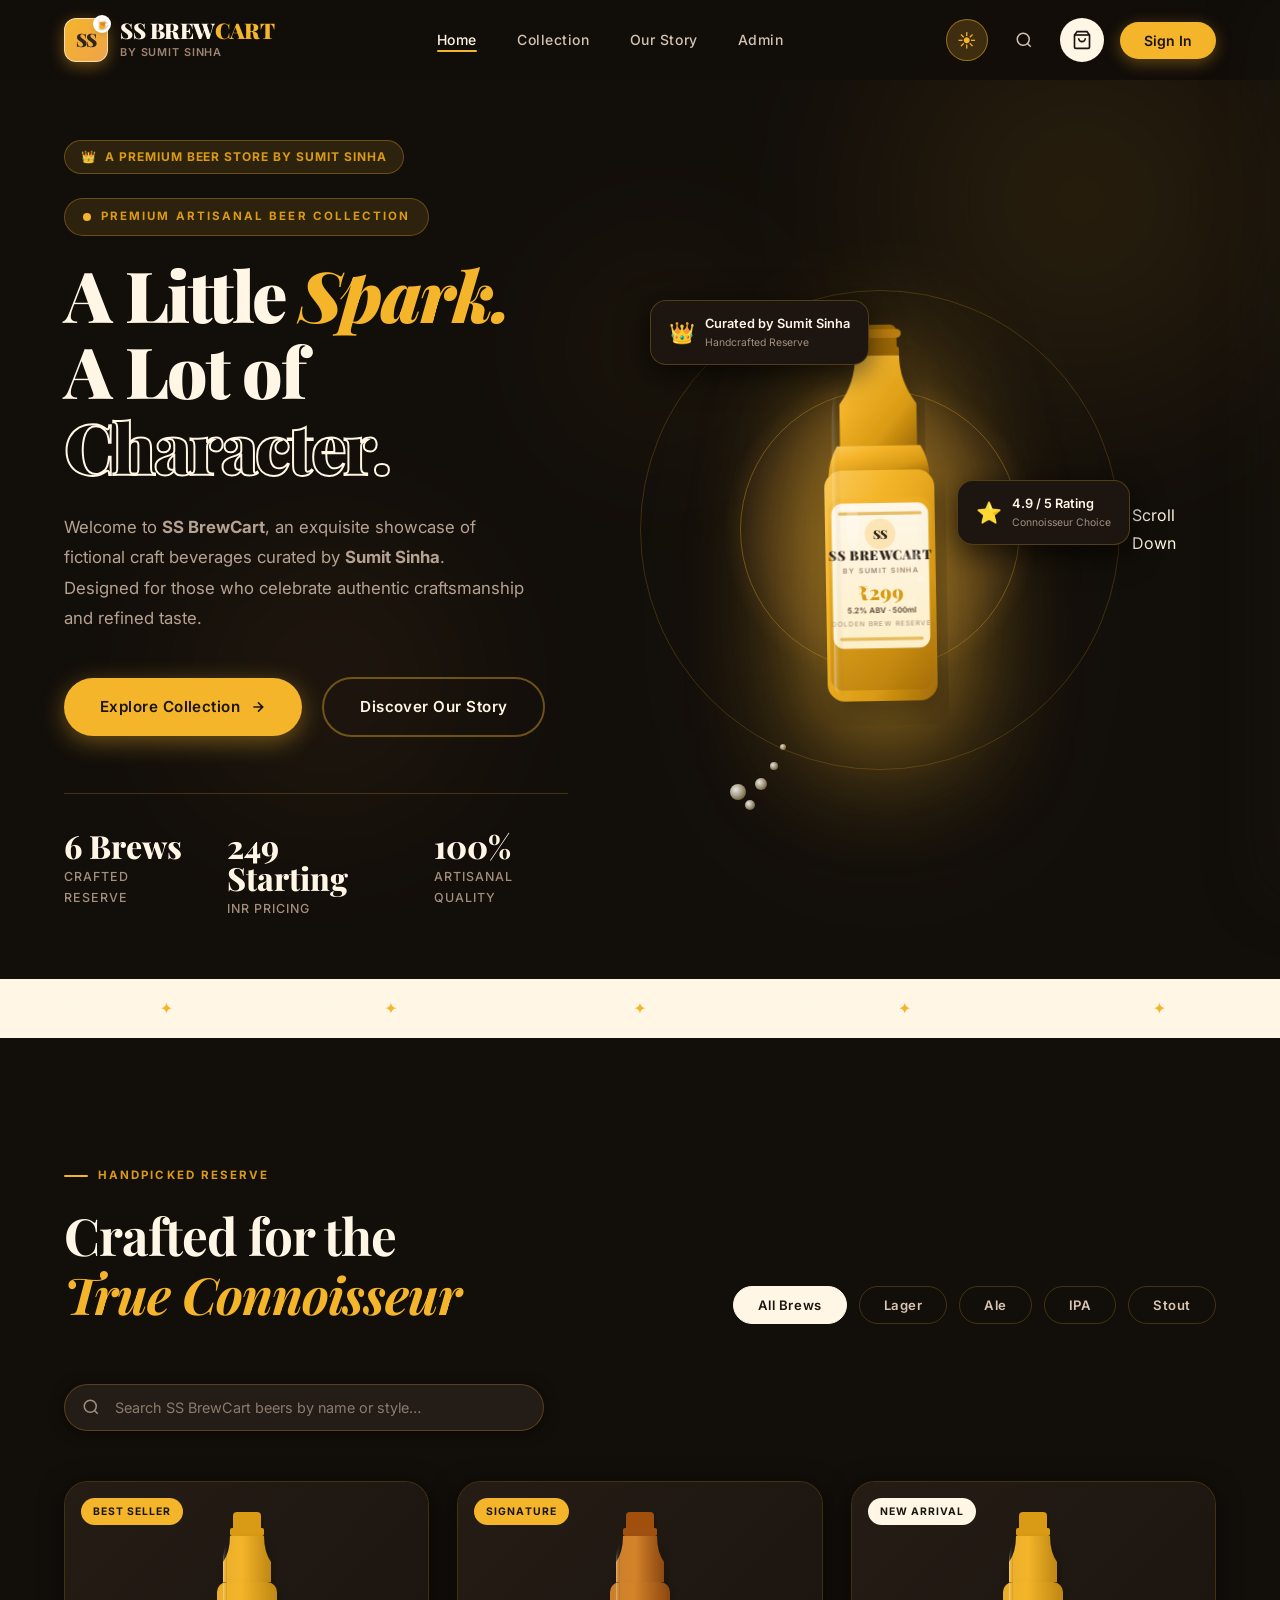
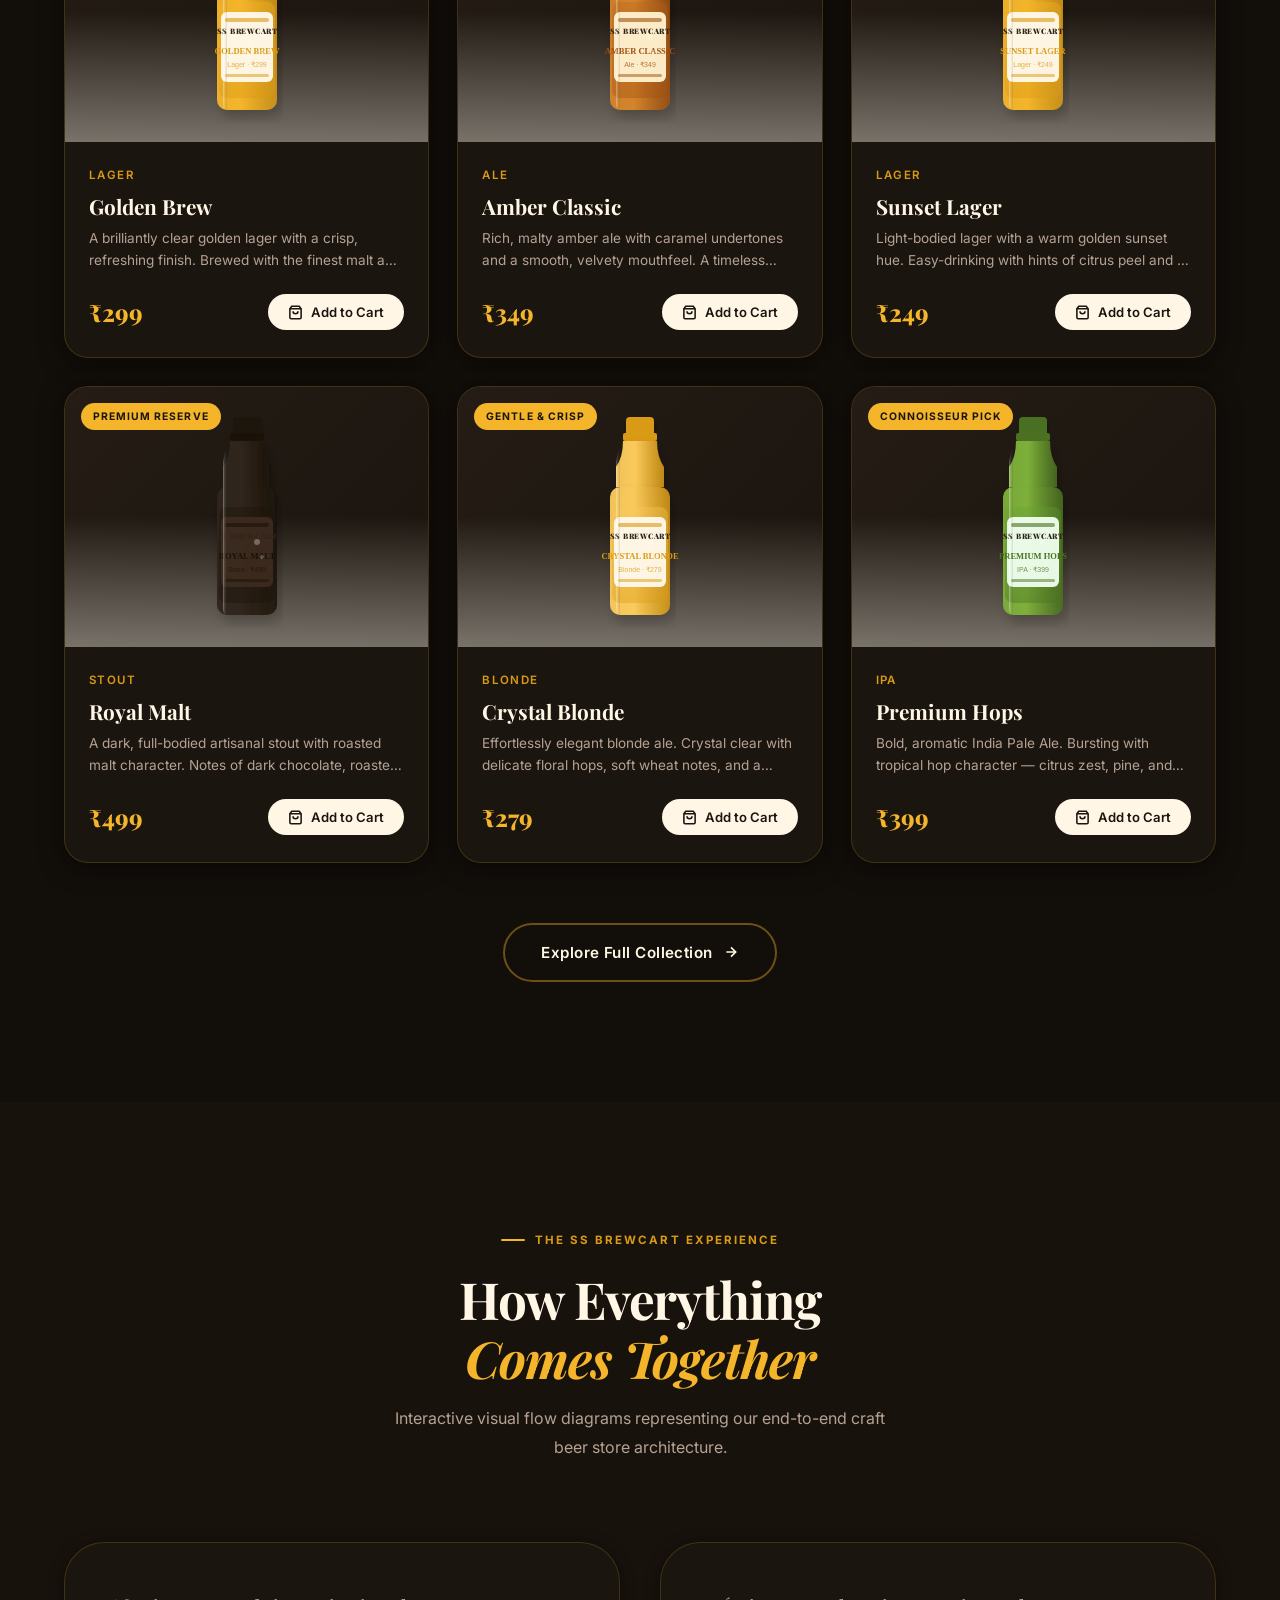
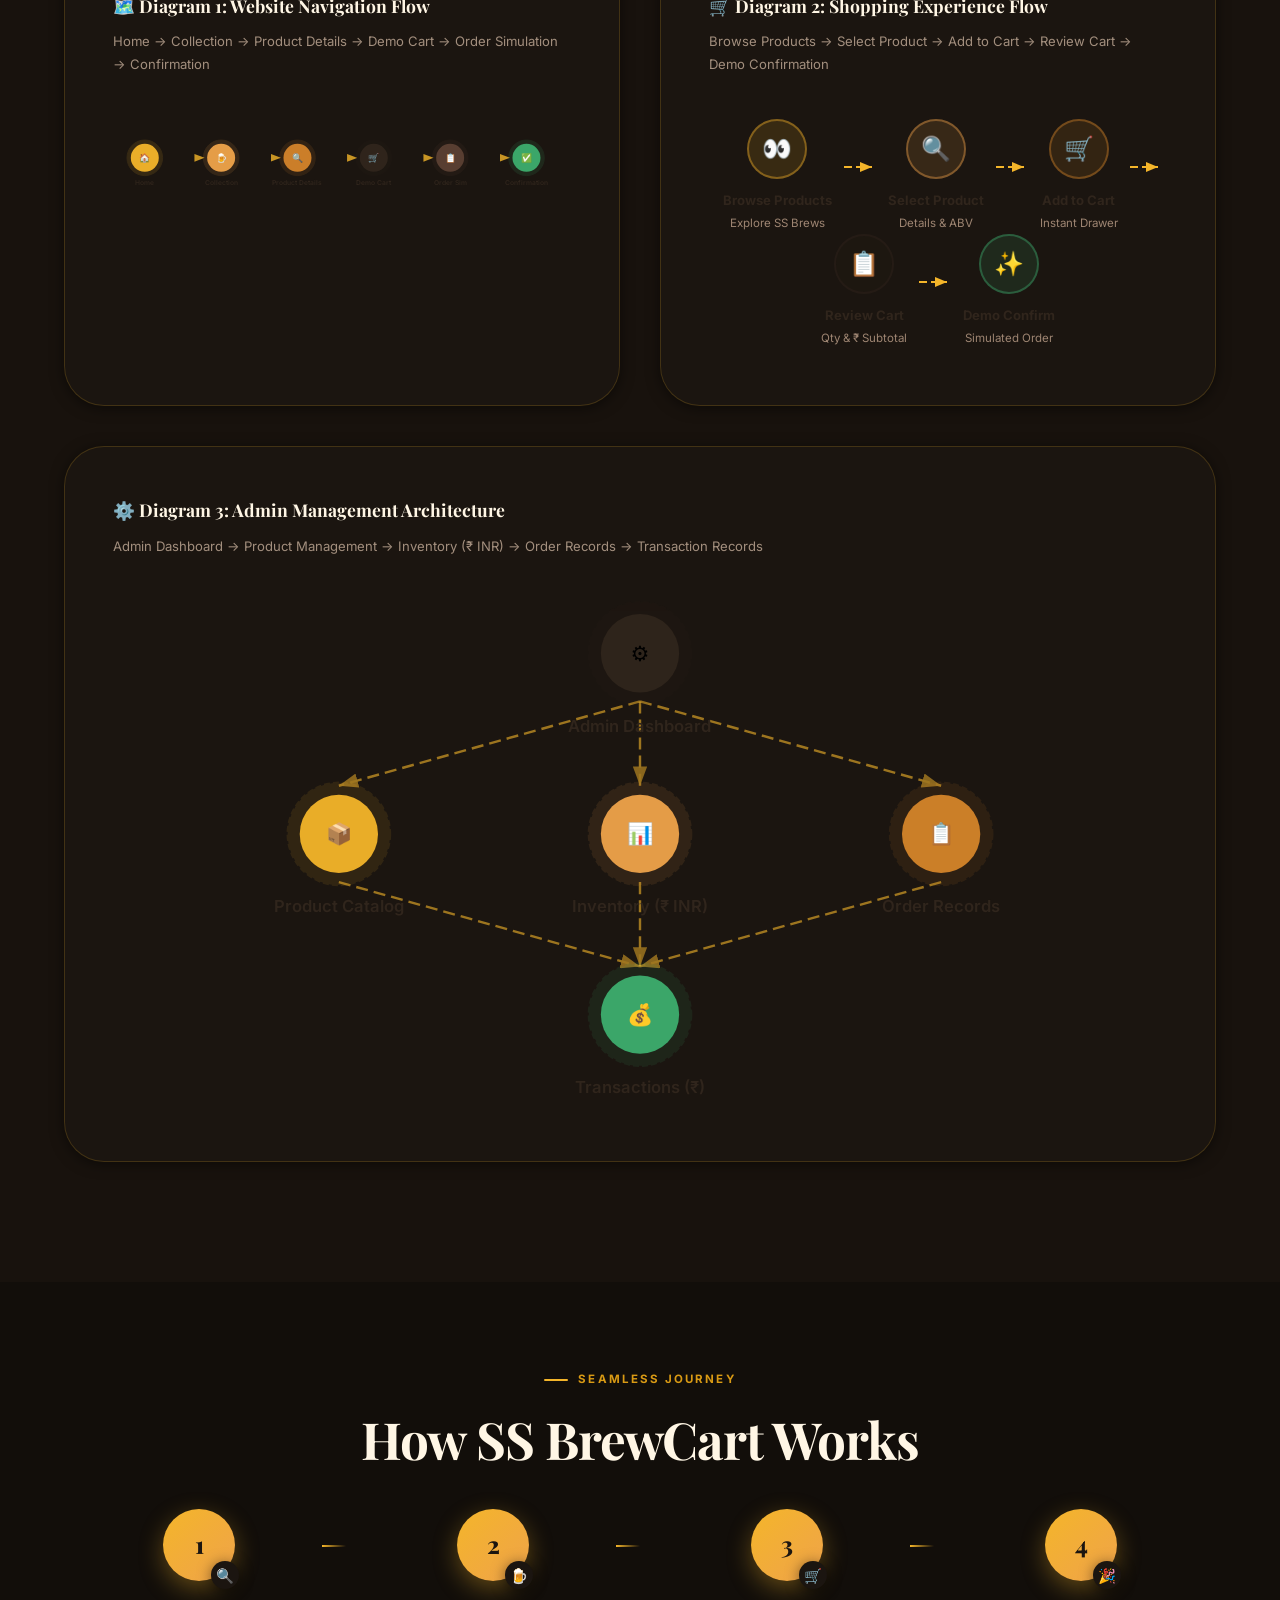
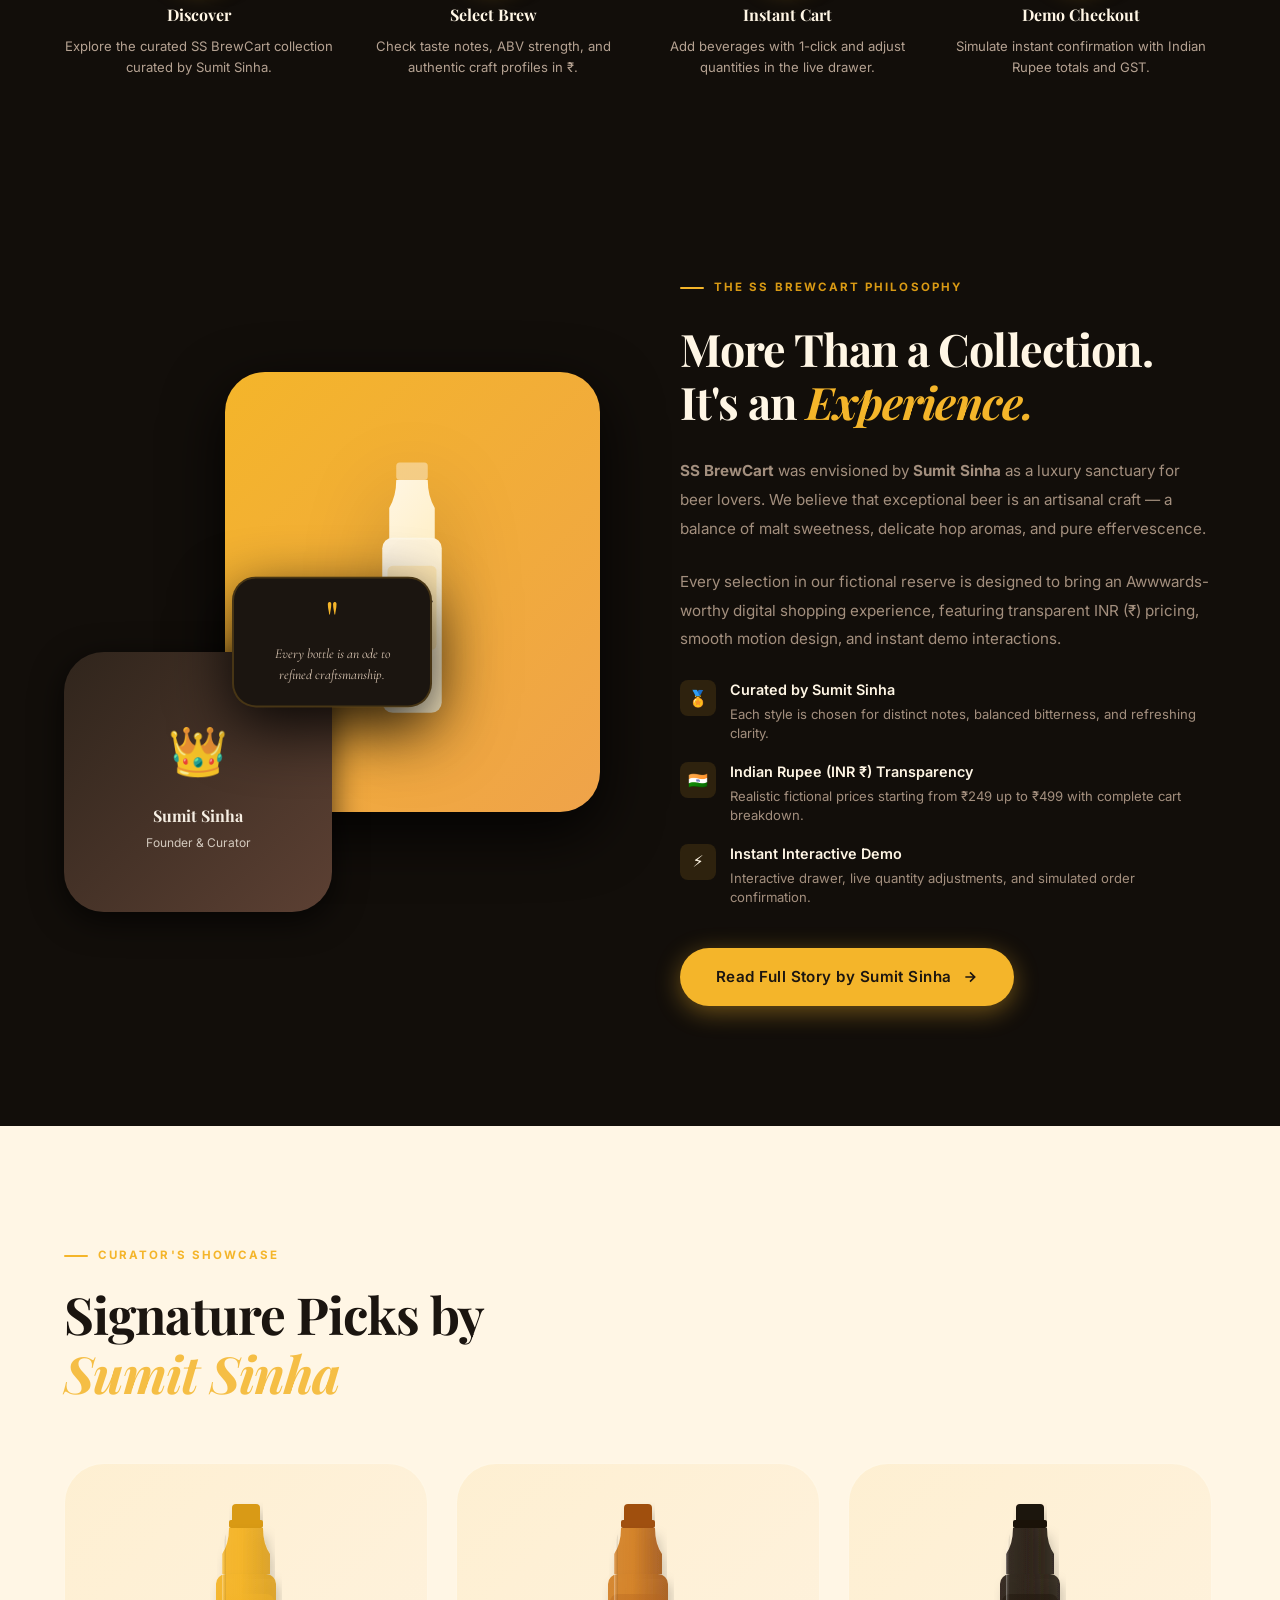
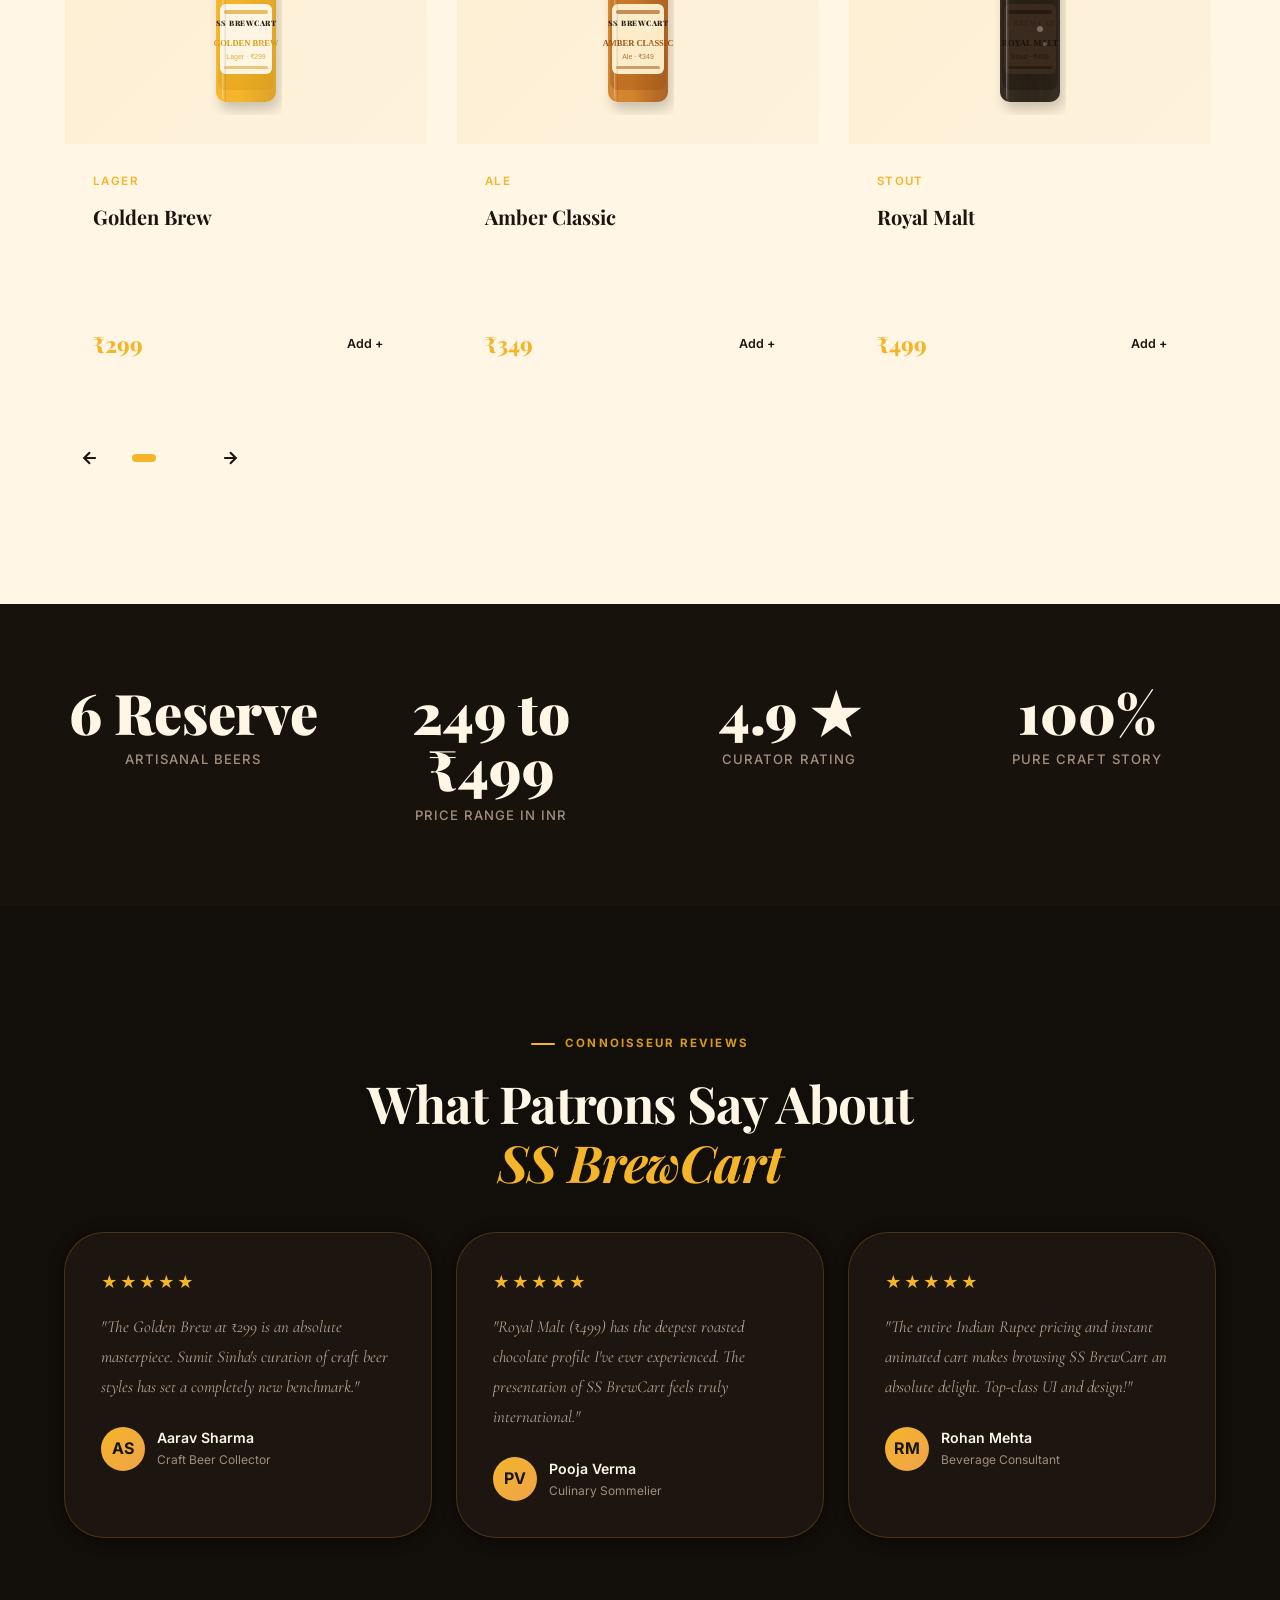
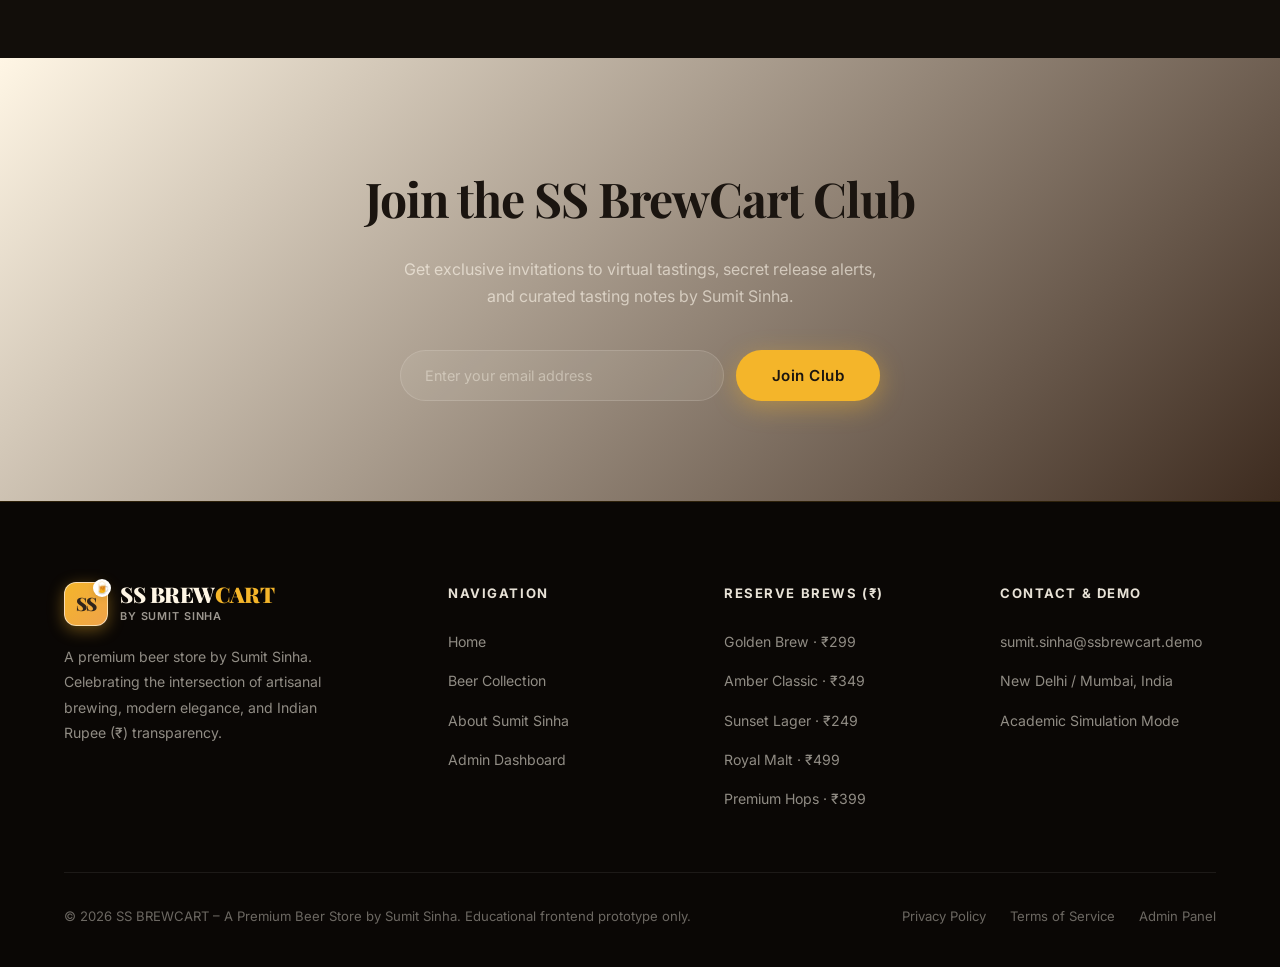
<file: index.html>
<!DOCTYPE html>
<html lang="en" data-theme="dark">
<head>
  <meta charset="UTF-8">
  <meta name="viewport" content="width=device-width, initial-scale=1.0">
  <meta name="description" content="SS BREWCART – A Premium Beer Store by Sumit Sinha. Discover our exceptional collection of artisanal craft brews priced in Indian Rupees (₹).">
  <title>SS BREWCART – A Premium Beer Store by Sumit Sinha</title>
  <script>
    (function() {
      const saved = localStorage.getItem('ss-brewcart-theme') || 'dark';
      document.documentElement.setAttribute('data-theme', saved);
    })();
  </script>
  <link rel="preconnect" href="https://fonts.googleapis.com">
  <link rel="preconnect" href="https://fonts.gstatic.com" crossorigin>
  <link href="https://fonts.googleapis.com/css2?family=Playfair+Display:ital,wght@0,400;0,600;0,700;0,900;1,400;1,700&family=Inter:wght@300;400;500;600;700&family=DM+Serif+Display:ital@0;1&family=Cormorant+Garamond:ital,wght@0,300;0,400;0,600;1,300;1,400&display=swap" rel="stylesheet">
  <link rel="stylesheet" href="css/style.css">
  <link rel="stylesheet" href="css/animations.css">
  <link rel="stylesheet" href="css/responsive.css">
  <style>
    /* Premium SS Monogram Logo Styles */
    .brand-logo-wrap {
      display: flex;
      align-items: center;
      gap: 12px;
      text-decoration: none;
    }
    .ss-monogram {
      width: 44px;
      height: 44px;
      border-radius: 12px;
      background: linear-gradient(135deg, #F4B52A, #EFA34A);
      display: flex;
      align-items: center;
      justify-content: center;
      box-shadow: 0 4px 16px rgba(244, 181, 42, 0.4);
      border: 1px solid rgba(255, 255, 255, 0.6);
      position: relative;
      flex-shrink: 0;
      transition: transform 0.3s cubic-bezier(0.34, 1.56, 0.64, 1);
    }
    .brand-logo-wrap:hover .ss-monogram {
      transform: scale(1.08) rotate(-4deg);
    }
    .ss-monogram-text {
      font-family: 'Playfair Display', Georgia, serif;
      font-weight: 900;
      font-size: 1.15rem;
      color: #30251C;
      letter-spacing: -0.05em;
      line-height: 1;
    }
    .ss-monogram-hop {
      position: absolute;
      top: -4px;
      right: -4px;
      font-size: 0.75rem;
      background: #FFFFFF;
      border-radius: 50%;
      width: 18px;
      height: 18px;
      display: flex;
      align-items: center;
      justify-content: center;
      box-shadow: 0 2px 6px rgba(0,0,0,0.1);
    }
    .brand-titles {
      display: flex;
      flex-direction: column;
    }
    .brand-main-title {
      font-family: 'Playfair Display', Georgia, serif;
      font-size: 1.35rem;
      font-weight: 900;
      color: #30251C;
      letter-spacing: -0.02em;
      line-height: 1.1;
    }
    .brand-main-title span { color: #F4B52A; }
    .brand-curator-tag {
      font-family: 'Inter', sans-serif;
      font-size: 0.68rem;
      font-weight: 600;
      letter-spacing: 0.08em;
      text-transform: uppercase;
      color: #9E8572;
    }
    .hero-curator-badge {
      display: inline-flex;
      align-items: center;
      gap: 8px;
      background: rgba(244,181,42,0.12);
      border: 1px solid rgba(244,181,42,0.3);
      padding: 6px 16px;
      border-radius: 999px;
      margin-bottom: 24px;
      font-size: 0.75rem;
      font-weight: 700;
      color: #D99A14;
      letter-spacing: 0.08em;
      text-transform: uppercase;
    }
    .hero-bottle-svg { width: 260px; height: 440px; }
  </style>
</head>
<body>

<!-- PAGE TRANSITION -->
<div class="page-transition"></div>

<!-- LOADING SCREEN -->
<div id="loading-screen">
  <div class="ss-monogram" style="width:64px; height:64px; border-radius:18px;">
    <span class="ss-monogram-text" style="font-size:1.8rem;">SS</span>
    <span class="ss-monogram-hop" style="width:24px; height:24px; font-size:1rem; top:-6px; right:-6px;">🍺</span>
  </div>
  <div class="loader-logo">SS BREW<span>CART</span></div>
  <div style="font-size:0.82rem; font-weight:600; color:#9E8572; letter-spacing:0.12em; text-transform:uppercase;">
    A Premium Beer Store by Sumit Sinha
  </div>
  <div class="loader-bar-wrap" style="margin-top:8px;">
    <div class="loader-bar"></div>
  </div>
  <div class="loader-text">Pouring India's finest craft experience…</div>
</div>

<!-- TOAST NOTIFICATION -->
<div class="toast" id="toast"></div>

<!-- ==============================
     NAVBAR
     ============================== -->
<nav id="navbar">
  <div class="nav-inner">
    <a href="index.html" class="brand-logo-wrap">
      <div class="ss-monogram">
        <span class="ss-monogram-text">SS</span>
        <span class="ss-monogram-hop">🍺</span>
      </div>
      <div class="brand-titles">
        <div class="brand-main-title">SS BREW<span>CART</span></div>
        <div class="brand-curator-tag">By Sumit Sinha</div>
      </div>
    </a>

    <ul class="nav-links">
      <li><a href="index.html" class="active">Home</a></li>
      <li><a href="collection.html">Collection</a></li>
      <li><a href="about.html">Our Story</a></li>
      <li><a href="admin.html">Admin</a></li>
    </ul>

    <div class="nav-actions">
      <button class="btn-theme-toggle" title="Switch theme" aria-label="Toggle theme">🌙</button>
      <button class="btn-nav-search" title="Search" aria-label="Search">
        <svg width="18" height="18" viewBox="0 0 24 24" fill="none" stroke="currentColor" stroke-width="2"><circle cx="11" cy="11" r="8"/><line x1="21" y1="21" x2="16.65" y2="16.65"/></svg>
      </button>
      <button class="btn-cart" title="Cart" aria-label="Open cart">
        <svg width="20" height="20" viewBox="0 0 24 24" fill="none" stroke="currentColor" stroke-width="2"><path d="M6 2L3 6v14a2 2 0 002 2h14a2 2 0 002-2V6l-3-4z"/><line x1="3" y1="6" x2="21" y2="6"/><path d="M16 10a4 4 0 01-8 0"/></svg>
        <span class="cart-count">0</span>
      </button>
      <button class="btn-login">Sign In</button>
      <button class="hamburger" aria-label="Menu">
        <span></span><span></span><span></span>
      </button>
    </div>
  </div>
</nav>

<!-- MOBILE NAV -->
<div class="mobile-nav">
  <div style="text-align:center; margin-bottom:12px;">
    <div class="brand-main-title" style="font-size:1.8rem;">SS BREW<span>CART</span></div>
    <div class="brand-curator-tag" style="font-size:0.8rem; margin-top:4px;">A Premium Beer Store by Sumit Sinha</div>
  </div>
  <a href="index.html">Home</a>
  <a href="collection.html">Collection</a>
  <a href="about.html">Our Story</a>
  <a href="admin.html">Admin</a>
  <a href="#" class="login-link">Sign In</a>
</div>

<!-- ==============================
     HERO SECTION
     ============================== -->
<section id="hero">
  <!-- Ambient blobs -->
  <div class="hero-blob hero-blob-1"></div>
  <div class="hero-blob hero-blob-2"></div>
  <div class="hero-blob hero-blob-3"></div>

  <div class="hero-inner container">
    <!-- LEFT CONTENT -->
    <div class="hero-left">
      <div class="hero-curator-badge hero-label-enter">
        <span>👑</span>
        <span>A Premium Beer Store by Sumit Sinha</span>
      </div>

      <div class="hero-animated-label hero-label-enter" style="margin-bottom:20px;">
        <span class="label-dot"></span>
        <span>PREMIUM ARTISANAL BEER COLLECTION</span>
      </div>

      <h1 class="hero-title hero-title-enter">
        <span class="line">A Little <em class="title-em">Spark.</em></span>
        <span class="line">A Lot of</span>
        <span class="line"><span class="title-outline">Character.</span></span>
      </h1>

      <p class="hero-desc hero-desc-enter">
        Welcome to <strong>SS BrewCart</strong>, an exquisite showcase of fictional craft beverages curated by <strong>Sumit Sinha</strong>. Designed for those who celebrate authentic craftsmanship and refined taste.
      </p>

      <div class="hero-cta hero-cta-enter">
        <a href="collection.html" class="btn-primary">
          Explore Collection
          <svg width="16" height="16" viewBox="0 0 24 24" fill="none" stroke="currentColor" stroke-width="2.5"><path d="M5 12h14M12 5l7 7-7 7"/></svg>
        </a>
        <a href="about.html" class="btn-outline">
          Discover Our Story
        </a>
      </div>

      <div class="hero-stats hero-stats-enter">
        <div class="hero-stat">
          <div class="hero-stat-num" data-count="6" data-suffix=" Brews">0</div>
          <div class="hero-stat-label">Crafted Reserve</div>
        </div>
        <div class="hero-stat">
          <div class="hero-stat-num" data-count="249" data-suffix=" Starting">₹0</div>
          <div class="hero-stat-label">INR Pricing</div>
        </div>
        <div class="hero-stat">
          <div class="hero-stat-num" data-count="100" data-suffix="%">0</div>
          <div class="hero-stat-label">Artisanal Quality</div>
        </div>
      </div>
    </div>

    <!-- RIGHT – BOTTLE STAGE -->
    <div class="hero-right">
      <div class="bottle-stage">
        <!-- Decorative rings -->
        <div class="bottle-ring bottle-ring-1 rings-enter"></div>
        <div class="bottle-ring bottle-ring-2 rings-enter"></div>
        <div class="bottle-ring bottle-ring-3 rings-enter"></div>

        <!-- Glow -->
        <div class="bottle-glow"></div>

        <!-- HERO BOTTLE SVG -->
        <div class="bottle-svg-wrap bottle-enter">
          <svg class="hero-bottle-svg" viewBox="0 0 200 400" style="overflow:visible; filter:drop-shadow(0 30px 60px rgba(244,181,42,0.5)) drop-shadow(0 10px 30px rgba(48,37,28,0.2))">
            <defs>
              <linearGradient id="heroBodyGrad" x1="0" y1="0" x2="1" y2="1">
                <stop offset="0%" stop-color="#FACA5C"/>
                <stop offset="30%" stop-color="#F4B52A"/>
                <stop offset="70%" stop-color="#D99A14"/>
                <stop offset="100%" stop-color="#A06A05"/>
              </linearGradient>
              <linearGradient id="heroShineGrad" x1="0" y1="0" x2="1" y2="0">
                <stop offset="0%" stop-color="rgba(255,255,255,0.5)"/>
                <stop offset="30%" stop-color="rgba(255,255,255,0.15)"/>
                <stop offset="100%" stop-color="rgba(0,0,0,0.0)"/>
              </linearGradient>
              <linearGradient id="heroLiqGrad" x1="0" y1="0" x2="0" y2="1">
                <stop offset="0%" stop-color="rgba(244,181,42,0.85)"/>
                <stop offset="100%" stop-color="rgba(160,106,5,0.95)"/>
              </linearGradient>
              <linearGradient id="heroLabelGrad" x1="0" y1="0" x2="0" y2="1">
                <stop offset="0%" stop-color="#FFFAF0"/>
                <stop offset="100%" stop-color="#FFF3D0"/>
              </linearGradient>
              <filter id="heroShadow">
                <feDropShadow dx="8" dy="12" stdDeviation="10" flood-color="rgba(0,0,0,0.25)"/>
              </filter>
            </defs>

            <!-- BOTTLE CAP -->
            <rect x="82" y="18" width="36" height="28" rx="6" fill="#A06A05"/>
            <rect x="78" y="22" width="44" height="8" rx="4" fill="#C08010"/>
            <rect x="80" y="38" width="40" height="8" rx="2" fill="#A06A05"/>

            <!-- NECK -->
            <path d="M80 46 Q80 70 65 90 L65 130 L135 130 L135 90 Q120 70 120 46 Z"
              fill="url(#heroBodyGrad)" filter="url(#heroShadow)"/>

            <!-- SHOULDERS & BODY -->
            <path d="M62 128 Q55 140 54 155 L146 155 Q145 140 138 128 Z" fill="url(#heroBodyGrad)"/>
            <rect x="50" y="150" width="100" height="210" rx="16" fill="url(#heroBodyGrad)" filter="url(#heroShadow)"/>

            <!-- LIQUID EFFECT -->
            <rect x="53" y="175" width="94" height="175" rx="12" fill="url(#heroLiqGrad)" opacity="0.45"/>

            <!-- LABEL BACKGROUND -->
            <rect x="56" y="180" width="88" height="132" rx="10" fill="url(#heroLabelGrad)" opacity="0.96"/>

            <!-- LABEL TOP ACCENTS -->
            <rect x="62" y="188" width="76" height="3" rx="1.5" fill="#D99A14" opacity="0.6"/>

            <!-- SS MONOGRAM ON BOTTLE -->
            <circle cx="100" cy="208" r="14" fill="#F4B52A" opacity="0.25"/>
            <text x="100" y="213" text-anchor="middle" font-family="'Playfair Display',serif" font-size="11" font-weight="900" fill="#30251C">SS</text>

            <!-- LABEL TEXT -->
            <text x="100" y="232" text-anchor="middle" font-family="'Playfair Display',serif" font-size="12" font-weight="900" fill="#30251C" letter-spacing="0.5">SS BREWCART</text>
            <text x="100" y="244" text-anchor="middle" font-family="'Inter',sans-serif" font-size="6.5" font-weight="600" fill="#9E8572" letter-spacing="1">BY SUMIT SINHA</text>

            <!-- ABV & VOLUME -->
            <text x="100" y="268" text-anchor="middle" font-family="'Playfair Display',serif" font-size="18" font-weight="900" fill="#D99A14">₹299</text>
            <text x="100" y="280" text-anchor="middle" font-family="'Inter',sans-serif" font-size="7" fill="#5C4033" font-weight="600">5.2% ABV · 500ml</text>
            <text x="100" y="292" text-anchor="middle" font-family="'Inter',sans-serif" font-size="6" fill="#9E8572" letter-spacing="1">GOLDEN BREW RESERVE</text>

            <rect x="62" y="302" width="76" height="3" rx="1.5" fill="#D99A14" opacity="0.6"/>

            <!-- SHINE HIGHLIGHT -->
            <path d="M58 100 Q58 85 65 70 L65 355 Q58 355 56 345 Z" fill="url(#heroShineGrad)" rx="6" opacity="0.8"/>
            <ellipse cx="75" cy="200" rx="6" ry="20" fill="rgba(255,255,255,0.25)"/>

            <!-- BUBBLE HIGHLIGHTS -->
            <circle cx="130" cy="230" r="5" fill="rgba(255,255,255,0.3)"/>
            <circle cx="136" cy="250" r="3" fill="rgba(255,255,255,0.25)"/>
            <circle cx="128" cy="270" r="4" fill="rgba(255,255,255,0.2)"/>
          </svg>
        </div>

        <!-- FLOATING CARDS -->
        <div class="float-card float-card-1 float-card-1-enter">
          <div class="float-card-icon">👑</div>
          <div>
            <span>Curated by Sumit Sinha</span>
            <span class="float-card-label">Handcrafted Reserve</span>
          </div>
        </div>

        <div class="float-card float-card-2 float-card-2-enter">
          <div class="float-card-icon">🇮🇳</div>
          <div>
            <span>Starting at ₹249</span>
            <span class="float-card-label">All Prices in INR (₹)</span>
          </div>
        </div>

        <div class="float-card float-card-3 float-card-3-enter">
          <div class="float-card-icon">⭐</div>
          <div>
            <span>4.9 / 5 Rating</span>
            <span class="float-card-label">Connoisseur Choice</span>
          </div>
        </div>
      </div>
    </div>
  </div>

  <div class="scroll-indicator">
    <span>Scroll Down</span>
    <div class="scroll-line"></div>
  </div>
</section>

<!-- ==============================
     MARQUEE STRIP
     ============================== -->
<div class="marquee-strip">
  <div class="marquee-track">
    <span class="marquee-item">SS BREWCART <span class="sep">✦</span></span>
    <span class="marquee-item">By Sumit Sinha <span class="sep">✦</span></span>
    <span class="marquee-item">Golden Brew ₹299 <span class="sep">✦</span></span>
    <span class="marquee-item">Amber Classic ₹349 <span class="sep">✦</span></span>
    <span class="marquee-item">Sunset Lager ₹249 <span class="sep">✦</span></span>
    <span class="marquee-item">Royal Malt ₹499 <span class="sep">✦</span></span>
    <span class="marquee-item">Crystal Blonde ₹279 <span class="sep">✦</span></span>
    <span class="marquee-item">Premium Hops ₹399 <span class="sep">✦</span></span>
  </div>
</div>

<!-- ==============================
     PRODUCTS SECTION
     ============================== -->
<section id="products" class="section">
  <div class="container">
    <div class="products-header">
      <div>
        <span class="section-label reveal">Handpicked Reserve</span>
        <h2 class="section-title reveal delay-1">Crafted for the<br><em style="font-style:italic; color:var(--primary)">True Connoisseur</em></h2>
      </div>
      <div class="products-header-right">
        <button class="filter-btn active" data-filter="All">All Brews</button>
        <button class="filter-btn" data-filter="Lager">Lager</button>
        <button class="filter-btn" data-filter="Ale">Ale</button>
        <button class="filter-btn" data-filter="IPA">IPA</button>
        <button class="filter-btn" data-filter="Stout">Stout</button>
      </div>
    </div>

    <div class="search-wrap reveal">
      <svg class="search-icon" width="18" height="18" viewBox="0 0 24 24" fill="none" stroke="currentColor" stroke-width="2"><circle cx="11" cy="11" r="8"/><line x1="21" y1="21" x2="16.65" y2="16.65"/></svg>
      <input type="text" placeholder="Search SS BrewCart beers by name or style…" aria-label="Search products">
    </div>

    <div class="products-grid stagger-wrap" id="products-grid">
      <!-- Rendered by main.js with ₹ prices and Add to Cart -->
    </div>

    <div class="text-center mt-lg reveal">
      <a href="collection.html" class="btn-outline" style="display:inline-flex;">
        Explore Full Collection
        <svg width="16" height="16" viewBox="0 0 24 24" fill="none" stroke="currentColor" stroke-width="2.5"><path d="M5 12h14M12 5l7 7-7 7"/></svg>
      </a>
    </div>
  </div>
</section>

<!-- ==============================
     EXPERIENCE / DIAGRAMS SECTION
     ============================== -->
<section id="experience" class="section">
  <div class="container">
    <div class="experience-header reveal">
      <span class="section-label">The SS BrewCart Experience</span>
      <h2 class="section-title" style="text-align:center; margin-bottom:16px;">How Everything<br><em style="font-style:italic; color:var(--primary)">Comes Together</em></h2>
      <p class="section-subtitle" style="text-align:center; margin:0 auto;">Interactive visual flow diagrams representing our end-to-end craft beer store architecture.</p>
    </div>

    <div class="diagrams-grid">
      <!-- Diagram 1: Navigation Flow -->
      <div class="diagram-card reveal">
        <div class="diagram-title">🗺️ Diagram 1: Website Navigation Flow</div>
        <div class="diagram-sub">Home → Collection → Product Details → Demo Cart → Order Simulation → Confirmation</div>
        <div id="diagram-nav-flow"></div>
      </div>

      <!-- Diagram 2: Shopping Flow -->
      <div class="diagram-card reveal delay-1">
        <div class="diagram-title">🛒 Diagram 2: Shopping Experience Flow</div>
        <div class="diagram-sub">Browse Products → Select Product → Add to Cart → Review Cart → Demo Confirmation</div>
        <div id="diagram-shopping-flow"></div>
      </div>

      <!-- Diagram 3: Admin Management Flow -->
      <div class="diagram-card full reveal">
        <div class="diagram-title">⚙️ Diagram 3: Admin Management Architecture</div>
        <div class="diagram-sub">Admin Dashboard → Product Management → Inventory (₹ INR) → Order Records → Transaction Records</div>
        <div id="diagram-admin-flow" style="text-align:center;"></div>
      </div>
    </div>
  </div>
</section>

<!-- ==============================
     HOW IT WORKS PROCESS
     ============================== -->
<section id="how-it-works" class="section-sm" style="background:var(--bg-cream); padding:80px 5%;">
  <div class="container">
    <div class="text-center mb-md">
      <span class="section-label reveal" style="justify-content:center;">Seamless Journey</span>
      <h2 class="section-title reveal delay-1" style="text-align:center;">How SS BrewCart Works</h2>
    </div>
    <div id="process-diagram"></div>
  </div>
</section>

<!-- ==============================
     BRAND STORY SECTION
     ============================== -->
<section id="brand-story" class="section">
  <div class="container">
    <div class="story-inner">
      <div class="story-visual reveal-left">
        <div class="story-img-main">
          <svg viewBox="0 0 160 320" width="140" height="280" style="filter:drop-shadow(0 20px 40px rgba(0,0,0,0.2))">
            <defs>
              <linearGradient id="storyBotGrad" x1="0" y1="0" x2="1" y2="1">
                <stop offset="0%" stop-color="#FFF9ED"/>
                <stop offset="100%" stop-color="#FFF3D0"/>
              </linearGradient>
            </defs>
            <rect x="62" y="12" width="36" height="20" rx="4" fill="rgba(255,255,255,0.4)"/>
            <path d="M62 32 Q62 50 54 64 L54 100 L106 100 L106 64 Q98 50 98 32Z" fill="url(#storyBotGrad)" opacity="0.95"/>
            <rect x="46" y="98" width="68" height="200" rx="12" fill="url(#storyBotGrad)" opacity="0.95"/>
            <rect x="52" y="130" width="56" height="96" rx="6" fill="rgba(244,181,42,0.2)"/>
            <text x="80" y="160" text-anchor="middle" font-family="'Playfair Display',serif" font-size="12" font-weight="900" fill="#30251C">SS</text>
            <text x="80" y="176" text-anchor="middle" font-family="'Playfair Display',serif" font-size="8.5" font-weight="800" fill="#30251C">BREWCART</text>
            <text x="80" y="190" text-anchor="middle" font-family="'Inter',sans-serif" font-size="6.5" font-weight="700" fill="#9E8572">SUMIT SINHA</text>
          </svg>
        </div>
        <div class="story-img-accent">
          <div style="text-align:center; color:rgba(255,249,237,0.95);">
            <div style="font-size:3rem; margin-bottom:10px;">👑</div>
            <div style="font-family:'Playfair Display',serif; font-size:1rem; font-weight:700;">Sumit Sinha</div>
            <div style="font-size:0.75rem; opacity:0.8; margin-top:4px;">Founder & Curator</div>
          </div>
        </div>
        <div class="story-quote-block">
          <div class="quote-mark">"</div>
          <p>Every bottle is an ode to refined craftsmanship.</p>
        </div>
      </div>

      <div class="story-text reveal-right">
        <div class="story-eyebrow">The SS BrewCart Philosophy</div>
        <h2 class="story-title">More Than a Collection.<br>It's an <em>Experience.</em></h2>
        <p class="story-body">
          <strong>SS BrewCart</strong> was envisioned by <strong>Sumit Sinha</strong> as a luxury sanctuary for beer lovers. We believe that exceptional beer is an artisanal craft — a balance of malt sweetness, delicate hop aromas, and pure effervescence.
        </p>
        <p class="story-body">
          Every selection in our fictional reserve is designed to bring an Awwwards-worthy digital shopping experience, featuring transparent INR (₹) pricing, smooth motion design, and instant demo interactions.
        </p>

        <div class="story-features">
          <div class="story-feature-item">
            <div class="story-feature-icon">🏅</div>
            <div>
              <div class="story-feature-title">Curated by Sumit Sinha</div>
              <div class="story-feature-desc">Each style is chosen for distinct notes, balanced bitterness, and refreshing clarity.</div>
            </div>
          </div>
          <div class="story-feature-item">
            <div class="story-feature-icon">🇮🇳</div>
            <div>
              <div class="story-feature-title">Indian Rupee (INR ₹) Transparency</div>
              <div class="story-feature-desc">Realistic fictional prices starting from ₹249 up to ₹499 with complete cart breakdown.</div>
            </div>
          </div>
          <div class="story-feature-item">
            <div class="story-feature-icon">⚡</div>
            <div>
              <div class="story-feature-title">Instant Interactive Demo</div>
              <div class="story-feature-desc">Interactive drawer, live quantity adjustments, and simulated order confirmation.</div>
            </div>
          </div>
        </div>

        <a href="about.html" class="btn-primary">
          Read Full Story by Sumit Sinha
          <svg width="16" height="16" viewBox="0 0 24 24" fill="none" stroke="currentColor" stroke-width="2.5"><path d="M5 12h14M12 5l7 7-7 7"/></svg>
        </a>
      </div>
    </div>
  </div>
</section>

<!-- ==============================
     FEATURED CAROUSEL
     ============================== -->
<section id="featured" class="section">
  <div class="container">
    <div class="reveal">
      <div class="featured-label">Curator's Showcase</div>
      <h2 class="featured-title">Signature Picks by<br><span style="font-style:italic; opacity:0.85; color:var(--primary)">Sumit Sinha</span></h2>
    </div>

    <div class="carousel-wrap reveal">
      <div class="carousel-track">
        <!-- Rendered by main.js with ₹ prices -->
      </div>
    </div>

    <div class="carousel-nav">
      <button class="carousel-btn carousel-prev" aria-label="Previous">
        <svg width="20" height="20" viewBox="0 0 24 24" fill="none" stroke="currentColor" stroke-width="2.5"><path d="M19 12H5M12 19l-7-7 7-7"/></svg>
      </button>
      <div class="carousel-dots">
        <div class="carousel-dot active"></div>
        <div class="carousel-dot"></div>
        <div class="carousel-dot"></div>
      </div>
      <button class="carousel-btn carousel-next" aria-label="Next">
        <svg width="20" height="20" viewBox="0 0 24 24" fill="none" stroke="currentColor" stroke-width="2.5"><path d="M5 12h14M12 5l7 7-7 7"/></svg>
      </button>
    </div>
  </div>
</section>

<!-- ==============================
     STATS BAR
     ============================== -->
<section id="stats" class="section-sm" style="padding:80px 5%; background:var(--bg-beige);">
  <div class="container">
    <div class="stats-grid stagger-wrap">
      <div class="stat-block stagger-item text-center">
        <div class="stat-num"><span data-count="6" data-suffix=" Reserve">0</span></div>
        <div class="stat-label">Artisanal Beers</div>
      </div>
      <div class="stat-block stagger-item text-center">
        <div class="stat-num"><span data-count="249" data-suffix=" to ₹499">₹</span></div>
        <div class="stat-label">Price Range in INR</div>
      </div>
      <div class="stat-block stagger-item text-center">
        <div class="stat-num"><span data-count="4.9" data-suffix=" ★">0</span></div>
        <div class="stat-label">Curator Rating</div>
      </div>
      <div class="stat-block stagger-item text-center">
        <div class="stat-num"><span data-count="100" data-suffix="%">0</span></div>
        <div class="stat-label">Pure Craft Story</div>
      </div>
    </div>
  </div>
</section>

<!-- ==============================
     TESTIMONIALS
     ============================== -->
<section id="testimonials" class="section">
  <div class="container">
    <div class="text-center mb-md reveal">
      <span class="section-label" style="justify-content:center;">Connoisseur Reviews</span>
      <h2 class="section-title" style="text-align:center;">What Patrons Say About<br><em style="font-style:italic; color:var(--primary)">SS BrewCart</em></h2>
    </div>

    <div class="testimonials-grid stagger-wrap">
      <div class="testimonial-card stagger-item">
        <div class="testimonial-stars">★★★★★</div>
        <p class="testimonial-text">"The Golden Brew at ₹299 is an absolute masterpiece. Sumit Sinha's curation of craft beer styles has set a completely new benchmark."</p>
        <div class="testimonial-author">
          <div class="testimonial-avatar">AS</div>
          <div>
            <div class="testimonial-name">Aarav Sharma</div>
            <div class="testimonial-role">Craft Beer Collector</div>
          </div>
        </div>
      </div>

      <div class="testimonial-card stagger-item">
        <div class="testimonial-stars">★★★★★</div>
        <p class="testimonial-text">"Royal Malt (₹499) has the deepest roasted chocolate profile I've ever experienced. The presentation of SS BrewCart feels truly international."</p>
        <div class="testimonial-author">
          <div class="testimonial-avatar">PV</div>
          <div>
            <div class="testimonial-name">Pooja Verma</div>
            <div class="testimonial-role">Culinary Sommelier</div>
          </div>
        </div>
      </div>

      <div class="testimonial-card stagger-item">
        <div class="testimonial-stars">★★★★★</div>
        <p class="testimonial-text">"The entire Indian Rupee pricing and instant animated cart makes browsing SS BrewCart an absolute delight. Top-class UI and design!"</p>
        <div class="testimonial-author">
          <div class="testimonial-avatar">RM</div>
          <div>
            <div class="testimonial-name">Rohan Mehta</div>
            <div class="testimonial-role">Beverage Consultant</div>
          </div>
        </div>
      </div>
    </div>
  </div>
</section>

<!-- ==============================
     NEWSLETTER
     ============================== -->
<section id="newsletter">
  <div class="container">
    <h2 class="nl-title reveal">Join the SS BrewCart Club</h2>
    <p class="nl-desc reveal delay-1">Get exclusive invitations to virtual tastings, secret release alerts, and curated tasting notes by Sumit Sinha.</p>
    <form class="nl-form reveal delay-2">
      <input type="email" placeholder="Enter your email address" aria-label="Email for newsletter">
      <button type="submit" class="btn-primary">Join Club</button>
    </form>
  </div>
</section>

<!-- ==============================
     FOOTER
     ============================== -->
<footer id="footer">
  <div class="container">
    <div class="footer-top">
      <div>
        <div class="brand-logo-wrap" style="margin-bottom:18px;">
          <div class="ss-monogram">
            <span class="ss-monogram-text">SS</span>
            <span class="ss-monogram-hop">🍺</span>
          </div>
          <div class="brand-titles">
            <div class="brand-main-title" style="color:#FFFFFF;">SS BREW<span>CART</span></div>
            <div class="brand-curator-tag" style="color:rgba(255,249,237,0.6);">By Sumit Sinha</div>
          </div>
        </div>
        <p class="footer-desc">A premium beer store by Sumit Sinha. Celebrating the intersection of artisanal brewing, modern elegance, and Indian Rupee (₹) transparency.</p>
      </div>

      <div>
        <div class="footer-col-title">Navigation</div>
        <ul class="footer-links">
          <li><a href="index.html">Home</a></li>
          <li><a href="collection.html">Beer Collection</a></li>
          <li><a href="about.html">About Sumit Sinha</a></li>
          <li><a href="admin.html">Admin Dashboard</a></li>
        </ul>
      </div>

      <div>
        <div class="footer-col-title">Reserve Brews (₹)</div>
        <ul class="footer-links">
          <li><a href="collection.html">Golden Brew · ₹299</a></li>
          <li><a href="collection.html">Amber Classic · ₹349</a></li>
          <li><a href="collection.html">Sunset Lager · ₹249</a></li>
          <li><a href="collection.html">Royal Malt · ₹499</a></li>
          <li><a href="collection.html">Premium Hops · ₹399</a></li>
        </ul>
      </div>

      <div>
        <div class="footer-col-title">Contact & Demo</div>
        <ul class="footer-links">
          <li><a href="mailto:sumit.sinha@ssbrewcart.demo">sumit.sinha@ssbrewcart.demo</a></li>
          <li><a href="#">New Delhi / Mumbai, India</a></li>
          <li><a href="#">Academic Simulation Mode</a></li>
        </ul>
      </div>
    </div>

    <div class="footer-bottom">
      <p class="footer-copy">© 2026 SS BREWCART – A Premium Beer Store by Sumit Sinha. Educational frontend prototype only.</p>
      <div class="footer-legal">
        <a href="#">Privacy Policy</a>
        <a href="#">Terms of Service</a>
        <a href="admin.html">Admin Panel</a>
      </div>
    </div>
  </div>
</footer>

<button id="scroll-top" aria-label="Scroll to top">
  <svg width="20" height="20" viewBox="0 0 24 24" fill="none" stroke="currentColor" stroke-width="2.5"><path d="M18 15l-6-6-6 6"/></svg>
</button>

<!-- ==============================
     CART DRAWER (Live in INR ₹)
     ============================== -->
<div class="cart-overlay"></div>
<div id="cart-drawer">
  <div class="cart-header">
    <div style="display:flex; align-items:center; gap:8px;">
      <div class="ss-monogram" style="width:32px; height:32px; border-radius:8px;">
        <span class="ss-monogram-text" style="font-size:0.85rem;">SS</span>
      </div>
      <div class="cart-header-title">Your Cart</div>
    </div>
    <button class="cart-close" aria-label="Close cart">✕</button>
  </div>
  <div class="cart-items">
    <!-- Populated dynamically by main.js -->
  </div>
  <div class="cart-footer">
    <div class="cart-total-row">
      <span>Subtotal (INR)</span>
      <span class="cart-subtotal">₹0</span>
    </div>
    <div class="cart-total-row">
      <span>Estimated GST (5%)</span>
      <span>Simulated</span>
    </div>
    <div class="cart-total-row grand">
      <span>Total Amount</span>
      <span class="cart-grand-total">₹0</span>
    </div>
    <button class="btn-checkout" onclick="simulateCheckout()">Complete Demo Order (₹) ✓</button>
    <p style="text-align:center; font-size:0.72rem; color:var(--text-muted); margin-top:12px;">
      ⚠️ Educational prototype for SS BrewCart by Sumit Sinha. No real payment is processed.
    </p>
  </div>
</div>

<!-- ==============================
     PRODUCT MODAL
     ============================== -->
<div id="product-modal">
  <div class="modal-overlay"></div>
  <div class="modal-content">
    <div class="modal-img">🍺</div>
    <div class="modal-info">
      <div class="modal-category">Category</div>
      <div class="modal-name">Product Name</div>
      <div class="modal-price">₹0</div>
      <div class="modal-desc">Description goes here.</div>
      <div class="modal-specs"></div>
      <div style="display:flex; gap:12px; flex-wrap:wrap;">
        <button class="btn-primary btn-modal-cart" style="flex:1;">
          Add to Cart
        </button>
        <button onclick="document.getElementById('product-modal').classList.remove('open')" class="btn-outline" style="flex:0 0 auto;">Close</button>
      </div>
      <p style="font-size:0.72rem; color:var(--text-muted); margin-top:16px; text-align:center;">
        🎓 SS BrewCart by Sumit Sinha – Educational Simulation
      </p>
    </div>
    <button class="modal-close" aria-label="Close modal">✕</button>
  </div>
</div>

<!-- ==============================
     LOGIN MODAL
     ============================== -->
<div id="login-modal">
  <div class="modal-overlay"></div>
  <div class="login-modal-content">
    <div class="brand-logo-wrap" style="justify-content:center; margin-bottom:12px;">
      <div class="ss-monogram">
        <span class="ss-monogram-text">SS</span>
        <span class="ss-monogram-hop">🍺</span>
      </div>
      <div class="brand-titles" style="text-align:left;">
        <div class="brand-main-title">SS BREW<span>CART</span></div>
        <div class="brand-curator-tag">By Sumit Sinha</div>
      </div>
    </div>
    <div class="login-subtitle">Sign in to your SS BrewCart account</div>
    <form class="login-form">
      <div class="form-group">
        <label class="form-label">Email Address</label>
        <input type="email" class="form-input" placeholder="sumit@example.com" required>
      </div>
      <div class="form-group">
        <label class="form-label">Password</label>
        <input type="password" class="form-input" placeholder="••••••••" required>
      </div>
      <button type="submit" class="btn-primary" style="width:100%; justify-content:center; margin-top:8px;">
        Sign In (Demo)
      </button>
    </form>
    <button class="login-modal-close" aria-label="Close">✕</button>
  </div>
</div>

<!-- Scripts -->
<script src="js/main.js"></script>
<script src="js/cart.js"></script>
<script src="js/diagrams.js"></script>
<script src="js/animations.js"></script>
</body>
</html>
</file>
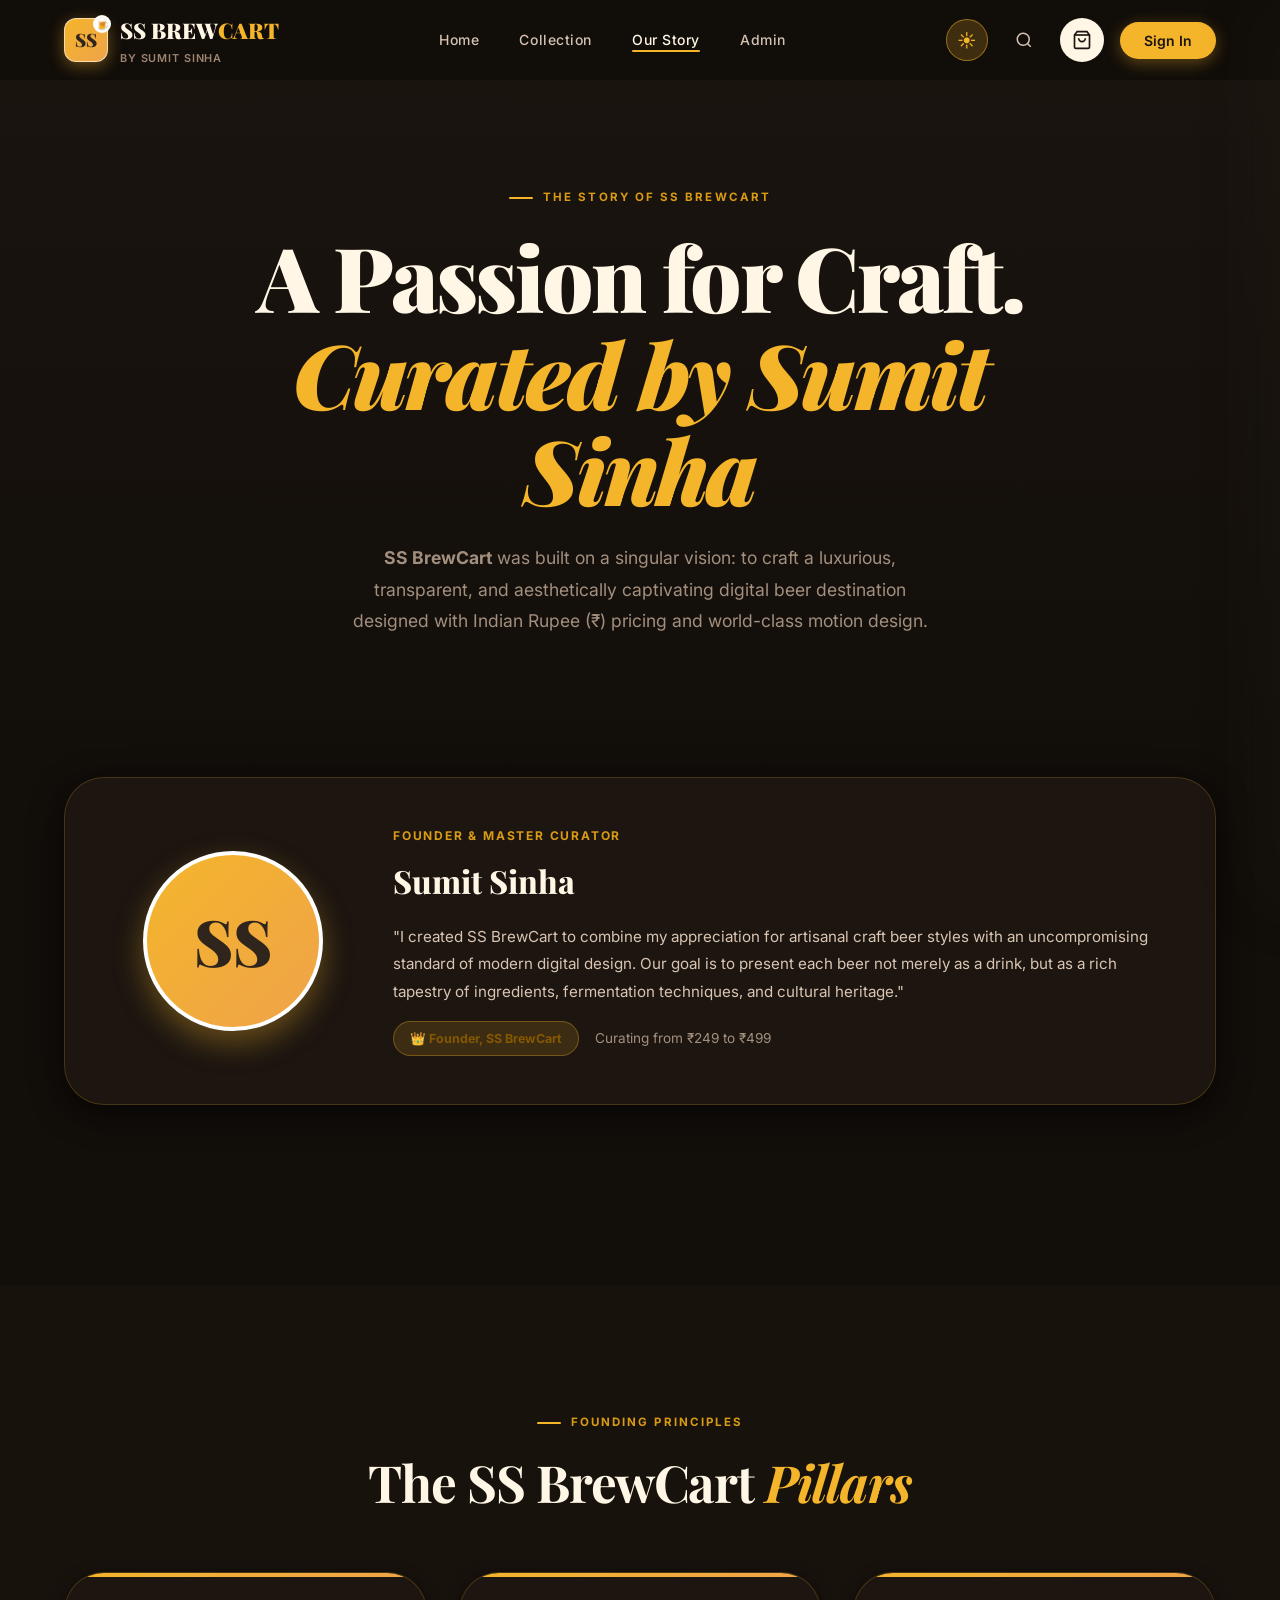
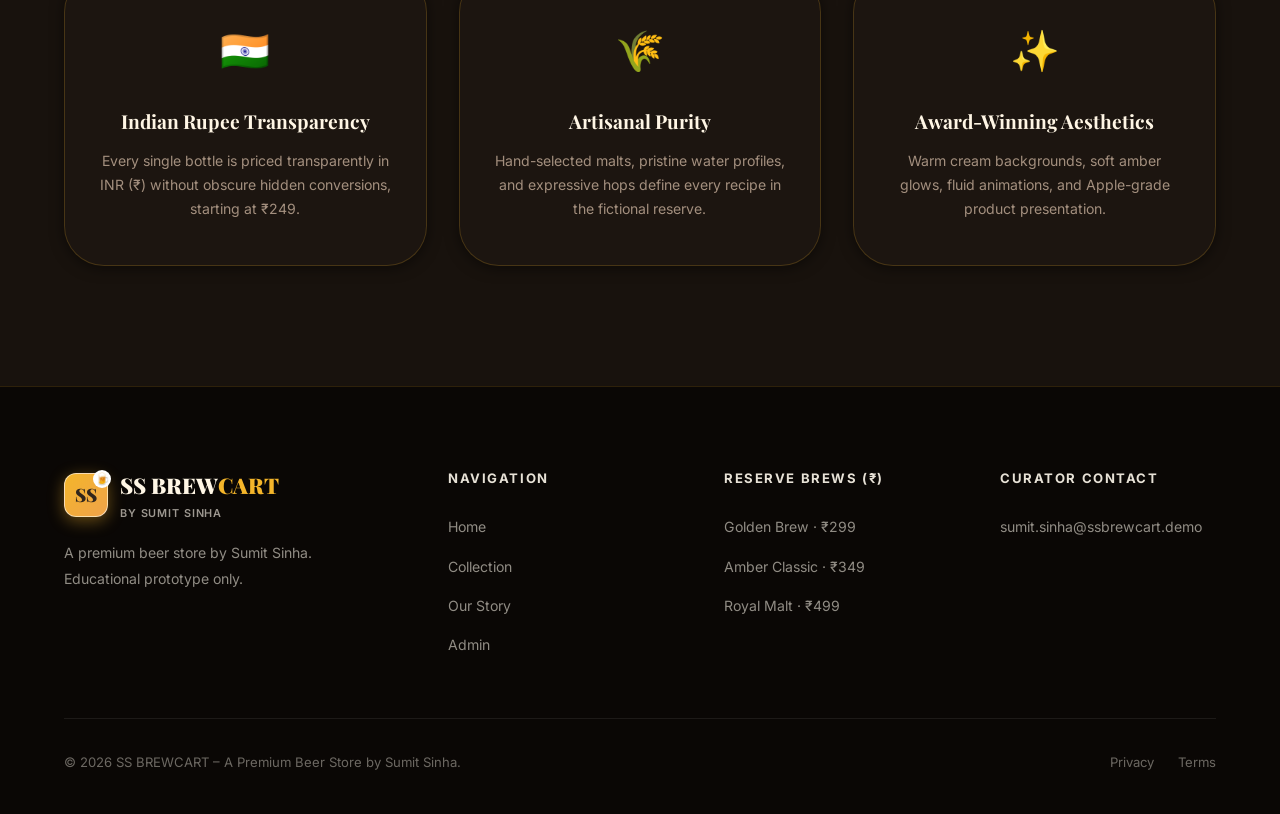
<file: about.html>
<!DOCTYPE html>
<html lang="en" data-theme="dark">
<head>
  <meta charset="UTF-8">
  <meta name="viewport" content="width=device-width, initial-scale=1.0">
  <title>Our Story – SS BREWCART by Sumit Sinha</title>
  <script>
    (function() {
      const saved = localStorage.getItem('ss-brewcart-theme') || 'dark';
      document.documentElement.setAttribute('data-theme', saved);
    })();
  </script>
  <link rel="preconnect" href="https://fonts.googleapis.com">
  <link href="https://fonts.googleapis.com/css2?family=Playfair+Display:ital,wght@0,400;0,700;0,900;1,400&family=Inter:wght@300;400;500;600;700&family=DM+Serif+Display:ital@0;1&family=Cormorant+Garamond:ital,wght@0,300;0,400;0,600;1,300;1,400&display=swap" rel="stylesheet">
  <link rel="stylesheet" href="css/style.css">
  <link rel="stylesheet" href="css/animations.css">
  <link rel="stylesheet" href="css/responsive.css">
  <style>
    .brand-logo-wrap { display: flex; align-items: center; gap: 12px; text-decoration: none; }
    .ss-monogram {
      width: 44px; height: 44px; border-radius: 12px;
      background: linear-gradient(135deg, #F4B52A, #EFA34A);
      display: flex; align-items: center; justify-content: center;
      box-shadow: 0 4px 16px rgba(244, 181, 42, 0.4);
      border: 1px solid rgba(255, 255, 255, 0.6);
      position: relative; flex-shrink: 0;
    }
    .ss-monogram-text { font-family: 'Playfair Display', serif; font-weight: 900; font-size: 1.15rem; color: #30251C; }
    .ss-monogram-hop {
      position: absolute; top: -4px; right: -4px; font-size: 0.75rem;
      background: #FFFFFF; border-radius: 50%; width: 18px; height: 18px;
      display: flex; align-items: center; justify-content: center;
    }
    .brand-titles { display: flex; flex-direction: column; }
    .brand-main-title { font-family: 'Playfair Display', serif; font-size: 1.35rem; font-weight: 900; color: #30251C; }
    .brand-main-title span { color: #F4B52A; }
    .brand-curator-tag { font-family: 'Inter', sans-serif; font-size: 0.68rem; font-weight: 600; letter-spacing: 0.08em; text-transform: uppercase; color: #9E8572; }

    .about-values-grid { display: grid; grid-template-columns: repeat(3, 1fr); gap: 32px; margin-top: 60px; }
    .value-card {
      background: var(--white); border-radius: var(--radius-xl); padding: 44px 32px;
      box-shadow: var(--shadow-sm); border: 1px solid rgba(244,181,42,0.1);
      text-align: center; transition: var(--transition-slow); position: relative; overflow: hidden;
    }
    .value-card::before { content: ''; position: absolute; top: 0; left: 0; right: 0; height: 4px; background: linear-gradient(90deg, var(--primary), var(--secondary)); }
    .value-card:hover { transform: translateY(-8px); box-shadow: var(--shadow-md); }
    .value-icon { font-size: 2.5rem; margin-bottom: 20px; }
    .value-title { font-family: var(--font-serif); font-size: 1.2rem; font-weight: 700; color: var(--text-dark); margin-bottom: 12px; }
    .value-desc { font-size: 0.88rem; color: var(--text-muted); line-height: 1.7; }

    .founder-card {
      background: linear-gradient(135deg, #FFF9ED, #FFF2D6);
      border-radius: var(--radius-xl);
      padding: 48px;
      border: 1.5px solid rgba(244,181,42,0.3);
      display: grid;
      grid-template-columns: 240px 1fr;
      gap: 40px;
      align-items: center;
      margin-bottom: 60px;
      box-shadow: var(--shadow-md);
    }
    .founder-avatar-wrap {
      width: 180px; height: 180px;
      border-radius: 50%;
      background: linear-gradient(135deg, #F4B52A, #EFA34A);
      display: flex; align-items: center; justify-content: center;
      box-shadow: 0 12px 30px rgba(244,181,42,0.35);
      margin: 0 auto;
      border: 4px solid #FFFFFF;
      font-family: 'Playfair Display', serif;
      font-size: 4rem;
      font-weight: 900;
      color: #30251C;
    }
    @media (max-width: 860px) {
      .founder-card { grid-template-columns: 1fr; text-align: center; padding: 32px 24px; }
      .about-values-grid { grid-template-columns: 1fr; }
    }
  </style>
</head>
<body>

<div class="page-transition"></div>

<!-- NAVBAR -->
<nav id="navbar">
  <div class="nav-inner">
    <a href="index.html" class="brand-logo-wrap">
      <div class="ss-monogram">
        <span class="ss-monogram-text">SS</span>
        <span class="ss-monogram-hop">🍺</span>
      </div>
      <div class="brand-titles">
        <div class="brand-main-title">SS BREW<span>CART</span></div>
        <div class="brand-curator-tag">By Sumit Sinha</div>
      </div>
    </a>
    <ul class="nav-links">
      <li><a href="index.html">Home</a></li>
      <li><a href="collection.html">Collection</a></li>
      <li><a href="about.html" class="active">Our Story</a></li>
      <li><a href="admin.html">Admin</a></li>
    </ul>
    <div class="nav-actions">
      <button class="btn-theme-toggle" title="Switch theme" aria-label="Toggle theme">🌙</button>
      <button class="btn-nav-search" title="Search">
        <svg width="18" height="18" viewBox="0 0 24 24" fill="none" stroke="currentColor" stroke-width="2"><circle cx="11" cy="11" r="8"/><line x1="21" y1="21" x2="16.65" y2="16.65"/></svg>
      </button>
      <button class="btn-cart">
        <svg width="20" height="20" viewBox="0 0 24 24" fill="none" stroke="currentColor" stroke-width="2"><path d="M6 2L3 6v14a2 2 0 002 2h14a2 2 0 002-2V6l-3-4z"/><line x1="3" y1="6" x2="21" y2="6"/><path d="M16 10a4 4 0 01-8 0"/></svg>
        <span class="cart-count">0</span>
      </button>
      <button class="btn-login">Sign In</button>
      <button class="hamburger"><span></span><span></span><span></span></button>
    </div>
  </div>
</nav>

<div class="mobile-nav">
  <a href="index.html">Home</a>
  <a href="collection.html">Collection</a>
  <a href="about.html">Our Story</a>
  <a href="admin.html">Admin</a>
  <a href="#" class="login-link">Sign In</a>
</div>

<!-- ABOUT HERO -->
<section class="about-hero">
  <div style="position:relative; z-index:1; max-width:900px; margin:0 auto; text-align:center;">
    <div class="section-label reveal" style="justify-content:center;">The Story of SS BrewCart</div>
    <h1 class="about-hero-title reveal delay-1">
      A Passion for Craft.<br><span class="italic">Curated by Sumit Sinha</span>
    </h1>
    <p class="about-hero-desc reveal delay-2">
      <strong>SS BrewCart</strong> was built on a singular vision: to craft a luxurious, transparent, and aesthetically captivating digital beer destination designed with Indian Rupee (₹) pricing and world-class motion design.
    </p>
  </div>
</section>

<!-- FOUNDER SPOTLIGHT -->
<section class="section" style="background:var(--bg-cream); padding-top:0;">
  <div class="container">
    <div class="founder-card reveal">
      <div class="founder-avatar-wrap">
        SS
      </div>
      <div>
        <div style="font-size:0.75rem; font-weight:700; letter-spacing:0.15em; text-transform:uppercase; color:var(--primary-dark); margin-bottom:8px;">
          Founder & Master Curator
        </div>
        <h2 style="font-family:var(--font-serif); font-size:2rem; font-weight:800; color:var(--text-dark); margin-bottom:14px;">
          Sumit Sinha
        </h2>
        <p style="color:var(--text-mid); font-size:0.95rem; line-height:1.8; margin-bottom:16px;">
          "I created SS BrewCart to combine my appreciation for artisanal craft beer styles with an uncompromising standard of modern digital design. Our goal is to present each beer not merely as a drink, but as a rich tapestry of ingredients, fermentation techniques, and cultural heritage."
        </p>
        <div style="display:flex; gap:16px; align-items:center; flex-wrap:wrap;">
          <span style="background:rgba(244,181,42,0.15); border:1px solid rgba(244,181,42,0.3); padding:6px 16px; border-radius:999px; font-size:0.78rem; font-weight:700; color:#855800;">
            👑 Founder, SS BrewCart
          </span>
          <span style="font-size:0.85rem; color:var(--text-muted);">
            Curating from ₹249 to ₹499
          </span>
        </div>
      </div>
    </div>
  </div>
</section>

<!-- VALUES -->
<section id="our-values" class="section" style="background:var(--bg-beige);">
  <div class="container">
    <div class="text-center reveal">
      <span class="section-label" style="justify-content:center;">Founding Principles</span>
      <h2 class="section-title" style="text-align:center;">The SS BrewCart <em style="font-style:italic; color:var(--primary)">Pillars</em></h2>
    </div>

    <div class="about-values-grid stagger-wrap">
      <div class="value-card stagger-item">
        <div class="value-icon">🇮🇳</div>
        <div class="value-title">Indian Rupee Transparency</div>
        <div class="value-desc">Every single bottle is priced transparently in INR (₹) without obscure hidden conversions, starting at ₹249.</div>
      </div>
      <div class="value-card stagger-item">
        <div class="value-icon">🌾</div>
        <div class="value-title">Artisanal Purity</div>
        <div class="value-desc">Hand-selected malts, pristine water profiles, and expressive hops define every recipe in the fictional reserve.</div>
      </div>
      <div class="value-card stagger-item">
        <div class="value-icon">✨</div>
        <div class="value-title">Award-Winning Aesthetics</div>
        <div class="value-desc">Warm cream backgrounds, soft amber glows, fluid animations, and Apple-grade product presentation.</div>
      </div>
    </div>
  </div>
</section>

<!-- FOOTER -->
<footer id="footer">
  <div class="container">
    <div class="footer-top">
      <div>
        <div class="brand-logo-wrap" style="margin-bottom:18px;">
          <div class="ss-monogram">
            <span class="ss-monogram-text">SS</span>
            <span class="ss-monogram-hop">🍺</span>
          </div>
          <div class="brand-titles">
            <div class="brand-main-title" style="color:#FFFFFF;">SS BREW<span>CART</span></div>
            <div class="brand-curator-tag" style="color:rgba(255,249,237,0.6);">By Sumit Sinha</div>
          </div>
        </div>
        <p class="footer-desc">A premium beer store by Sumit Sinha. Educational prototype only.</p>
      </div>
      <div>
        <div class="footer-col-title">Navigation</div>
        <ul class="footer-links">
          <li><a href="index.html">Home</a></li>
          <li><a href="collection.html">Collection</a></li>
          <li><a href="about.html">Our Story</a></li>
          <li><a href="admin.html">Admin</a></li>
        </ul>
      </div>
      <div>
        <div class="footer-col-title">Reserve Brews (₹)</div>
        <ul class="footer-links">
          <li><a href="collection.html">Golden Brew · ₹299</a></li>
          <li><a href="collection.html">Amber Classic · ₹349</a></li>
          <li><a href="collection.html">Royal Malt · ₹499</a></li>
        </ul>
      </div>
      <div>
        <div class="footer-col-title">Curator Contact</div>
        <ul class="footer-links">
          <li><a href="mailto:sumit.sinha@ssbrewcart.demo">sumit.sinha@ssbrewcart.demo</a></li>
        </ul>
      </div>
    </div>
    <div class="footer-bottom">
      <p class="footer-copy">© 2026 SS BREWCART – A Premium Beer Store by Sumit Sinha.</p>
      <div class="footer-legal"><a href="#">Privacy</a><a href="#">Terms</a></div>
    </div>
  </div>
</footer>

<button id="scroll-top" aria-label="Scroll to top">
  <svg width="20" height="20" viewBox="0 0 24 24" fill="none" stroke="currentColor" stroke-width="2.5"><path d="M18 15l-6-6-6 6"/></svg>
</button>

<!-- CART DRAWER -->
<div class="cart-overlay"></div>
<div id="cart-drawer">
  <div class="cart-header">
    <div style="display:flex; align-items:center; gap:8px;">
      <div class="ss-monogram" style="width:32px; height:32px; border-radius:8px;">
        <span class="ss-monogram-text" style="font-size:0.85rem;">SS</span>
      </div>
      <div class="cart-header-title">Your Cart</div>
    </div>
    <button class="cart-close">✕</button>
  </div>
  <div class="cart-items"></div>
  <div class="cart-footer">
    <div class="cart-total-row"><span>Subtotal (INR)</span><span class="cart-subtotal">₹0</span></div>
    <div class="cart-total-row"><span>Estimated GST (5%)</span><span>Simulated</span></div>
    <div class="cart-total-row grand"><span>Total Amount</span><span class="cart-grand-total">₹0</span></div>
    <button class="btn-checkout" onclick="simulateCheckout()">Complete Demo Order (₹) ✓</button>
  </div>
</div>

<script src="js/main.js"></script>
<script src="js/cart.js"></script>
<script src="js/animations.js"></script>
</body>
</html>
</file>
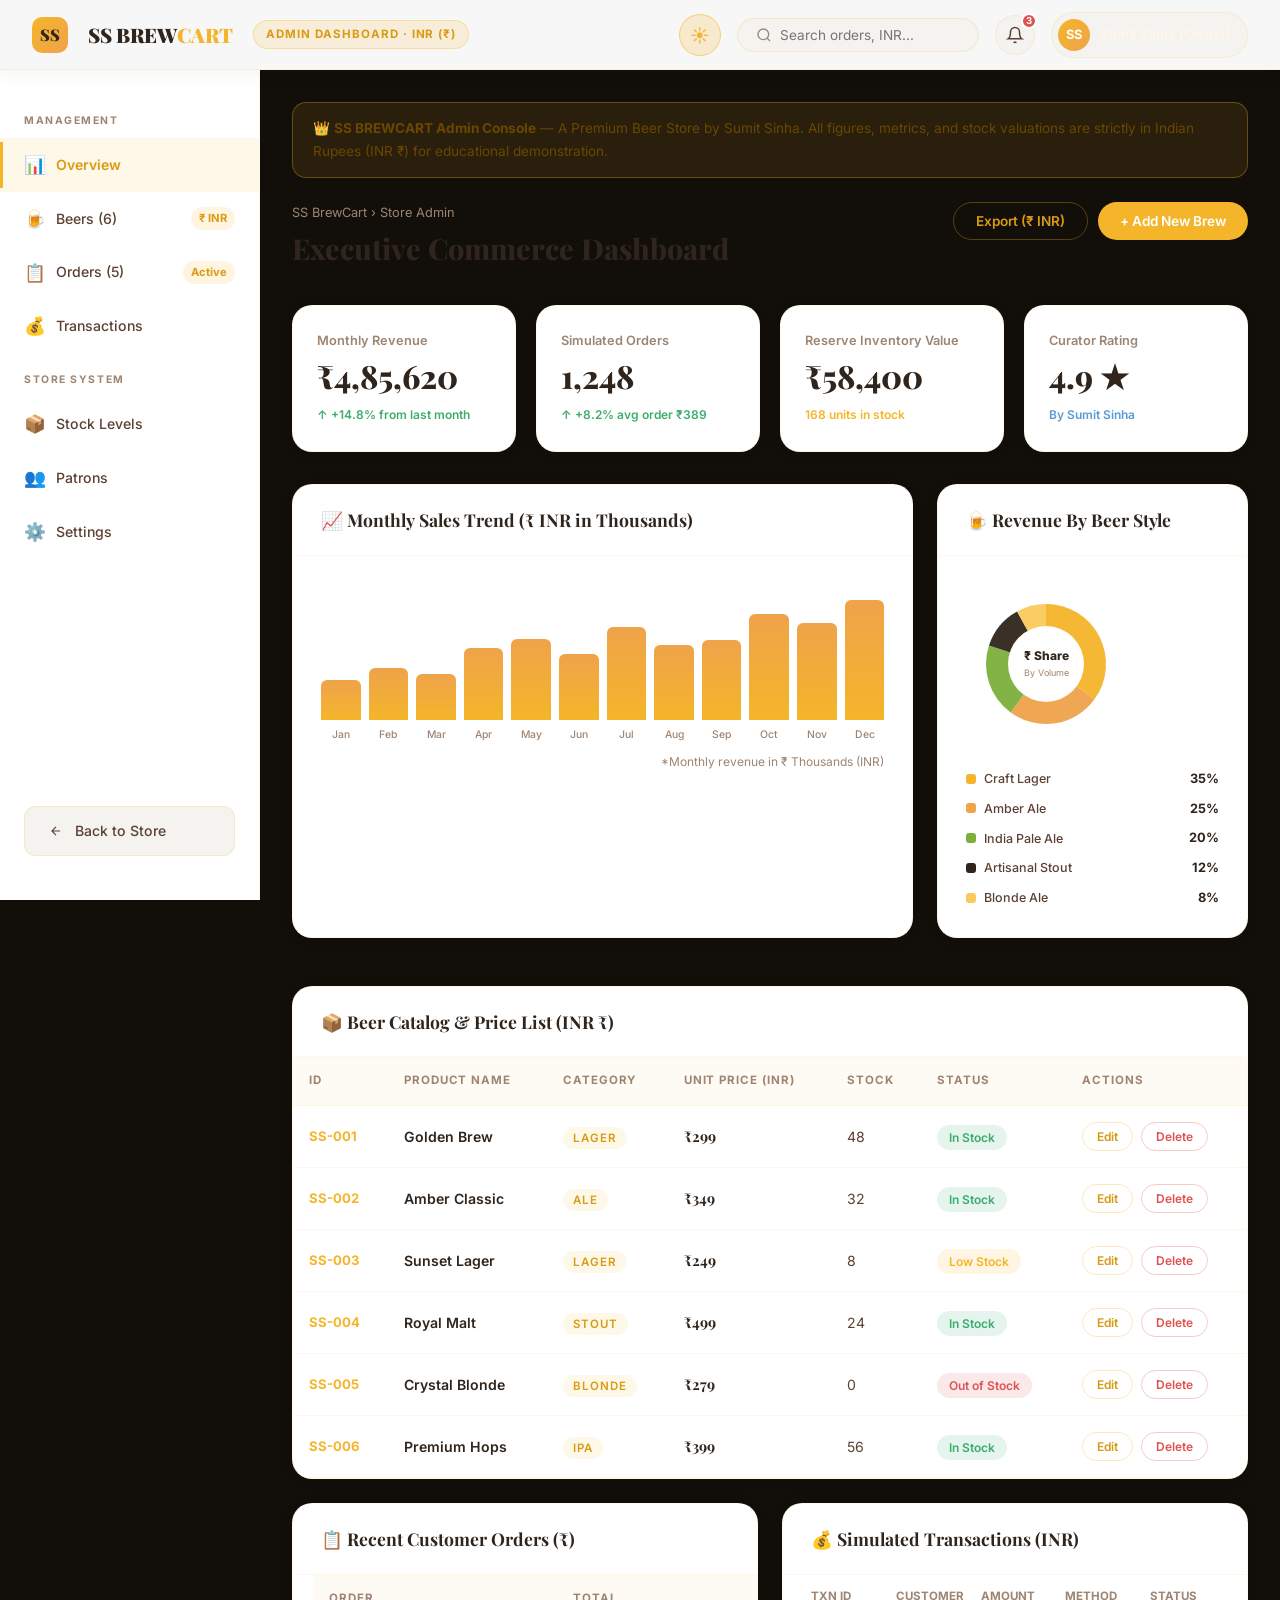
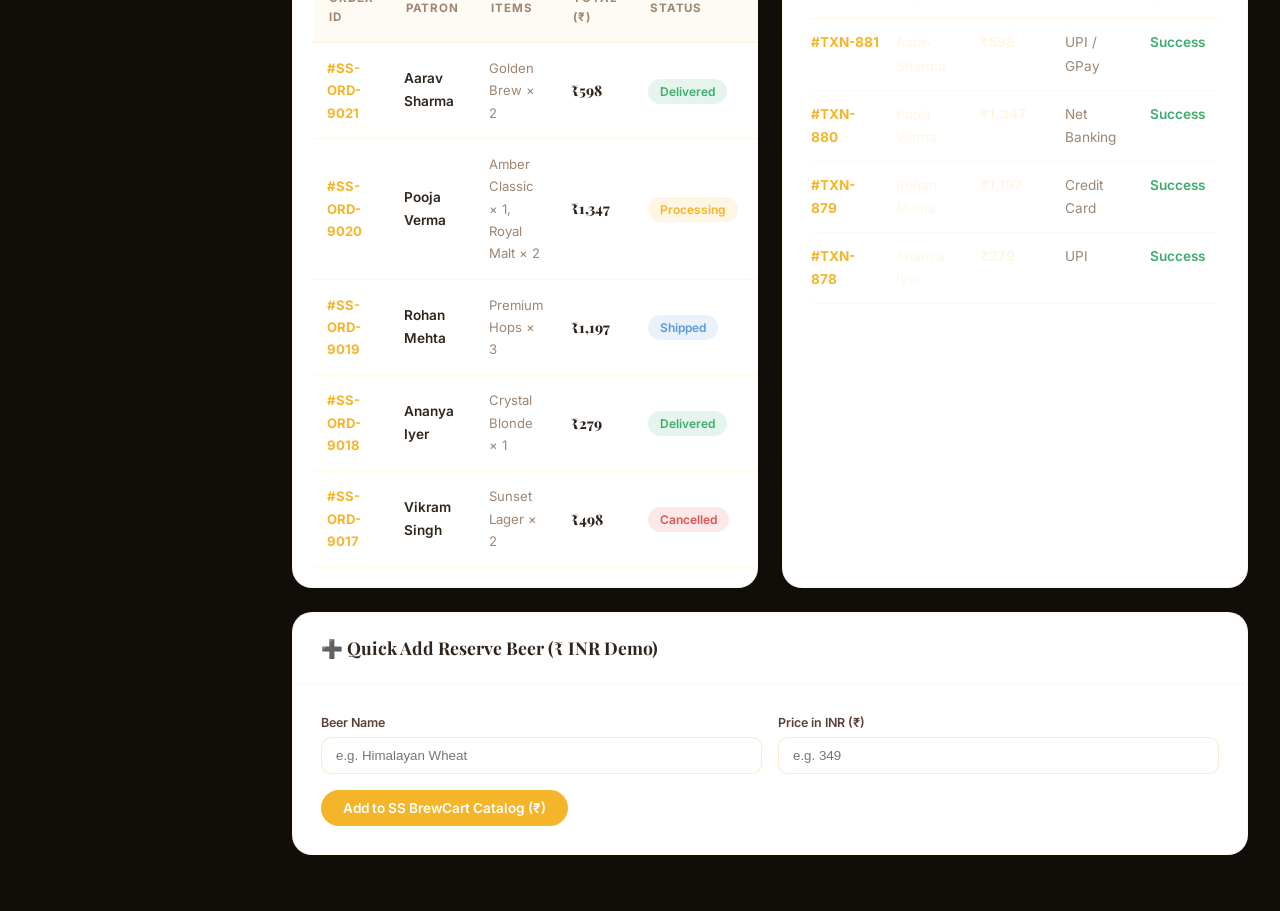
<file: admin.html>
<!DOCTYPE html>
<html lang="en" data-theme="dark">
<head>
  <meta charset="UTF-8">
  <meta name="viewport" content="width=device-width, initial-scale=1.0">
  <title>Admin Dashboard – SS BREWCART by Sumit Sinha</title>
  <script>
    (function() {
      const saved = localStorage.getItem('ss-brewcart-theme') || 'dark';
      document.documentElement.setAttribute('data-theme', saved);
    })();
  </script>
  <link rel="preconnect" href="https://fonts.googleapis.com">
  <link href="https://fonts.googleapis.com/css2?family=Playfair+Display:ital,wght@0,400;0,700;0,900&family=Inter:wght@300;400;500;600;700&display=swap" rel="stylesheet">
  <link rel="stylesheet" href="css/style.css">
  <link rel="stylesheet" href="css/animations.css">
  <style>
    :root {
      --admin-sidebar: 260px;
      --admin-topnav: 70px;
    }
    * { box-sizing: border-box; margin: 0; padding: 0; }
    body {
      font-family: 'Inter', sans-serif;
      background: #F5F3EF;
      color: #30251C;
      display: flex;
      flex-direction: column;
      min-height: 100vh;
    }
    .admin-topnav {
      position: fixed; top: 0; left: 0; right: 0;
      height: var(--admin-topnav);
      background: rgba(255,255,255,0.97);
      backdrop-filter: blur(16px);
      border-bottom: 1px solid rgba(244,181,42,0.15);
      display: flex; align-items: center; justify-content: space-between;
      padding: 0 32px; z-index: 100;
      box-shadow: 0 2px 20px rgba(48,37,28,0.06);
    }
    .admin-topnav-left { display: flex; align-items: center; gap: 20px; }
    .ss-monogram-small {
      width: 36px; height: 36px; border-radius: 10px;
      background: linear-gradient(135deg, #F4B52A, #EFA34A);
      display: flex; align-items: center; justify-content: center;
      font-family: 'Playfair Display', serif; font-weight: 900;
      font-size: 1rem; color: #30251C;
    }
    .admin-logo {
      font-family: 'Playfair Display', serif;
      font-size: 1.25rem; font-weight: 900; color: #30251C;
    }
    .admin-logo span { color: #F4B52A; }
    .admin-badge {
      background: rgba(244,181,42,0.15); border: 1px solid rgba(244,181,42,0.3);
      border-radius: 999px; padding: 4px 12px;
      font-size: 0.72rem; font-weight: 700; letter-spacing: 0.08em;
      text-transform: uppercase; color: #D99A14;
    }
    .admin-topnav-right { display: flex; align-items: center; gap: 16px; }
    .admin-search {
      display: flex; align-items: center; gap: 8px;
      background: #F5F3EF; border: 1.5px solid rgba(244,181,42,0.2);
      border-radius: 999px; padding: 8px 18px;
    }
    .admin-search input {
      border: none; background: transparent; font-family: 'Inter', sans-serif;
      font-size: 0.85rem; color: #30251C; outline: none; width: 180px;
    }
    .admin-notification-btn {
      position: relative; width: 40px; height: 40px; border-radius: 50%;
      background: #F5F3EF; border: 1.5px solid rgba(244,181,42,0.15);
      display: flex; align-items: center; justify-content: center;
      color: #5C4033; cursor: pointer;
    }
    .notif-badge {
      position: absolute; top: -3px; right: -3px;
      width: 16px; height: 16px; background: #E05252;
      border-radius: 50%; border: 2px solid #fff;
      font-size: 0.6rem; font-weight: 700; color: #fff;
      display: flex; align-items: center; justify-content: center;
    }
    .admin-user-pill {
      display: flex; align-items: center; gap: 10px;
      background: #F5F3EF; border: 1.5px solid rgba(244,181,42,0.15);
      border-radius: 999px; padding: 6px 16px 6px 6px; cursor: pointer;
    }
    .admin-user-avatar {
      width: 32px; height: 32px; border-radius: 50%;
      background: linear-gradient(135deg, #F4B52A, #EFA34A);
      display: flex; align-items: center; justify-content: center;
      font-weight: 700; color: #fff; font-size: 0.8rem;
    }

    .admin-layout { display: flex; padding-top: var(--admin-topnav); min-height: 100vh; }
    .admin-sidebar {
      width: var(--admin-sidebar); background: #fff;
      border-right: 1px solid rgba(244,181,42,0.12);
      position: fixed; top: var(--admin-topnav); left: 0; bottom: 0;
      overflow-y: auto; padding: 24px 0; display: flex; flex-direction: column;
    }
    .sidebar-section-label {
      font-size: 0.65rem; font-weight: 700; letter-spacing: 0.15em;
      text-transform: uppercase; color: #9E8572; padding: 0 24px;
      margin-bottom: 8px; margin-top: 18px;
    }
    .admin-sidebar a {
      display: flex; align-items: center; gap: 12px;
      padding: 12px 24px; font-size: 0.88rem; font-weight: 500;
      color: #5C4033; text-decoration: none; transition: all 0.2s;
      position: relative;
    }
    .admin-sidebar a:hover { background: rgba(244,181,42,0.06); color: #30251C; }
    .admin-sidebar a.active { background: rgba(244,181,42,0.1); color: #D99A14; font-weight: 600; }
    .admin-sidebar a.active::before { content: ''; position: absolute; left: 0; top: 4px; bottom: 4px; width: 3px; background: #F4B52A; }
    .sidebar-icon { font-size: 1.1rem; width: 20px; text-align: center; }
    .sidebar-count { margin-left: auto; background: rgba(244,181,42,0.15); color: #D99A14; font-size: 0.7rem; font-weight: 700; padding: 2px 8px; border-radius: 999px; }
    .sidebar-bottom { margin-top: auto; padding: 20px 24px; }
    .sidebar-back-btn {
      display: flex; align-items: center; gap: 8px; padding: 10px 16px;
      background: #F5F3EF; border: 1.5px solid rgba(244,181,42,0.2);
      border-radius: 12px; font-size: 0.82rem; font-weight: 600; color: #5C4033; text-decoration: none;
    }

    .admin-main {
      flex: 1; margin-left: var(--admin-sidebar); padding: 32px;
      max-width: calc(100vw - var(--admin-sidebar)); overflow-x: hidden;
    }
    .admin-page-header { display: flex; justify-content: space-between; align-items: flex-start; margin-bottom: 32px; flex-wrap: wrap; gap: 16px; }
    .admin-page-title { font-family: 'Playfair Display', serif; font-size: 1.8rem; font-weight: 800; color: #30251C; }
    .admin-stats-grid { display: grid; grid-template-columns: repeat(4, 1fr); gap: 20px; margin-bottom: 32px; }
    .admin-stat-card {
      background: #fff; border-radius: 20px; padding: 24px;
      border: 1px solid rgba(244,181,42,0.1); box-shadow: 0 2px 16px rgba(48,37,28,0.05);
    }
    .admin-stat-num { font-family: 'Playfair Display', serif; font-size: 2rem; font-weight: 800; color: #30251C; line-height: 1; margin: 8px 0; }
    .admin-card {
      background: #fff; border-radius: 20px; border: 1px solid rgba(244,181,42,0.1);
      box-shadow: 0 2px 16px rgba(48,37,28,0.05); overflow: hidden; margin-bottom: 24px;
    }
    .admin-card-header { padding: 20px 28px; border-bottom: 1px solid rgba(244,181,42,0.1); display: flex; align-items: center; justify-content: space-between; }
    .admin-card-title { font-family: 'Playfair Display', serif; font-size: 1.1rem; font-weight: 700; color: #30251C; }
    .admin-card-body { padding: 28px; }
    .admin-table { width: 100%; border-collapse: collapse; }
    .admin-table th {
      text-align: left; padding: 14px 16px; font-size: 0.72rem; font-weight: 700;
      letter-spacing: 0.08em; text-transform: uppercase; color: #9E8572; background: #FEFAF4;
      border-bottom: 1px solid rgba(244,181,42,0.15);
    }
    .admin-two-col { display: grid; grid-template-columns: 1fr 1fr; gap: 24px; }
    .admin-three-col { display: grid; grid-template-columns: 2fr 1fr; gap: 24px; margin-bottom: 24px; }
    .admin-btn { padding: 10px 22px; border-radius: 999px; font-weight: 600; font-size: 0.85rem; cursor: pointer; border: none; }
    .admin-btn-primary { background: #F4B52A; color: #fff; }
    .admin-btn-outline { background: transparent; border: 1.5px solid rgba(244,181,42,0.3); color: #D99A14; }

    .trans-row { display: grid; grid-template-columns: 1fr 1fr 1fr 1fr 1fr; gap: 16px; padding: 12px 0; border-bottom: 1px solid rgba(244,181,42,0.08); font-size: 0.85rem; }
    .trans-row.header { font-size: 0.72rem; font-weight: 700; text-transform: uppercase; color: #9E8572; border-bottom: 1.5px solid rgba(244,181,42,0.15); }
    @media (max-width: 992px) {
      .admin-sidebar { display: none; }
      .admin-main { margin-left: 0; max-width: 100%; padding: 20px; }
      .admin-stats-grid { grid-template-columns: 1fr 1fr; }
      .admin-two-col, .admin-three-col { grid-template-columns: 1fr; }
    }
  </style>
</head>
<body>

<!-- TOP NAV -->
<header class="admin-topnav">
  <div class="admin-topnav-left">
    <div class="ss-monogram-small">SS</div>
    <a href="index.html" style="text-decoration:none;" class="admin-logo">SS BREW<span>CART</span></a>
    <span class="admin-badge">Admin Dashboard · INR (₹)</span>
  </div>
  <div class="admin-topnav-right">
    <button class="btn-theme-toggle" onclick="toggleAdminTheme()" title="Switch theme" aria-label="Toggle theme">🌙</button>
    <div class="admin-search">
      <svg width="16" height="16" viewBox="0 0 24 24" fill="none" stroke="#9E8572" stroke-width="2"><circle cx="11" cy="11" r="8"/><line x1="21" y1="21" x2="16.65" y2="16.65"/></svg>
      <input type="text" placeholder="Search orders, INR..." aria-label="Search">
    </div>
    <button class="admin-notification-btn" title="Notifications">
      <svg width="18" height="18" viewBox="0 0 24 24" fill="none" stroke="currentColor" stroke-width="2"><path d="M18 8A6 6 0 006 8c0 7-3 9-3 9h18s-3-2-3-9"/><path d="M13.73 21a2 2 0 01-3.46 0"/></svg>
      <span class="notif-badge">3</span>
    </button>
    <div class="admin-user-pill">
      <div class="admin-user-avatar">SS</div>
      <span style="font-size:0.82rem; font-weight:600;">Sumit Sinha (Owner)</span>
    </div>
  </div>
</header>

<div class="admin-layout">
  <!-- SIDEBAR -->
  <aside class="admin-sidebar">
    <div class="sidebar-section-label">Management</div>
    <a href="#" class="active"><span class="sidebar-icon">📊</span> Overview</a>
    <a href="#"><span class="sidebar-icon">🍺</span> Beers (6)<span class="sidebar-count">₹ INR</span></a>
    <a href="#"><span class="sidebar-icon">📋</span> Orders (5)<span class="sidebar-count">Active</span></a>
    <a href="#"><span class="sidebar-icon">💰</span> Transactions</a>

    <div class="sidebar-section-label">Store System</div>
    <a href="#"><span class="sidebar-icon">📦</span> Stock Levels</a>
    <a href="#"><span class="sidebar-icon">👥</span> Patrons</a>
    <a href="#"><span class="sidebar-icon">⚙️</span> Settings</a>

    <div class="sidebar-bottom">
      <a href="index.html" class="sidebar-back-btn">
        <svg width="14" height="14" viewBox="0 0 24 24" fill="none" stroke="currentColor" stroke-width="2"><path d="M19 12H5M12 19l-7-7 7-7"/></svg>
        Back to Store
      </a>
    </div>
  </aside>

  <!-- MAIN -->
  <main class="admin-main">
    <div style="background:rgba(244,181,42,0.1); border:1px solid rgba(244,181,42,0.3); border-radius:14px; padding:14px 20px; margin-bottom:24px; font-size:0.85rem; color:#6B4700;">
      👑 <strong>SS BREWCART Admin Console</strong> — A Premium Beer Store by Sumit Sinha. All figures, metrics, and stock valuations are strictly in Indian Rupees (INR ₹) for educational demonstration.
    </div>

    <div class="admin-page-header">
      <div>
        <div style="font-size:0.8rem; color:#9E8572;">SS BrewCart › Store Admin</div>
        <div class="admin-page-title">Executive Commerce Dashboard</div>
      </div>
      <div style="display:flex; gap:10px;">
        <button class="admin-btn admin-btn-outline" onclick="showToast('Exporting INR ledger... (Demo)', '📥')">Export (₹ INR)</button>
        <button class="admin-btn admin-btn-primary" onclick="showToast('Add Beer Modal (Demo)', '🍺')">+ Add New Brew</button>
      </div>
    </div>

    <!-- STATS (in ₹) -->
    <div class="admin-stats-grid">
      <div class="admin-stat-card">
        <div style="font-size:0.8rem; color:#9E8572; font-weight:600;">Monthly Revenue</div>
        <div class="admin-stat-num">₹4,85,620</div>
        <span style="font-size:0.75rem; color:#3DAD6E; font-weight:600;">↑ +14.8% from last month</span>
      </div>
      <div class="admin-stat-card">
        <div style="font-size:0.8rem; color:#9E8572; font-weight:600;">Simulated Orders</div>
        <div class="admin-stat-num">1,248</div>
        <span style="font-size:0.75rem; color:#3DAD6E; font-weight:600;">↑ +8.2% avg order ₹389</span>
      </div>
      <div class="admin-stat-card">
        <div style="font-size:0.8rem; color:#9E8572; font-weight:600;">Reserve Inventory Value</div>
        <div class="admin-stat-num">₹58,400</div>
        <span style="font-size:0.75rem; color:#F4B52A; font-weight:600;">168 units in stock</span>
      </div>
      <div class="admin-stat-card">
        <div style="font-size:0.8rem; color:#9E8572; font-weight:600;">Curator Rating</div>
        <div class="admin-stat-num">4.9 ★</div>
        <span style="font-size:0.75rem; color:#5B9BD5; font-weight:600;">By Sumit Sinha</span>
      </div>
    </div>

    <!-- CHARTS -->
    <div class="admin-three-col">
      <div class="admin-card">
        <div class="admin-card-header">
          <div class="admin-card-title">📈 Monthly Sales Trend (₹ INR in Thousands)</div>
        </div>
        <div class="admin-card-body">
          <div id="admin-chart-sales"></div>
        </div>
      </div>
      <div class="admin-card">
        <div class="admin-card-header">
          <div class="admin-card-title">🍺 Revenue By Beer Style</div>
        </div>
        <div class="admin-card-body">
          <div id="admin-chart-categories"></div>
        </div>
      </div>
    </div>

    <!-- INVENTORY TABLE (in ₹) -->
    <div class="admin-card">
      <div class="admin-card-header">
        <div class="admin-card-title">📦 Beer Catalog & Price List (INR ₹)</div>
      </div>
      <div style="overflow-x:auto;">
        <table class="admin-table">
          <thead>
            <tr>
              <th>ID</th>
              <th>Product Name</th>
              <th>Category</th>
              <th>Unit Price (INR)</th>
              <th>Stock</th>
              <th>Status</th>
              <th>Actions</th>
            </tr>
          </thead>
          <tbody id="admin-table-body">
            <!-- Rendered by diagrams.js -->
          </tbody>
        </table>
      </div>
    </div>

    <!-- ORDERS & RECENT TRANSACTIONS -->
    <div class="admin-two-col">
      <div class="admin-card">
        <div class="admin-card-header">
          <div class="admin-card-title">📋 Recent Customer Orders (₹)</div>
        </div>
        <div style="overflow-x:auto; padding:0 20px 20px;">
          <table class="admin-table">
            <thead>
              <tr>
                <th>Order ID</th>
                <th>Patron</th>
                <th>Items</th>
                <th>Total (₹)</th>
                <th>Status</th>
                <th>Time</th>
              </tr>
            </thead>
            <tbody id="admin-orders-body">
              <!-- Rendered by diagrams.js -->
            </tbody>
          </table>
        </div>
      </div>

      <div class="admin-card">
        <div class="admin-card-header">
          <div class="admin-card-title">💰 Simulated Transactions (INR)</div>
        </div>
        <div class="admin-card-body" style="padding-top:0;">
          <div class="trans-row header">
            <span>TXN ID</span>
            <span>Customer</span>
            <span>Amount</span>
            <span>Method</span>
            <span>Status</span>
          </div>
          <div class="trans-row">
            <span style="font-weight:700; color:#F4B52A;">#TXN-881</span>
            <span>Aarav Sharma</span>
            <span style="font-weight:700;">₹598</span>
            <span style="color:#9E8572;">UPI / GPay</span>
            <span style="color:#3DAD6E; font-weight:600;">Success</span>
          </div>
          <div class="trans-row">
            <span style="font-weight:700; color:#F4B52A;">#TXN-880</span>
            <span>Pooja Verma</span>
            <span style="font-weight:700;">₹1,347</span>
            <span style="color:#9E8572;">Net Banking</span>
            <span style="color:#3DAD6E; font-weight:600;">Success</span>
          </div>
          <div class="trans-row">
            <span style="font-weight:700; color:#F4B52A;">#TXN-879</span>
            <span>Rohan Mehta</span>
            <span style="font-weight:700;">₹1,197</span>
            <span style="color:#9E8572;">Credit Card</span>
            <span style="color:#3DAD6E; font-weight:600;">Success</span>
          </div>
          <div class="trans-row">
            <span style="font-weight:700; color:#F4B52A;">#TXN-878</span>
            <span>Ananya Iyer</span>
            <span style="font-weight:700;">₹279</span>
            <span style="color:#9E8572;">UPI</span>
            <span style="color:#3DAD6E; font-weight:600;">Success</span>
          </div>
        </div>
      </div>
    </div>

    <!-- QUICK ADD FORM IN ₹ -->
    <div class="admin-card">
      <div class="admin-card-header">
        <div class="admin-card-title">➕ Quick Add Reserve Beer (₹ INR Demo)</div>
      </div>
      <div class="admin-card-body">
        <form onsubmit="event.preventDefault(); showToast('New craft beer added to catalogue! (Demo)', '🍺'); this.reset();" style="display:grid; grid-template-columns:1fr 1fr; gap:16px;">
          <div>
            <label style="font-size:0.78rem; font-weight:600; color:#5C4033; display:block; margin-bottom:4px;">Beer Name</label>
            <input type="text" placeholder="e.g. Himalayan Wheat" required style="width:100%; padding:10px 14px; border:1.5px solid rgba(244,181,42,0.25); border-radius:10px; outline:none;">
          </div>
          <div>
            <label style="font-size:0.78rem; font-weight:600; color:#5C4033; display:block; margin-bottom:4px;">Price in INR (₹)</label>
            <input type="number" placeholder="e.g. 349" min="99" required style="width:100%; padding:10px 14px; border:1.5px solid rgba(244,181,42,0.25); border-radius:10px; outline:none;">
          </div>
          <div style="grid-column:span 2; display:flex; gap:12px;">
            <button type="submit" class="admin-btn admin-btn-primary">Add to SS BrewCart Catalog (₹)</button>
          </div>
        </form>
      </div>
    </div>
  </main>
</div>

<div class="toast" id="toast"></div>

<script>
  function toggleAdminTheme() {
    const current = document.documentElement.getAttribute('data-theme') || 'dark';
    const next = current === 'dark' ? 'light' : 'dark';
    document.documentElement.setAttribute('data-theme', next);
    localStorage.setItem('ss-brewcart-theme', next);
    const btn = document.querySelector('.btn-theme-toggle');
    if (btn) btn.innerHTML = next === 'dark' ? '☀️' : '🌙';
    showToast(next === 'dark' ? 'Luxury Dark Mode Active 🌙' : 'Light Mode Active ☀️', '🎨');
  }

  (function() {
    const saved = localStorage.getItem('ss-brewcart-theme') || 'dark';
    document.documentElement.setAttribute('data-theme', saved);
    window.addEventListener('DOMContentLoaded', () => {
      const btn = document.querySelector('.btn-theme-toggle');
      if (btn) btn.innerHTML = saved === 'dark' ? '☀️' : '🌙';
    });
  })();

  function showToast(message, icon) {
    const existing = document.querySelector('.toast');
    if (existing) { existing.remove(); }
    const toast = document.createElement('div');
    toast.className = 'toast';
    toast.innerHTML = `<span>${icon || '✅'}</span> <span>${message}</span>`;
    document.body.appendChild(toast);
    requestAnimationFrame(() => {
      toast.classList.add('show');
      setTimeout(() => { toast.classList.remove('show'); setTimeout(() => toast.remove(), 400); }, 2500);
    });
  }
</script>
<script src="js/diagrams.js"></script>
</body>
</html>
</file>
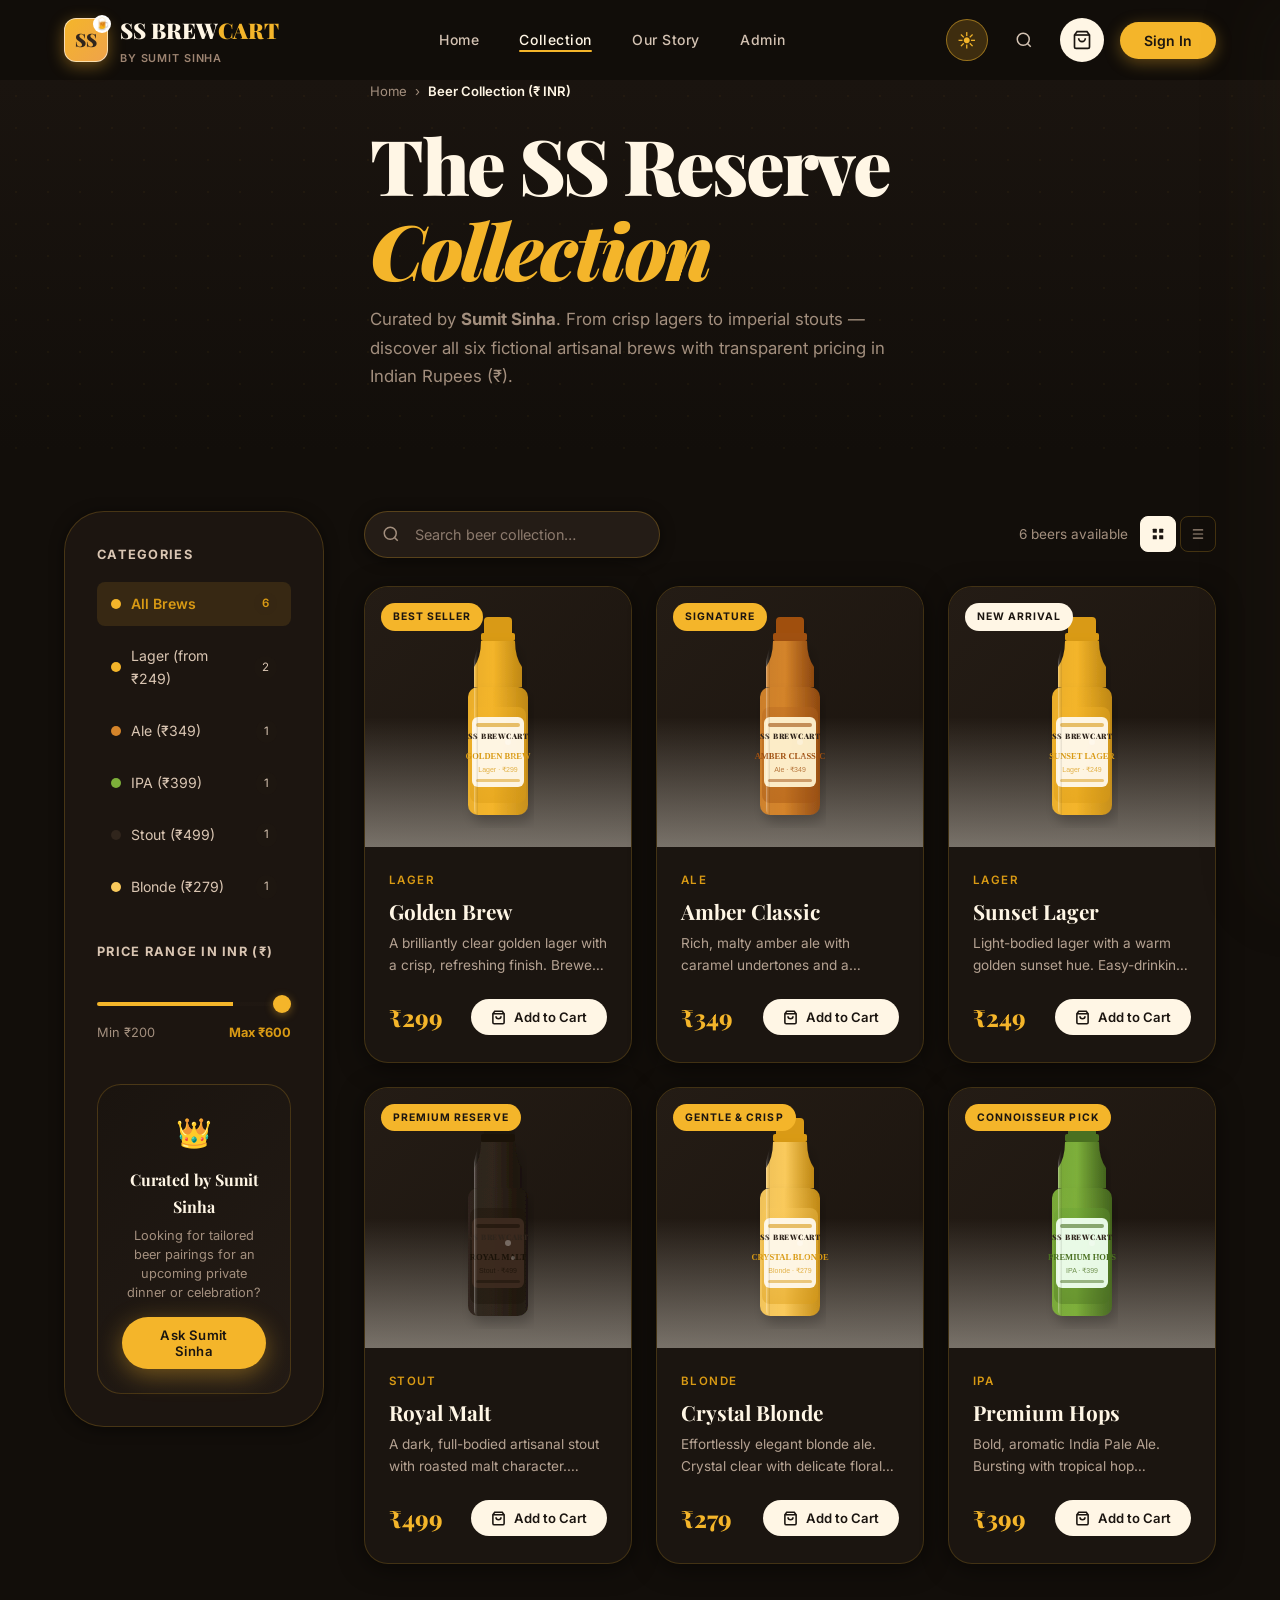
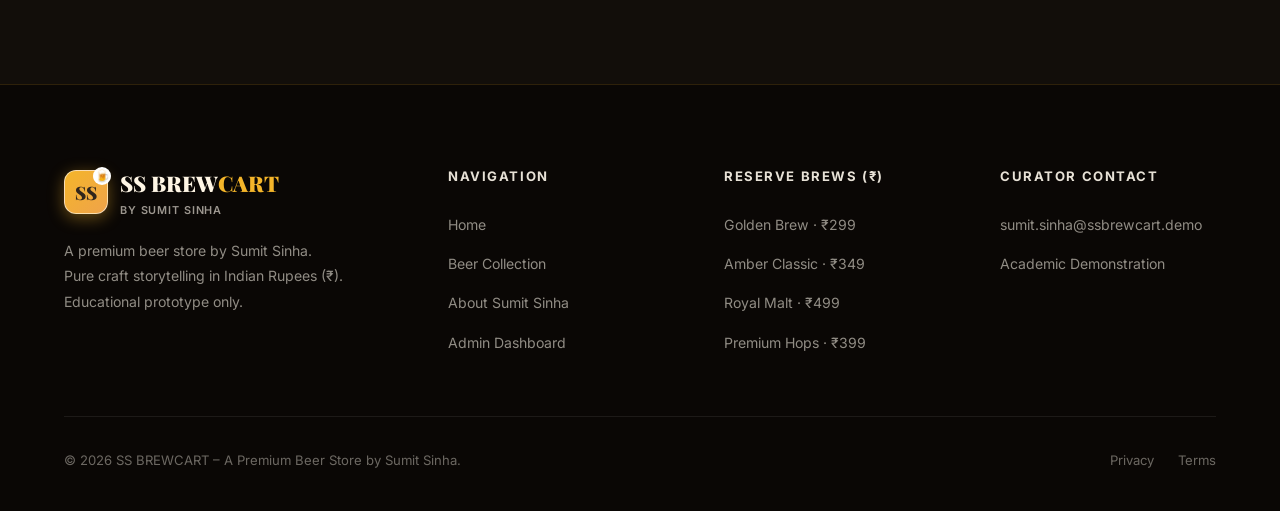
<file: collection.html>
<!DOCTYPE html>
<html lang="en" data-theme="dark">
<head>
  <meta charset="UTF-8">
  <meta name="viewport" content="width=device-width, initial-scale=1.0">
  <title>Beer Collection – SS BREWCART by Sumit Sinha</title>
  <script>
    (function() {
      const saved = localStorage.getItem('ss-brewcart-theme') || 'dark';
      document.documentElement.setAttribute('data-theme', saved);
    })();
  </script>
  <link rel="preconnect" href="https://fonts.googleapis.com">
  <link href="https://fonts.googleapis.com/css2?family=Playfair+Display:ital,wght@0,400;0,700;0,900;1,400&family=Inter:wght@300;400;500;600;700&family=DM+Serif+Display:ital@0;1&family=Cormorant+Garamond:ital,wght@0,300;0,400;0,600&display=swap" rel="stylesheet">
  <link rel="stylesheet" href="css/style.css">
  <link rel="stylesheet" href="css/animations.css">
  <link rel="stylesheet" href="css/responsive.css">
  <style>
    .brand-logo-wrap { display: flex; align-items: center; gap: 12px; text-decoration: none; }
    .ss-monogram {
      width: 44px; height: 44px; border-radius: 12px;
      background: linear-gradient(135deg, #F4B52A, #EFA34A);
      display: flex; align-items: center; justify-content: center;
      box-shadow: 0 4px 16px rgba(244, 181, 42, 0.4);
      border: 1px solid rgba(255, 255, 255, 0.6);
      position: relative; flex-shrink: 0;
    }
    .ss-monogram-text { font-family: 'Playfair Display', serif; font-weight: 900; font-size: 1.15rem; color: #30251C; }
    .ss-monogram-hop {
      position: absolute; top: -4px; right: -4px; font-size: 0.75rem;
      background: #FFFFFF; border-radius: 50%; width: 18px; height: 18px;
      display: flex; align-items: center; justify-content: center;
    }
    .brand-titles { display: flex; flex-direction: column; }
    .brand-main-title { font-family: 'Playfair Display', serif; font-size: 1.35rem; font-weight: 900; color: #30251C; }
    .brand-main-title span { color: #F4B52A; }
    .brand-curator-tag { font-family: 'Inter', sans-serif; font-size: 0.68rem; font-weight: 600; letter-spacing: 0.08em; text-transform: uppercase; color: #9E8572; }

    .sort-row { display:flex; align-items:center; justify-content:space-between; margin-bottom:28px; flex-wrap:wrap; gap:12px; }
    .view-toggle { display:flex; gap:4px; }
    .view-btn { width:36px; height:36px; border-radius:8px; border:1.5px solid var(--border); display:flex; align-items:center; justify-content:center; color:var(--text-muted); cursor:pointer; background:transparent; }
    .view-btn.active, .view-btn:hover { background:var(--text-dark); color:var(--white); border-color:var(--text-dark); }
    .collection-grid.list-view { grid-template-columns: 1fr; }
    .collection-grid.list-view .product-card { display:flex; flex-direction:row; }
    .collection-grid.list-view .product-img-wrap { width:200px; flex-shrink:0; height:auto; min-height:160px; }
    .collection-grid.list-view .product-info { flex:1; }
    .breadcrumb { display:flex; align-items:center; gap:8px; font-size:0.82rem; color:var(--text-muted); margin-bottom:20px; }
    .breadcrumb a { color:var(--text-muted); text-decoration:none; }
    .breadcrumb a:hover { color:var(--primary); }
    .hero-pattern {
      position:absolute; inset:0; opacity:0.04;
      background-image: radial-gradient(circle, #F4B52A 1px, transparent 1px);
      background-size: 32px 32px;
    }
    .collection-hero-desc { color:var(--text-muted); font-size:1.05rem; max-width:540px; margin-top:14px; line-height:1.7; }
  </style>
</head>
<body>

<div class="page-transition"></div>

<!-- NAVBAR -->
<nav id="navbar">
  <div class="nav-inner">
    <a href="index.html" class="brand-logo-wrap">
      <div class="ss-monogram">
        <span class="ss-monogram-text">SS</span>
        <span class="ss-monogram-hop">🍺</span>
      </div>
      <div class="brand-titles">
        <div class="brand-main-title">SS BREW<span>CART</span></div>
        <div class="brand-curator-tag">By Sumit Sinha</div>
      </div>
    </a>
    <ul class="nav-links">
      <li><a href="index.html">Home</a></li>
      <li><a href="collection.html" class="active">Collection</a></li>
      <li><a href="about.html">Our Story</a></li>
      <li><a href="admin.html">Admin</a></li>
    </ul>
    <div class="nav-actions">
      <button class="btn-theme-toggle" title="Switch theme" aria-label="Toggle theme">🌙</button>
      <button class="btn-nav-search" title="Search">
        <svg width="18" height="18" viewBox="0 0 24 24" fill="none" stroke="currentColor" stroke-width="2"><circle cx="11" cy="11" r="8"/><line x1="21" y1="21" x2="16.65" y2="16.65"/></svg>
      </button>
      <button class="btn-cart" title="Cart">
        <svg width="20" height="20" viewBox="0 0 24 24" fill="none" stroke="currentColor" stroke-width="2"><path d="M6 2L3 6v14a2 2 0 002 2h14a2 2 0 002-2V6l-3-4z"/><line x1="3" y1="6" x2="21" y2="6"/><path d="M16 10a4 4 0 01-8 0"/></svg>
        <span class="cart-count">0</span>
      </button>
      <button class="btn-login">Sign In</button>
      <button class="hamburger"><span></span><span></span><span></span></button>
    </div>
  </div>
</nav>

<div class="mobile-nav">
  <a href="index.html">Home</a>
  <a href="collection.html">Collection</a>
  <a href="about.html">Our Story</a>
  <a href="admin.html">Admin</a>
  <a href="#" class="login-link">Sign In</a>
</div>

<!-- PAGE HERO -->
<div class="page-hero">
  <div class="hero-pattern"></div>
  <div class="container" style="position:relative; z-index:1;">
    <div class="breadcrumb">
      <a href="index.html">Home</a>
      <span>›</span>
      <span style="color:var(--text-dark); font-weight:600;">Beer Collection (₹ INR)</span>
    </div>
    <div class="page-hero-title reveal">
      The SS Reserve<br><span class="accent">Collection</span>
    </div>
    <p class="collection-hero-desc reveal delay-1">
      Curated by <strong>Sumit Sinha</strong>. From crisp lagers to imperial stouts — discover all six fictional artisanal brews with transparent pricing in Indian Rupees (₹).
    </p>
  </div>
</div>

<!-- COLLECTION BODY -->
<section class="section" style="padding-top:60px;">
  <div class="container">
    <div class="collection-layout">

      <!-- SIDEBAR -->
      <aside class="collection-sidebar">
        <div class="sidebar-section">
          <div class="sidebar-title">Categories</div>
          <ul class="sidebar-filter-list">
            <li class="sidebar-filter-item active" data-filter="All">
              <span class="sidebar-filter-dot" style="background:var(--primary)"></span>
              All Brews
              <span class="sidebar-filter-count">6</span>
            </li>
            <li class="sidebar-filter-item" data-filter="Lager">
              <span class="sidebar-filter-dot" style="background:#F4B52A"></span>
              Lager (from ₹249)
              <span class="sidebar-filter-count">2</span>
            </li>
            <li class="sidebar-filter-item" data-filter="Ale">
              <span class="sidebar-filter-dot" style="background:#D4842A"></span>
              Ale (₹349)
              <span class="sidebar-filter-count">1</span>
            </li>
            <li class="sidebar-filter-item" data-filter="IPA">
              <span class="sidebar-filter-dot" style="background:#7DAF3A"></span>
              IPA (₹399)
              <span class="sidebar-filter-count">1</span>
            </li>
            <li class="sidebar-filter-item" data-filter="Stout">
              <span class="sidebar-filter-dot" style="background:#30251C"></span>
              Stout (₹499)
              <span class="sidebar-filter-count">1</span>
            </li>
            <li class="sidebar-filter-item" data-filter="Blonde">
              <span class="sidebar-filter-dot" style="background:#FACA5C"></span>
              Blonde (₹279)
              <span class="sidebar-filter-count">1</span>
            </li>
          </ul>
        </div>

        <div class="sidebar-section">
          <div class="sidebar-title">Price Range in INR (₹)</div>
          <div class="price-range-wrap">
            <input type="range" class="price-slider" min="200" max="600" value="600" step="25">
            <div class="price-range-labels" style="margin-top:6px;">
              <span>Min ₹200</span>
              <span class="price-max-label" style="font-weight:700; color:var(--primary-dark);">Max ₹600</span>
            </div>
          </div>
        </div>

        <div style="background:linear-gradient(135deg, var(--bg-beige), var(--bg-light)); border-radius:var(--radius-lg); padding:24px; text-align:center; border:1px solid rgba(244,181,42,0.2);">
          <div style="font-size:1.8rem; margin-bottom:8px;">👑</div>
          <div style="font-family:'Playfair Display',serif; font-weight:700; font-size:1rem; color:var(--text-dark); margin-bottom:6px;">Curated by Sumit Sinha</div>
          <p style="font-size:0.8rem; color:var(--text-muted); line-height:1.5; margin-bottom:14px;">Looking for tailored beer pairings for an upcoming private dinner or celebration?</p>
          <button onclick="showToast('Curator consultation requested! (Demo)', '🍻')" class="btn-primary" style="width:100%; justify-content:center; padding:10px 18px; font-size:0.82rem;">
            Ask Sumit Sinha
          </button>
        </div>
      </aside>

      <!-- MAIN GRID -->
      <div>
        <div class="sort-row">
          <div class="search-wrap" style="max-width:320px; margin-bottom:0;">
            <svg class="search-icon" width="18" height="18" viewBox="0 0 24 24" fill="none" stroke="currentColor" stroke-width="2"><circle cx="11" cy="11" r="8"/><line x1="21" y1="21" x2="16.65" y2="16.65"/></svg>
            <input type="text" placeholder="Search beer collection…" aria-label="Search">
          </div>
          <div style="display:flex; align-items:center; gap:12px; flex-wrap:wrap;">
            <span class="collection-count" style="font-size:0.85rem; color:var(--text-muted);">6 beers available</span>
            <div class="view-toggle">
              <button class="view-btn active" title="Grid view" onclick="setView('grid', this)">
                <svg width="14" height="14" viewBox="0 0 24 24" fill="currentColor"><rect x="3" y="3" width="7" height="7" rx="1"/><rect x="14" y="3" width="7" height="7" rx="1"/><rect x="3" y="14" width="7" height="7" rx="1"/><rect x="14" y="14" width="7" height="7" rx="1"/></svg>
              </button>
              <button class="view-btn" title="List view" onclick="setView('list', this)">
                <svg width="14" height="14" viewBox="0 0 24 24" fill="currentColor"><rect x="3" y="4" width="18" height="2" rx="1"/><rect x="3" y="11" width="18" height="2" rx="1"/><rect x="3" y="18" width="18" height="2" rx="1"/></svg>
              </button>
            </div>
          </div>
        </div>

        <div class="collection-grid stagger-wrap" id="products-grid">
          <!-- Rendered by main.js with ₹ prices and Add to Cart -->
        </div>
      </div>
    </div>
  </div>
</section>

<!-- FOOTER -->
<footer id="footer">
  <div class="container">
    <div class="footer-top">
      <div>
        <div class="brand-logo-wrap" style="margin-bottom:18px;">
          <div class="ss-monogram">
            <span class="ss-monogram-text">SS</span>
            <span class="ss-monogram-hop">🍺</span>
          </div>
          <div class="brand-titles">
            <div class="brand-main-title" style="color:#FFFFFF;">SS BREW<span>CART</span></div>
            <div class="brand-curator-tag" style="color:rgba(255,249,237,0.6);">By Sumit Sinha</div>
          </div>
        </div>
        <p class="footer-desc">A premium beer store by Sumit Sinha. Pure craft storytelling in Indian Rupees (₹). Educational prototype only.</p>
      </div>
      <div>
        <div class="footer-col-title">Navigation</div>
        <ul class="footer-links">
          <li><a href="index.html">Home</a></li>
          <li><a href="collection.html">Beer Collection</a></li>
          <li><a href="about.html">About Sumit Sinha</a></li>
          <li><a href="admin.html">Admin Dashboard</a></li>
        </ul>
      </div>
      <div>
        <div class="footer-col-title">Reserve Brews (₹)</div>
        <ul class="footer-links">
          <li><a href="#">Golden Brew · ₹299</a></li>
          <li><a href="#">Amber Classic · ₹349</a></li>
          <li><a href="#">Royal Malt · ₹499</a></li>
          <li><a href="#">Premium Hops · ₹399</a></li>
        </ul>
      </div>
      <div>
        <div class="footer-col-title">Curator Contact</div>
        <ul class="footer-links">
          <li><a href="mailto:sumit.sinha@ssbrewcart.demo">sumit.sinha@ssbrewcart.demo</a></li>
          <li><a href="#">Academic Demonstration</a></li>
        </ul>
      </div>
    </div>
    <div class="footer-bottom">
      <p class="footer-copy">© 2026 SS BREWCART – A Premium Beer Store by Sumit Sinha.</p>
      <div class="footer-legal"><a href="#">Privacy</a><a href="#">Terms</a></div>
    </div>
  </div>
</footer>

<button id="scroll-top" aria-label="Scroll to top">
  <svg width="20" height="20" viewBox="0 0 24 24" fill="none" stroke="currentColor" stroke-width="2.5"><path d="M18 15l-6-6-6 6"/></svg>
</button>

<!-- CART DRAWER -->
<div class="cart-overlay"></div>
<div id="cart-drawer">
  <div class="cart-header">
    <div style="display:flex; align-items:center; gap:8px;">
      <div class="ss-monogram" style="width:32px; height:32px; border-radius:8px;">
        <span class="ss-monogram-text" style="font-size:0.85rem;">SS</span>
      </div>
      <div class="cart-header-title">Your Cart</div>
    </div>
    <button class="cart-close">✕</button>
  </div>
  <div class="cart-items"></div>
  <div class="cart-footer">
    <div class="cart-total-row"><span>Subtotal (INR)</span><span class="cart-subtotal">₹0</span></div>
    <div class="cart-total-row"><span>Estimated GST (5%)</span><span>Simulated</span></div>
    <div class="cart-total-row grand"><span>Total Amount</span><span class="cart-grand-total">₹0</span></div>
    <button class="btn-checkout" onclick="simulateCheckout()">Complete Demo Order (₹) ✓</button>
  </div>
</div>

<!-- PRODUCT MODAL -->
<div id="product-modal">
  <div class="modal-overlay"></div>
  <div class="modal-content">
    <div class="modal-img">🍺</div>
    <div class="modal-info">
      <div class="modal-category"></div>
      <div class="modal-name"></div>
      <div class="modal-price"></div>
      <div class="modal-desc"></div>
      <div class="modal-specs"></div>
      <button class="btn-primary btn-modal-cart" style="width:100%; justify-content:center;">Add to Cart</button>
      <p style="font-size:0.72rem; color:var(--text-muted); margin-top:16px; text-align:center;">🎓 SS BrewCart by Sumit Sinha</p>
    </div>
    <button class="modal-close">✕</button>
  </div>
</div>

<!-- LOGIN MODAL -->
<div id="login-modal">
  <div class="modal-overlay"></div>
  <div class="login-modal-content">
    <div class="brand-main-title" style="margin-bottom:8px;">SS BREW<span>CART</span></div>
    <div class="login-subtitle">A Premium Beer Store by Sumit Sinha</div>
    <form class="login-form">
      <div class="form-group"><label class="form-label">Email</label><input type="email" class="form-input" placeholder="sumit@example.com" required></div>
      <div class="form-group"><label class="form-label">Password</label><input type="password" class="form-input" placeholder="••••••••" required></div>
      <button type="submit" class="btn-primary" style="width:100%; justify-content:center;">Sign In (Demo)</button>
    </form>
    <button class="login-modal-close">✕</button>
  </div>
</div>

<script>
  function setView(mode, btn) {
    const grid = document.getElementById('products-grid');
    if (!grid) return;
    document.querySelectorAll('.view-btn').forEach(b => b.classList.remove('active'));
    btn.classList.add('active');
    if (mode === 'list') {
      grid.classList.add('list-view');
    } else {
      grid.classList.remove('list-view');
    }
  }
</script>
<script src="js/main.js"></script>
<script src="js/cart.js"></script>
<script src="js/animations.js"></script>
</body>
</html>
</file>
<file: css/style.css>
/* ============================================
   BREWCART - PREMIUM BEVERAGE E-COMMERCE
   style.css - Core Styles
   ============================================ */

/* ---- FONTS ---- */
@import url('https://fonts.googleapis.com/css2?family=Playfair+Display:ital,wght@0,400;0,600;0,700;0,900;1,400;1,700&family=Inter:wght@300;400;500;600;700&family=DM+Serif+Display:ital@0;1&family=Cormorant+Garamond:ital,wght@0,300;0,400;0,600;1,300;1,400&display=swap');

/* ---- CSS CUSTOM PROPERTIES ---- */
:root {
  --bg-cream: #FFF9ED;
  --bg-beige: #FDF3E0;
  --bg-light: #FEF6E8;
  --primary: #F4B52A;
  --primary-dark: #D99A14;
  --primary-light: #FACA5C;
  --secondary: #EFA34A;
  --secondary-dark: #D4842A;
  --text-dark: #30251C;
  --text-mid: #5C4033;
  --text-muted: #9E8572;
  --white: #FFFFFF;
  --card-bg: #FFFFFF;
  --border: rgba(244, 181, 42, 0.2);
  --shadow-sm: 0 2px 12px rgba(48, 37, 28, 0.06);
  --shadow-md: 0 8px 32px rgba(48, 37, 28, 0.10);
  --shadow-lg: 0 20px 60px rgba(48, 37, 28, 0.14);
  --shadow-xl: 0 40px 100px rgba(48, 37, 28, 0.18);
  --shadow-amber: 0 20px 60px rgba(244, 181, 42, 0.30);
  --radius-sm: 8px;
  --radius-md: 16px;
  --radius-lg: 24px;
  --radius-xl: 40px;
  --radius-full: 9999px;
  --font-serif: 'Playfair Display', 'DM Serif Display', Georgia, serif;
  --font-display: 'DM Serif Display', 'Playfair Display', Georgia, serif;
  --font-elegant: 'Cormorant Garamond', Georgia, serif;
  --font-sans: 'Inter', system-ui, sans-serif;
  --transition: all 0.3s cubic-bezier(0.4, 0, 0.2, 1);
  --transition-slow: all 0.6s cubic-bezier(0.4, 0, 0.2, 1);
  --transition-spring: all 0.5s cubic-bezier(0.34, 1.56, 0.64, 1);
  --nav-height: 80px;
}

/* ============================================
   LUXURY DARK THEME - OBSIDIAN & AMBER GOLD
   ============================================ */
[data-theme="dark"] {
  --bg-cream: #120E0A;
  --bg-beige: #1A140F;
  --bg-light: #231B15;
  --text-dark: #FFF6E5;
  --text-mid: #D9C5B2;
  --text-muted: #A38F7E;
  --white: #1B1510;
  --card-bg: #1B1510;
  --border: rgba(244, 181, 42, 0.22);
  --shadow-sm: 0 2px 14px rgba(0, 0, 0, 0.5);
  --shadow-md: 0 8px 32px rgba(0, 0, 0, 0.7);
  --shadow-lg: 0 20px 60px rgba(0, 0, 0, 0.85);
  --shadow-xl: 0 40px 100px rgba(0, 0, 0, 0.95);
  --shadow-amber: 0 20px 60px rgba(244, 181, 42, 0.25);
}

[data-theme="dark"] body {
  background-color: #120E0A !important;
  color: #FFF6E5 !important;
}

[data-theme="dark"] #navbar {
  background: rgba(18, 14, 10, 0.92);
}

[data-theme="dark"] #navbar.scrolled {
  background: rgba(18, 14, 10, 0.98);
  box-shadow: 0 4px 20px rgba(0, 0, 0, 0.6);
  border-bottom: 1px solid rgba(244, 181, 42, 0.15);
}

[data-theme="dark"] .nav-links a {
  color: #D4C3B3;
}
[data-theme="dark"] .nav-links a:hover,
[data-theme="dark"] .nav-links a.active {
  color: #FFF6E5;
}

[data-theme="dark"] .nav-logo {
  color: #FFF6E5;
}

[data-theme="dark"] .hamburger span {
  background: #FFF6E5;
}

[data-theme="dark"] .btn-nav-search {
  color: #D4C3B3;
}

[data-theme="dark"] #hero {
  background: #120E0A !important;
}

[data-theme="dark"] #products {
  background: #120E0A !important;
}

[data-theme="dark"] #experience {
  background: #18120D !important;
}

[data-theme="dark"] #how-it-works {
  background: #120E0A !important;
}

[data-theme="dark"] #brand-story {
  background: #120E0A !important;
}

[data-theme="dark"] #stats {
  background: #18120D !important;
}

[data-theme="dark"] #testimonials {
  background: #120E0A !important;
}

[data-theme="dark"] #footer {
  background: #0A0705 !important;
  border-top: 1px solid rgba(244, 181, 42, 0.15);
}

[data-theme="dark"] .page-hero {
  background: linear-gradient(to bottom, #1A140F, #120E0A) !important;
}

[data-theme="dark"] .about-hero {
  background: linear-gradient(to bottom, #1A140F, #120E0A) !important;
}

[data-theme="dark"] .about-mission-bg {
  background: #1C1510 !important;
}

[data-theme="dark"] #our-values {
  background: #18120D !important;
}

[data-theme="dark"] .product-card {
  background: #1B1510;
  border-color: rgba(244, 181, 42, 0.18);
  box-shadow: 0 4px 24px rgba(0, 0, 0, 0.5);
}

[data-theme="dark"] .product-img-wrap {
  background: linear-gradient(135deg, #241C15, #1B140E);
}

[data-theme="dark"] .diagram-card {
  background: #1B1510;
  border-color: rgba(244, 181, 42, 0.18);
}

[data-theme="dark"] .testimonial-card,
[data-theme="dark"] .value-card,
[data-theme="dark"] .collection-sidebar,
[data-theme="dark"] .modal-content,
[data-theme="dark"] #cart-drawer,
[data-theme="dark"] .login-modal-content,
[data-theme="dark"] .founder-card {
  background: #1C1510;
  border-color: rgba(244, 181, 42, 0.2);
  color: var(--text-dark);
}

[data-theme="dark"] .search-wrap input,
[data-theme="dark"] .form-input,
[data-theme="dark"] .collection-sort {
  background: #241C16;
  color: #FFF6E5;
  border-color: rgba(244, 181, 42, 0.25);
}

[data-theme="dark"] .search-wrap input::placeholder {
  color: #8C7A6D;
}

[data-theme="dark"] .cart-item {
  background: #241C16;
}

[data-theme="dark"] .btn-outline {
  border-color: rgba(244, 181, 42, 0.4);
  color: #FFF6E5;
}
[data-theme="dark"] .btn-outline:hover {
  background: #F4B52A;
  color: #120E0A;
  border-color: #F4B52A;
}

[data-theme="dark"] .title-outline {
  -webkit-text-stroke: 2px #FFF6E5;
}

[data-theme="dark"] .hero-title,
[data-theme="dark"] .section-title,
[data-theme="dark"] .product-name,
[data-theme="dark"] .diagram-title,
[data-theme="dark"] .brand-main-title,
[data-theme="dark"] .stat-num,
[data-theme="dark"] .process-step-title,
[data-theme="dark"] .testimonial-name {
  color: #FFF6E5 !important;
}

[data-theme="dark"] .product-price {
  color: #F4B52A !important;
}

[data-theme="dark"] .product-desc,
[data-theme="dark"] .process-step-desc,
[data-theme="dark"] .hero-desc,
[data-theme="dark"] .section-subtitle,
[data-theme="dark"] .testimonial-text {
  color: #B5A292 !important;
}

[data-theme="dark"] .flow-node-label {
  color: #D4C3B3 !important;
}

[data-theme="dark"] .float-card {
  background: #1C1510;
  border-color: rgba(244, 181, 42, 0.25);
  color: #FFF6E5;
}

[data-theme="dark"] .mobile-nav {
  background: #120E0A;
}
[data-theme="dark"] .mobile-nav a {
  color: #FFF6E5;
}

/* Theme Toggle Button */
.btn-theme-toggle {
  width: 42px;
  height: 42px;
  border-radius: var(--radius-full);
  display: flex;
  align-items: center;
  justify-content: center;
  background: rgba(244, 181, 42, 0.12);
  border: 1.5px solid rgba(244, 181, 42, 0.3);
  color: var(--primary-dark);
  transition: var(--transition-spring);
  cursor: pointer;
  position: relative;
  font-size: 1.15rem;
}

.btn-theme-toggle:hover {
  background: var(--primary);
  color: var(--white);
  transform: scale(1.1) rotate(15deg);
}

[data-theme="dark"] .btn-theme-toggle {
  background: rgba(244, 181, 42, 0.2);
  border-color: rgba(244, 181, 42, 0.5);
  color: #F4B52A;
}

/* ---- RESET & BASE ---- */
*, *::before, *::after { box-sizing: border-box; margin: 0; padding: 0; }

html {
  scroll-behavior: smooth;
  font-size: 16px;
  overflow-x: hidden;
}

body {
  font-family: var(--font-sans);
  background-color: var(--bg-cream);
  color: var(--text-dark);
  line-height: 1.7;
  overflow-x: hidden;
  -webkit-font-smoothing: antialiased;
  -moz-osx-font-smoothing: grayscale;
}

::selection { background: rgba(244, 181, 42, 0.25); color: var(--text-dark); }
img { max-width: 100%; display: block; }
a { text-decoration: none; color: inherit; }
ul { list-style: none; }
button { cursor: pointer; border: none; background: none; font-family: inherit; }

/* ---- LOADING SCREEN ---- */
#loading-screen {
  position: fixed;
  inset: 0;
  background: var(--bg-cream);
  z-index: 10000;
  display: flex;
  flex-direction: column;
  align-items: center;
  justify-content: center;
  gap: 24px;
  transition: opacity 0.6s ease, visibility 0.6s ease;
}

#loading-screen.hidden { opacity: 0; visibility: hidden; pointer-events: none; }

.loader-logo {
  font-family: var(--font-serif);
  font-size: 2.5rem;
  font-weight: 700;
  color: var(--text-dark);
  letter-spacing: -0.02em;
}
.loader-logo span { color: var(--primary); }

.loader-bar-wrap {
  width: 200px;
  height: 3px;
  background: rgba(244, 181, 42, 0.2);
  border-radius: 10px;
  overflow: hidden;
}
.loader-bar {
  height: 100%;
  background: linear-gradient(90deg, var(--primary), var(--secondary));
  border-radius: 10px;
  animation: loaderFill 1.8s cubic-bezier(0.4, 0, 0.2, 1) forwards;
}
@keyframes loaderFill { from { width: 0; } to { width: 100%; } }

.loader-text {
  font-size: 0.8rem;
  font-weight: 500;
  letter-spacing: 0.15em;
  text-transform: uppercase;
  color: var(--text-muted);
  animation: loaderPulse 1s ease infinite;
}
@keyframes loaderPulse { 0%,100% { opacity: 0.5; } 50% { opacity: 1; } }

/* ---- NAVBAR ---- */
#navbar {
  position: fixed;
  top: 0;
  left: 0;
  right: 0;
  z-index: 1000;
  height: var(--nav-height);
  display: flex;
  align-items: center;
  padding: 0 5%;
  transition: var(--transition-slow);
}

#navbar.scrolled {
  background: rgba(255, 249, 237, 0.95);
  backdrop-filter: blur(20px);
  -webkit-backdrop-filter: blur(20px);
  box-shadow: var(--shadow-sm);
}

.nav-inner {
  display: flex;
  align-items: center;
  justify-content: space-between;
  width: 100%;
  max-width: 1400px;
  margin: 0 auto;
}

.nav-logo {
  font-family: var(--font-serif);
  font-size: 1.6rem;
  font-weight: 900;
  color: var(--text-dark);
  letter-spacing: -0.03em;
  display: flex;
  align-items: center;
  gap: 6px;
}
.nav-logo .logo-dot { color: var(--primary); font-size: 2rem; line-height: 0.5; }

.nav-links {
  display: flex;
  align-items: center;
  gap: 40px;
}
.nav-links a {
  font-size: 0.875rem;
  font-weight: 500;
  letter-spacing: 0.04em;
  color: var(--text-mid);
  position: relative;
  transition: var(--transition);
}
.nav-links a::after {
  content: '';
  position: absolute;
  bottom: -4px;
  left: 0;
  width: 0;
  height: 2px;
  background: var(--primary);
  border-radius: 2px;
  transition: width 0.3s ease;
}
.nav-links a:hover { color: var(--text-dark); }
.nav-links a:hover::after, .nav-links a.active::after { width: 100%; }
.nav-links a.active { color: var(--text-dark); }

.nav-actions {
  display: flex;
  align-items: center;
  gap: 16px;
}

.btn-nav-search {
  width: 40px;
  height: 40px;
  border-radius: var(--radius-full);
  display: flex;
  align-items: center;
  justify-content: center;
  color: var(--text-mid);
  transition: var(--transition);
  background: transparent;
}
.btn-nav-search:hover { background: rgba(244,181,42,0.1); color: var(--text-dark); }

.btn-cart {
  position: relative;
  width: 44px;
  height: 44px;
  border-radius: var(--radius-full);
  display: flex;
  align-items: center;
  justify-content: center;
  background: var(--text-dark);
  color: var(--white);
  transition: var(--transition-spring);
}
.btn-cart:hover { background: var(--primary); transform: scale(1.08); }

.cart-count {
  position: absolute;
  top: -4px;
  right: -4px;
  background: var(--primary);
  color: var(--white);
  font-size: 0.65rem;
  font-weight: 700;
  width: 18px;
  height: 18px;
  border-radius: var(--radius-full);
  display: flex;
  align-items: center;
  justify-content: center;
  border: 2px solid var(--bg-cream);
  display: none;
}
.cart-count.show { display: flex; animation: popIn 0.3s var(--transition-spring); }
@keyframes popIn { from { transform: scale(0); } to { transform: scale(1); } }

.btn-login {
  padding: 10px 24px;
  background: var(--primary);
  color: var(--white);
  font-size: 0.875rem;
  font-weight: 600;
  border-radius: var(--radius-full);
  transition: var(--transition-spring);
  box-shadow: 0 4px 16px rgba(244,181,42,0.35);
}
.btn-login:hover { background: var(--primary-dark); transform: translateY(-2px); box-shadow: 0 8px 24px rgba(244,181,42,0.45); }

.hamburger {
  display: none;
  flex-direction: column;
  gap: 5px;
  width: 36px;
  padding: 6px;
  cursor: pointer;
}
.hamburger span {
  display: block;
  height: 2px;
  background: var(--text-dark);
  border-radius: 2px;
  transition: var(--transition);
}
.hamburger.open span:nth-child(1) { transform: rotate(45deg) translate(5px, 5px); }
.hamburger.open span:nth-child(2) { opacity: 0; transform: scaleX(0); }
.hamburger.open span:nth-child(3) { transform: rotate(-45deg) translate(5px, -5px); }

/* Mobile Nav Drawer */
.mobile-nav {
  display: none;
  position: fixed;
  inset: 0;
  background: var(--bg-cream);
  z-index: 999;
  flex-direction: column;
  align-items: center;
  justify-content: center;
  gap: 32px;
  opacity: 0;
  pointer-events: none;
  transition: opacity 0.3s ease;
}
.mobile-nav.open { opacity: 1; pointer-events: all; display: flex; }
.mobile-nav a {
  font-family: var(--font-serif);
  font-size: 2rem;
  font-weight: 700;
  color: var(--text-dark);
  transition: color 0.2s ease;
}
.mobile-nav a:hover { color: var(--primary); }

/* ---- BUTTONS ---- */
.btn-primary {
  display: inline-flex;
  align-items: center;
  gap: 10px;
  padding: 16px 36px;
  background: var(--primary);
  color: var(--white);
  font-size: 0.95rem;
  font-weight: 600;
  letter-spacing: 0.03em;
  border-radius: var(--radius-full);
  transition: var(--transition-spring);
  box-shadow: 0 6px 24px rgba(244,181,42,0.4);
  position: relative;
  overflow: hidden;
}
.btn-primary::before {
  content: '';
  position: absolute;
  inset: 0;
  background: rgba(255,255,255,0.15);
  opacity: 0;
  transition: opacity 0.3s ease;
}
.btn-primary:hover { background: var(--primary-dark); transform: translateY(-3px); box-shadow: 0 12px 36px rgba(244,181,42,0.5); }
.btn-primary:hover::before { opacity: 1; }
.btn-primary:active { transform: translateY(-1px); }

.btn-outline {
  display: inline-flex;
  align-items: center;
  gap: 10px;
  padding: 15px 36px;
  background: transparent;
  color: var(--text-dark);
  font-size: 0.95rem;
  font-weight: 600;
  letter-spacing: 0.03em;
  border: 2px solid rgba(48,37,28,0.2);
  border-radius: var(--radius-full);
  transition: var(--transition-spring);
}
.btn-outline:hover { background: var(--text-dark); color: var(--white); border-color: var(--text-dark); transform: translateY(-3px); }

.btn-icon {
  display: inline-flex;
  align-items: center;
  justify-content: center;
  width: 48px;
  height: 48px;
  border-radius: var(--radius-full);
  background: rgba(244,181,42,0.1);
  color: var(--primary-dark);
  transition: var(--transition-spring);
  border: 1px solid rgba(244,181,42,0.2);
}
.btn-icon:hover { background: var(--primary); color: var(--white); transform: scale(1.1); }

/* ---- SECTION SHARED ---- */
.section {
  padding: 120px 5%;
  position: relative;
}
.section-sm { padding: 80px 5%; }

.container {
  max-width: 1300px;
  margin: 0 auto;
}

.section-label {
  display: inline-flex;
  align-items: center;
  gap: 10px;
  font-size: 0.72rem;
  font-weight: 700;
  letter-spacing: 0.18em;
  text-transform: uppercase;
  color: var(--primary-dark);
  margin-bottom: 20px;
}
.section-label::before {
  content: '';
  display: block;
  width: 24px;
  height: 2px;
  background: var(--primary);
  border-radius: 2px;
}

.section-title {
  font-family: var(--font-serif);
  font-size: clamp(2rem, 4vw, 3.5rem);
  font-weight: 700;
  color: var(--text-dark);
  line-height: 1.15;
  letter-spacing: -0.02em;
}

.section-subtitle {
  font-size: 1rem;
  color: var(--text-muted);
  line-height: 1.8;
  max-width: 520px;
}

/* ---- HERO SECTION ---- */
#hero {
  min-height: 100vh;
  display: flex;
  align-items: center;
  padding: 0 5%;
  background: var(--bg-cream);
  position: relative;
  overflow: hidden;
  padding-top: var(--nav-height);
}

/* Hero ambient blobs */
.hero-blob {
  position: absolute;
  border-radius: 50%;
  filter: blur(80px);
  opacity: 0.5;
  pointer-events: none;
}
.hero-blob-1 {
  width: 600px; height: 600px;
  background: radial-gradient(circle, rgba(244,181,42,0.25), transparent 70%);
  right: -100px; top: -100px;
}
.hero-blob-2 {
  width: 400px; height: 400px;
  background: radial-gradient(circle, rgba(239,163,74,0.2), transparent 70%);
  left: 10%; bottom: 10%;
}
.hero-blob-3 {
  width: 300px; height: 300px;
  background: radial-gradient(circle, rgba(244,181,42,0.15), transparent 70%);
  left: 40%; top: 20%;
}

.hero-inner {
  display: grid;
  grid-template-columns: 1fr 1fr;
  gap: 60px;
  align-items: center;
  max-width: 1300px;
  margin: 0 auto;
  width: 100%;
  min-height: calc(100vh - var(--nav-height));
  padding: 60px 0;
}

/* Hero Left */
.hero-left { position: relative; z-index: 2; }

.hero-animated-label {
  display: inline-flex;
  align-items: center;
  gap: 10px;
  background: rgba(244,181,42,0.12);
  border: 1px solid rgba(244,181,42,0.3);
  padding: 8px 18px;
  border-radius: var(--radius-full);
  margin-bottom: 36px;
}
.hero-animated-label .label-dot {
  width: 8px; height: 8px;
  background: var(--primary);
  border-radius: 50%;
  animation: pulseDot 2s ease infinite;
}
@keyframes pulseDot {
  0%,100% { transform: scale(1); opacity: 1; }
  50% { transform: scale(1.4); opacity: 0.7; }
}
.hero-animated-label span {
  font-size: 0.72rem;
  font-weight: 700;
  letter-spacing: 0.18em;
  text-transform: uppercase;
  color: var(--primary-dark);
}

.hero-title {
  font-family: var(--font-serif);
  font-size: clamp(2.8rem, 5.5vw, 5rem);
  font-weight: 900;
  line-height: 1.08;
  letter-spacing: -0.03em;
  color: var(--text-dark);
  margin-bottom: 28px;
}
.hero-title .title-em {
  font-style: italic;
  color: var(--primary);
}
.hero-title .title-outline {
  -webkit-text-stroke: 2px var(--text-dark);
  color: transparent;
}

.hero-desc {
  font-size: 1.05rem;
  color: var(--text-muted);
  line-height: 1.8;
  max-width: 460px;
  margin-bottom: 44px;
}

.hero-cta {
  display: flex;
  align-items: center;
  gap: 20px;
  flex-wrap: wrap;
}

.hero-stats {
  display: flex;
  gap: 40px;
  margin-top: 56px;
  padding-top: 36px;
  border-top: 1px solid var(--border);
}
.hero-stat-num {
  font-family: var(--font-serif);
  font-size: 2rem;
  font-weight: 800;
  color: var(--text-dark);
  line-height: 1;
}
.hero-stat-label {
  font-size: 0.78rem;
  font-weight: 500;
  color: var(--text-muted);
  letter-spacing: 0.08em;
  text-transform: uppercase;
  margin-top: 4px;
}

/* Hero Right – Bottle Stage */
.hero-right {
  position: relative;
  display: flex;
  align-items: center;
  justify-content: center;
  height: 100%;
  min-height: 600px;
}

.bottle-stage {
  position: relative;
  width: 420px;
  height: 580px;
  display: flex;
  align-items: center;
  justify-content: center;
}

/* Glow rings */
.bottle-ring {
  position: absolute;
  border-radius: 50%;
  border: 1px solid rgba(244,181,42,0.2);
  animation: ringRotate 20s linear infinite;
}
.bottle-ring:nth-child(2) { animation-direction: reverse; animation-duration: 15s; }
.bottle-ring-1 { width: 480px; height: 480px; }
.bottle-ring-2 { width: 380px; height: 380px; border-style: dashed; }
.bottle-ring-3 { width: 280px; height: 280px; border-color: rgba(244,181,42,0.35); }

@keyframes ringRotate { to { transform: rotate(360deg); } }

.bottle-glow {
  position: absolute;
  width: 320px;
  height: 320px;
  border-radius: 50%;
  background: radial-gradient(circle, rgba(244,181,42,0.35) 0%, rgba(239,163,74,0.15) 50%, transparent 70%);
  animation: glowPulse 4s ease-in-out infinite;
}
@keyframes glowPulse {
  0%,100% { transform: scale(1); opacity: 0.8; }
  50% { transform: scale(1.1); opacity: 1; }
}

/* SVG BOTTLE – CSS art */
.bottle-svg-wrap {
  position: relative;
  z-index: 10;
  animation: bottleFloat 6s ease-in-out infinite;
  filter: drop-shadow(0 30px 60px rgba(244,181,42,0.4)) drop-shadow(0 10px 30px rgba(48,37,28,0.15));
}
@keyframes bottleFloat {
  0%,100% { transform: translateY(0) rotate(-1deg); }
  50% { transform: translateY(-18px) rotate(1deg); }
}

/* Bubbles */
.bubble {
  position: absolute;
  border-radius: 50%;
  background: radial-gradient(circle at 35% 35%, rgba(255,255,255,0.9), rgba(244,181,42,0.3));
  box-shadow: inset -2px -2px 6px rgba(0,0,0,0.05), 0 2px 10px rgba(244,181,42,0.2);
}

/* Floating cards */
.float-card {
  position: absolute;
  background: var(--white);
  border-radius: var(--radius-md);
  padding: 12px 18px;
  box-shadow: var(--shadow-md);
  font-size: 0.8rem;
  font-weight: 600;
  color: var(--text-dark);
  display: flex;
  align-items: center;
  gap: 10px;
  animation: floatCard 5s ease-in-out infinite;
  z-index: 15;
  border: 1px solid rgba(244,181,42,0.15);
}
.float-card:nth-child(odd) { animation-direction: reverse; }
.float-card-icon { font-size: 1.3rem; }
.float-card-label { font-size: 0.65rem; font-weight: 400; color: var(--text-muted); display: block; }

@keyframes floatCard {
  0%,100% { transform: translateY(0); }
  50% { transform: translateY(-10px); }
}

.float-card-1 { top: 60px; left: -20px; animation-duration: 4.5s; }
.float-card-2 { bottom: 80px; right: -30px; animation-duration: 5.5s; animation-delay: -2s; }
.float-card-3 { top: 240px; right: -40px; animation-duration: 6s; animation-delay: -1s; }

/* Curved decorative line */
.hero-curve {
  position: absolute;
  pointer-events: none;
  opacity: 0.3;
}

/* ---- MARQUEE STRIP ---- */
.marquee-strip {
  background: var(--text-dark);
  padding: 16px 0;
  overflow: hidden;
  position: relative;
}
.marquee-track {
  display: flex;
  gap: 0;
  animation: marqueeScroll 20s linear infinite;
  white-space: nowrap;
}
@keyframes marqueeScroll { to { transform: translateX(-50%); } }
.marquee-item {
  display: inline-flex;
  align-items: center;
  gap: 20px;
  padding: 0 32px;
  font-size: 0.75rem;
  font-weight: 600;
  letter-spacing: 0.15em;
  text-transform: uppercase;
  color: rgba(255,249,237,0.7);
  white-space: nowrap;
}
.marquee-item .sep { color: var(--primary); font-size: 1rem; }

/* ---- PRODUCTS SECTION ---- */
#products {
  background: var(--bg-cream);
  position: relative;
}

.products-header {
  display: flex;
  align-items: flex-end;
  justify-content: space-between;
  margin-bottom: 60px;
  gap: 30px;
}

.products-header-right { display: flex; gap: 12px; flex-wrap: wrap; }

/* Filter Buttons */
.filter-btn {
  padding: 10px 24px;
  border-radius: var(--radius-full);
  font-size: 0.82rem;
  font-weight: 600;
  letter-spacing: 0.04em;
  color: var(--text-mid);
  background: transparent;
  border: 1.5px solid var(--border);
  transition: var(--transition-spring);
  cursor: pointer;
}
.filter-btn:hover { border-color: var(--primary); color: var(--primary-dark); background: rgba(244,181,42,0.06); }
.filter-btn.active {
  background: var(--text-dark);
  color: var(--white);
  border-color: var(--text-dark);
}

/* Search bar */
.search-wrap {
  position: relative;
  margin-bottom: 50px;
  max-width: 480px;
}
.search-wrap input {
  width: 100%;
  padding: 14px 20px 14px 50px;
  background: var(--white);
  border: 1.5px solid var(--border);
  border-radius: var(--radius-full);
  font-family: var(--font-sans);
  font-size: 0.9rem;
  color: var(--text-dark);
  outline: none;
  transition: var(--transition);
  box-shadow: var(--shadow-sm);
}
.search-wrap input:focus { border-color: var(--primary); box-shadow: 0 0 0 4px rgba(244,181,42,0.1); }
.search-wrap input::placeholder { color: var(--text-muted); }
.search-icon {
  position: absolute;
  left: 18px;
  top: 50%;
  transform: translateY(-50%);
  color: var(--text-muted);
  pointer-events: none;
}

/* Product Grid */
.products-grid {
  display: grid;
  grid-template-columns: repeat(3, 1fr);
  gap: 28px;
}

/* Asymmetric layout */
.products-grid .product-card:nth-child(1) { grid-row: span 1; }
.products-grid .product-card:nth-child(2) { grid-row: span 1; }

.product-card {
  background: var(--card-bg);
  border-radius: var(--radius-lg);
  overflow: hidden;
  box-shadow: var(--shadow-sm);
  transition: var(--transition-slow);
  border: 1px solid rgba(244,181,42,0.1);
  cursor: pointer;
  position: relative;
}
.product-card:hover {
  transform: translateY(-10px) scale(1.015);
  box-shadow: var(--shadow-xl);
  border-color: rgba(244,181,42,0.25);
}

.product-img-wrap {
  position: relative;
  height: 260px;
  background: linear-gradient(135deg, var(--bg-beige), var(--bg-light));
  overflow: hidden;
  display: flex;
  align-items: center;
  justify-content: center;
}
.product-img-wrap::after {
  content: '';
  position: absolute;
  inset: 0;
  background: linear-gradient(to top, rgba(255,249,237,0.4), transparent 50%);
}

.product-bottle-art {
  transition: transform 0.6s cubic-bezier(0.4,0,0.2,1);
  position: relative;
  z-index: 1;
}
.product-card:hover .product-bottle-art { transform: scale(1.1) translateY(-8px); }

.product-badge {
  position: absolute;
  top: 16px;
  left: 16px;
  background: var(--primary);
  color: var(--white);
  font-size: 0.65rem;
  font-weight: 700;
  letter-spacing: 0.1em;
  text-transform: uppercase;
  padding: 5px 12px;
  border-radius: var(--radius-full);
  z-index: 5;
}
.product-badge.new { background: var(--text-dark); }
.product-badge.sale { background: #E05252; }

.product-actions-hover {
  position: absolute;
  bottom: -60px;
  left: 0; right: 0;
  padding: 16px;
  display: flex;
  gap: 10px;
  justify-content: center;
  transition: bottom 0.3s ease;
  z-index: 10;
}
.product-card:hover .product-actions-hover { bottom: 10px; }

.product-info { padding: 24px; }
.product-category {
  font-size: 0.72rem;
  font-weight: 600;
  letter-spacing: 0.12em;
  text-transform: uppercase;
  color: var(--primary-dark);
  margin-bottom: 8px;
}
.product-name {
  font-family: var(--font-serif);
  font-size: 1.3rem;
  font-weight: 700;
  color: var(--text-dark);
  margin-bottom: 8px;
  line-height: 1.3;
}
.product-desc {
  font-size: 0.85rem;
  color: var(--text-muted);
  line-height: 1.6;
  margin-bottom: 20px;
  display: -webkit-box;
  -webkit-line-clamp: 2;
  -webkit-box-orient: vertical;
  overflow: hidden;
}
.product-footer {
  display: flex;
  align-items: center;
  justify-content: space-between;
  gap: 12px;
}
.product-price {
  font-family: var(--font-serif);
  font-size: 1.5rem;
  font-weight: 800;
  color: var(--text-dark);
}
.product-price .currency { font-size: 0.9rem; vertical-align: super; color: var(--text-mid); }

.btn-add-cart {
  display: inline-flex;
  align-items: center;
  gap: 8px;
  padding: 10px 20px;
  background: var(--text-dark);
  color: var(--white);
  border-radius: var(--radius-full);
  font-size: 0.82rem;
  font-weight: 600;
  transition: var(--transition-spring);
}
.btn-add-cart:hover { background: var(--primary); transform: scale(1.05); }
.btn-add-cart.added { background: #3DAD6E; }

/* ---- EXPERIENCE SECTION (Diagrams) ---- */
#experience {
  background: var(--bg-beige);
}

.experience-header { text-align: center; margin-bottom: 80px; }
.experience-header .section-label { justify-content: center; }
.experience-header .section-title { margin: 0 auto; }

.diagrams-grid {
  display: grid;
  grid-template-columns: 1fr 1fr;
  gap: 40px;
}

.diagram-card {
  background: var(--white);
  border-radius: var(--radius-xl);
  padding: 48px;
  box-shadow: var(--shadow-sm);
  border: 1px solid rgba(244,181,42,0.12);
  transition: var(--transition-slow);
  overflow: hidden;
  position: relative;
}
.diagram-card:hover { box-shadow: var(--shadow-md); transform: translateY(-4px); }
.diagram-card.full { grid-column: span 2; }

.diagram-title {
  font-family: var(--font-serif);
  font-size: 1.1rem;
  font-weight: 700;
  color: var(--text-dark);
  margin-bottom: 10px;
}
.diagram-sub {
  font-size: 0.82rem;
  color: var(--text-muted);
  margin-bottom: 36px;
}

/* Flow diagrams */
.flow-diagram {
  display: flex;
  align-items: center;
  flex-wrap: wrap;
  gap: 0;
  overflow-x: auto;
  padding-bottom: 8px;
}

.flow-node {
  display: flex;
  flex-direction: column;
  align-items: center;
  gap: 10px;
  flex-shrink: 0;
}
.flow-node-icon {
  width: 56px;
  height: 56px;
  border-radius: var(--radius-md);
  display: flex;
  align-items: center;
  justify-content: center;
  font-size: 1.5rem;
  position: relative;
  box-shadow: var(--shadow-sm);
  transition: var(--transition-spring);
}
.flow-node-icon::after {
  content: '';
  position: absolute;
  inset: -3px;
  border-radius: calc(var(--radius-md) + 3px);
  opacity: 0;
  transition: opacity 0.3s ease;
}
.flow-node:hover .flow-node-icon { transform: scale(1.15); }
.flow-node-icon.amber { background: rgba(244,181,42,0.15); border: 1px solid rgba(244,181,42,0.3); }
.flow-node-icon.orange { background: rgba(239,163,74,0.15); border: 1px solid rgba(239,163,74,0.3); }
.flow-node-icon.brown { background: rgba(48,37,28,0.08); border: 1px solid rgba(48,37,28,0.15); }
.flow-node-icon.green { background: rgba(61,173,110,0.1); border: 1px solid rgba(61,173,110,0.25); }

.flow-node-label {
  font-size: 0.72rem;
  font-weight: 600;
  letter-spacing: 0.04em;
  color: var(--text-mid);
  text-align: center;
  max-width: 70px;
}

.flow-arrow {
  display: flex;
  align-items: center;
  padding: 0 8px;
  flex-shrink: 0;
  margin-top: -24px;
}

/* animated flow line */
.flow-arrow svg .arrow-line {
  stroke-dasharray: 30;
  stroke-dashoffset: 30;
  animation: dashFlow 1.5s ease forwards;
  animation-play-state: paused;
}
.diagram-card.in-view .arrow-line { animation-play-state: running; }
@keyframes dashFlow { to { stroke-dashoffset: 0; } }

/* How It Works Process */
.process-steps {
  display: grid;
  grid-template-columns: repeat(4, 1fr);
  gap: 24px;
}

.process-step {
  text-align: center;
  position: relative;
}
.process-step::after {
  content: '';
  position: absolute;
  top: 36px;
  right: -12px;
  width: 24px;
  height: 2px;
  background: linear-gradient(90deg, var(--primary), transparent);
}
.process-step:last-child::after { display: none; }

.process-num {
  width: 72px;
  height: 72px;
  border-radius: 50%;
  background: linear-gradient(135deg, var(--primary), var(--secondary));
  color: var(--white);
  font-family: var(--font-serif);
  font-size: 1.5rem;
  font-weight: 800;
  display: flex;
  align-items: center;
  justify-content: center;
  margin: 0 auto 20px;
  box-shadow: 0 8px 24px rgba(244,181,42,0.35);
  position: relative;
  transition: var(--transition-spring);
}
.process-step:hover .process-num { transform: scale(1.1) rotate(-5deg); }
.process-step-icon {
  position: absolute;
  bottom: -8px;
  right: -4px;
  width: 28px; height: 28px;
  background: var(--white);
  border-radius: 50%;
  display: flex; align-items: center; justify-content: center;
  font-size: 0.9rem;
  box-shadow: var(--shadow-sm);
}
.process-step-title {
  font-family: var(--font-serif);
  font-size: 1rem;
  font-weight: 700;
  color: var(--text-dark);
  margin-bottom: 8px;
}
.process-step-desc {
  font-size: 0.82rem;
  color: var(--text-muted);
  line-height: 1.6;
}

/* ---- BRAND STORY ---- */
#brand-story {
  background: var(--bg-cream);
  overflow: hidden;
}
.story-inner {
  display: grid;
  grid-template-columns: 1fr 1fr;
  gap: 80px;
  align-items: center;
}
.story-visual {
  position: relative;
  height: 540px;
}
.story-img-main {
  position: absolute;
  width: 70%;
  height: 440px;
  right: 0; top: 0;
  border-radius: var(--radius-xl);
  overflow: hidden;
  background: linear-gradient(135deg, #F4B52A, #EFA34A);
  display: flex;
  align-items: center;
  justify-content: center;
  box-shadow: var(--shadow-lg);
}
.story-img-accent {
  position: absolute;
  width: 50%;
  height: 260px;
  left: 0; bottom: 0;
  border-radius: var(--radius-xl);
  overflow: hidden;
  background: linear-gradient(135deg, #30251C, #5C4033);
  box-shadow: var(--shadow-md);
  display: flex;
  align-items: center;
  justify-content: center;
}
.story-quote-block {
  position: absolute;
  top: 50%;
  left: 50%;
  transform: translate(-50%, -50%);
  background: var(--white);
  border-radius: var(--radius-lg);
  padding: 20px 24px;
  box-shadow: var(--shadow-lg);
  width: 200px;
  z-index: 10;
  text-align: center;
  border: 2px solid rgba(244,181,42,0.2);
}
.story-quote-block .quote-mark {
  font-family: var(--font-serif);
  font-size: 3rem;
  line-height: 0.8;
  color: var(--primary);
  margin-bottom: 8px;
}
.story-quote-block p {
  font-family: var(--font-elegant);
  font-style: italic;
  font-size: 0.85rem;
  color: var(--text-mid);
  line-height: 1.5;
}

.story-text { }
.story-eyebrow {
  font-size: 0.72rem;
  font-weight: 700;
  letter-spacing: 0.18em;
  text-transform: uppercase;
  color: var(--primary-dark);
  display: flex;
  align-items: center;
  gap: 10px;
  margin-bottom: 24px;
}
.story-eyebrow::before { content: ''; width: 24px; height: 2px; background: var(--primary); border-radius: 2px; }

.story-title {
  font-family: var(--font-serif);
  font-size: clamp(1.8rem, 3.5vw, 3rem);
  font-weight: 700;
  color: var(--text-dark);
  line-height: 1.2;
  letter-spacing: -0.02em;
  margin-bottom: 28px;
}
.story-title em { font-style: italic; color: var(--primary); }

.story-body {
  font-size: 0.95rem;
  color: var(--text-muted);
  line-height: 1.9;
  margin-bottom: 24px;
}

.story-features {
  display: flex;
  flex-direction: column;
  gap: 16px;
  margin-bottom: 40px;
}
.story-feature-item {
  display: flex;
  align-items: flex-start;
  gap: 14px;
}
.story-feature-icon {
  width: 36px; height: 36px;
  flex-shrink: 0;
  border-radius: var(--radius-sm);
  background: rgba(244,181,42,0.12);
  display: flex; align-items: center; justify-content: center;
  font-size: 1rem;
  margin-top: 2px;
}
.story-feature-title { font-weight: 600; font-size: 0.9rem; color: var(--text-dark); margin-bottom: 2px; }
.story-feature-desc { font-size: 0.82rem; color: var(--text-muted); line-height: 1.5; }

/* ---- FEATURED CAROUSEL ---- */
#featured {
  background: var(--text-dark);
  overflow: hidden;
}
.featured-label {
  display: flex;
  align-items: center;
  gap: 10px;
  font-size: 0.72rem;
  font-weight: 700;
  letter-spacing: 0.18em;
  text-transform: uppercase;
  color: var(--primary);
  margin-bottom: 20px;
}
.featured-label::before { content: ''; width: 24px; height: 2px; background: var(--primary); border-radius: 2px; }

.featured-title {
  font-family: var(--font-serif);
  font-size: clamp(2rem, 4vw, 3.2rem);
  font-weight: 700;
  color: var(--white);
  line-height: 1.15;
  letter-spacing: -0.02em;
  margin-bottom: 60px;
}

.carousel-wrap { position: relative; overflow: hidden; }
.carousel-track {
  display: flex;
  gap: 28px;
  transition: transform 0.6s cubic-bezier(0.4, 0, 0.2, 1);
}

.carousel-slide {
  flex: 0 0 calc(33.33% - 20px);
  background: rgba(255,249,237,0.06);
  border: 1px solid rgba(255,249,237,0.1);
  border-radius: var(--radius-xl);
  overflow: hidden;
  transition: var(--transition-slow);
  cursor: pointer;
}
.carousel-slide:hover {
  background: rgba(244,181,42,0.1);
  border-color: rgba(244,181,42,0.3);
  transform: translateY(-6px);
}

.carousel-img {
  height: 280px;
  display: flex;
  align-items: center;
  justify-content: center;
  background: linear-gradient(135deg, rgba(244,181,42,0.1), rgba(239,163,74,0.05));
}

.carousel-info { padding: 28px; }
.carousel-category {
  font-size: 0.72rem;
  font-weight: 600;
  letter-spacing: 0.12em;
  text-transform: uppercase;
  color: var(--primary);
  margin-bottom: 8px;
}
.carousel-name {
  font-family: var(--font-serif);
  font-size: 1.25rem;
  font-weight: 700;
  color: var(--white);
  margin-bottom: 8px;
}
.carousel-desc { font-size: 0.82rem; color: rgba(255,249,237,0.6); line-height: 1.6; margin-bottom: 20px; }
.carousel-price {
  font-family: var(--font-serif);
  font-size: 1.4rem;
  font-weight: 800;
  color: var(--primary);
}

.carousel-nav {
  display: flex;
  align-items: center;
  gap: 16px;
  margin-top: 40px;
}
.carousel-btn {
  width: 52px; height: 52px;
  border-radius: 50%;
  border: 1.5px solid rgba(255,249,237,0.2);
  color: var(--white);
  display: flex; align-items: center; justify-content: center;
  transition: var(--transition-spring);
  font-size: 1.2rem;
  background: transparent;
}
.carousel-btn:hover { background: var(--primary); border-color: var(--primary); transform: scale(1.1); }

.carousel-dots {
  display: flex;
  gap: 8px;
  align-items: center;
}
.carousel-dot {
  width: 8px; height: 8px;
  border-radius: 4px;
  background: rgba(255,249,237,0.3);
  transition: all 0.3s ease;
  cursor: pointer;
}
.carousel-dot.active { width: 24px; background: var(--primary); }

/* ---- STATS SECTION ---- */
#stats {
  background: var(--bg-beige);
}
.stats-grid {
  display: grid;
  grid-template-columns: repeat(4, 1fr);
  gap: 40px;
  text-align: center;
}
.stat-block {}
.stat-num {
  font-family: var(--font-serif);
  font-size: 3.5rem;
  font-weight: 900;
  color: var(--text-dark);
  line-height: 1;
  margin-bottom: 8px;
}
.stat-num .stat-unit { font-size: 1.8rem; color: var(--primary); }
.stat-label {
  font-size: 0.82rem;
  font-weight: 500;
  color: var(--text-muted);
  letter-spacing: 0.08em;
  text-transform: uppercase;
}

/* ---- TESTIMONIALS ---- */
#testimonials {
  background: var(--bg-cream);
}
.testimonials-grid {
  display: grid;
  grid-template-columns: repeat(3, 1fr);
  gap: 24px;
}
.testimonial-card {
  background: var(--white);
  border-radius: var(--radius-xl);
  padding: 36px;
  box-shadow: var(--shadow-sm);
  border: 1px solid rgba(244,181,42,0.1);
  transition: var(--transition-slow);
}
.testimonial-card:hover { transform: translateY(-6px); box-shadow: var(--shadow-md); }
.testimonial-stars { color: var(--primary); font-size: 1rem; margin-bottom: 16px; letter-spacing: 2px; }
.testimonial-text {
  font-family: var(--font-elegant);
  font-style: italic;
  font-size: 1.05rem;
  color: var(--text-mid);
  line-height: 1.8;
  margin-bottom: 24px;
}
.testimonial-author { display: flex; align-items: center; gap: 12px; }
.testimonial-avatar {
  width: 44px; height: 44px;
  border-radius: 50%;
  background: linear-gradient(135deg, var(--primary), var(--secondary));
  display: flex; align-items: center; justify-content: center;
  font-weight: 700;
  color: var(--white);
  font-size: 1rem;
  flex-shrink: 0;
}
.testimonial-name { font-weight: 600; font-size: 0.88rem; color: var(--text-dark); }
.testimonial-role { font-size: 0.75rem; color: var(--text-muted); }

/* ---- NEWSLETTER ---- */
#newsletter {
  background: linear-gradient(135deg, var(--text-dark) 0%, #3D2B1F 100%);
  text-align: center;
  padding: 100px 5%;
  position: relative;
  overflow: hidden;
}
#newsletter .nl-title {
  font-family: var(--font-serif);
  font-size: clamp(1.8rem, 4vw, 3rem);
  font-weight: 700;
  color: var(--white);
  margin-bottom: 16px;
  letter-spacing: -0.02em;
}
#newsletter .nl-desc { color: rgba(255,249,237,0.6); font-size: 1rem; margin-bottom: 40px; max-width: 500px; margin-left: auto; margin-right: auto; }
.nl-form {
  display: flex;
  gap: 12px;
  max-width: 480px;
  margin: 0 auto;
  flex-wrap: wrap;
  justify-content: center;
}
.nl-form input {
  flex: 1;
  min-width: 240px;
  padding: 16px 24px;
  border-radius: var(--radius-full);
  border: 1.5px solid rgba(255,249,237,0.15);
  background: rgba(255,249,237,0.08);
  color: var(--white);
  font-family: var(--font-sans);
  font-size: 0.9rem;
  outline: none;
  transition: var(--transition);
}
.nl-form input::placeholder { color: rgba(255,249,237,0.4); }
.nl-form input:focus { border-color: var(--primary); background: rgba(255,249,237,0.12); }

/* ---- FOOTER ---- */
#footer {
  background: var(--text-dark);
  padding: 80px 5% 40px;
}
.footer-top {
  display: grid;
  grid-template-columns: 1.5fr 1fr 1fr 1fr;
  gap: 60px;
  margin-bottom: 60px;
}
.footer-logo {
  font-family: var(--font-serif);
  font-size: 1.8rem;
  font-weight: 900;
  color: var(--white);
  letter-spacing: -0.03em;
  margin-bottom: 20px;
}
.footer-logo span { color: var(--primary); }
.footer-desc { font-size: 0.88rem; color: rgba(255,249,237,0.55); line-height: 1.8; margin-bottom: 28px; max-width: 280px; }
.footer-social { display: flex; gap: 12px; }
.footer-social-btn {
  width: 40px; height: 40px;
  border-radius: 50%;
  border: 1px solid rgba(255,249,237,0.15);
  display: flex; align-items: center; justify-content: center;
  color: rgba(255,249,237,0.6);
  font-size: 0.9rem;
  transition: var(--transition-spring);
}
.footer-social-btn:hover { background: var(--primary); border-color: var(--primary); color: var(--white); transform: scale(1.1); }
.footer-col-title {
  font-weight: 700;
  font-size: 0.82rem;
  letter-spacing: 0.12em;
  text-transform: uppercase;
  color: rgba(255,249,237,0.9);
  margin-bottom: 24px;
}
.footer-links { display: flex; flex-direction: column; gap: 12px; }
.footer-links a {
  font-size: 0.88rem;
  color: rgba(255,249,237,0.55);
  transition: color 0.2s ease;
}
.footer-links a:hover { color: var(--primary); }
.footer-bottom {
  padding-top: 32px;
  border-top: 1px solid rgba(255,249,237,0.08);
  display: flex;
  align-items: center;
  justify-content: space-between;
  gap: 20px;
  flex-wrap: wrap;
}
.footer-copy { font-size: 0.82rem; color: rgba(255,249,237,0.4); }
.footer-legal { display: flex; gap: 24px; }
.footer-legal a { font-size: 0.82rem; color: rgba(255,249,237,0.4); transition: color 0.2s; }
.footer-legal a:hover { color: var(--primary); }

/* ---- CART DRAWER ---- */
#cart-drawer {
  position: fixed;
  top: 0; right: 0; bottom: 0;
  width: 420px;
  background: var(--white);
  z-index: 2000;
  box-shadow: -20px 0 60px rgba(48,37,28,0.15);
  display: flex;
  flex-direction: column;
  transform: translateX(100%);
  transition: transform 0.4s cubic-bezier(0.4, 0, 0.2, 1);
}
#cart-drawer.open { transform: translateX(0); }

.cart-overlay {
  position: fixed;
  inset: 0;
  background: rgba(48,37,28,0.4);
  z-index: 1999;
  opacity: 0;
  pointer-events: none;
  transition: opacity 0.3s ease;
  backdrop-filter: blur(4px);
}
.cart-overlay.show { opacity: 1; pointer-events: all; }

.cart-header {
  padding: 28px;
  border-bottom: 1px solid var(--border);
  display: flex;
  align-items: center;
  justify-content: space-between;
}
.cart-header-title {
  font-family: var(--font-serif);
  font-size: 1.3rem;
  font-weight: 700;
  color: var(--text-dark);
}
.cart-close {
  width: 36px; height: 36px;
  border-radius: 50%;
  background: rgba(48,37,28,0.08);
  display: flex; align-items: center; justify-content: center;
  font-size: 1.1rem;
  color: var(--text-mid);
  transition: var(--transition);
}
.cart-close:hover { background: rgba(48,37,28,0.15); color: var(--text-dark); }

.cart-items { flex: 1; overflow-y: auto; padding: 24px; display: flex; flex-direction: column; gap: 16px; }
.cart-empty {
  flex: 1;
  display: flex;
  flex-direction: column;
  align-items: center;
  justify-content: center;
  gap: 16px;
  color: var(--text-muted);
  font-size: 0.9rem;
  text-align: center;
  padding: 40px;
}
.cart-empty-icon { font-size: 3rem; opacity: 0.4; }

.cart-item {
  display: flex;
  gap: 14px;
  padding: 16px;
  background: var(--bg-cream);
  border-radius: var(--radius-md);
  position: relative;
  animation: slideInRight 0.3s ease;
}
@keyframes slideInRight { from { opacity: 0; transform: translateX(20px); } to { opacity: 1; transform: translateX(0); } }

.cart-item-img {
  width: 64px; height: 64px;
  border-radius: var(--radius-sm);
  background: linear-gradient(135deg, var(--bg-beige), var(--bg-light));
  display: flex; align-items: center; justify-content: center;
  flex-shrink: 0;
  font-size: 1.8rem;
}
.cart-item-info { flex: 1; }
.cart-item-name { font-weight: 600; font-size: 0.9rem; color: var(--text-dark); margin-bottom: 4px; }
.cart-item-price { font-size: 0.82rem; color: var(--text-muted); margin-bottom: 10px; }
.cart-item-qty {
  display: inline-flex;
  align-items: center;
  gap: 0;
  border: 1px solid var(--border);
  border-radius: var(--radius-full);
  overflow: hidden;
  background: var(--white);
}
.qty-btn {
  width: 30px; height: 30px;
  display: flex; align-items: center; justify-content: center;
  font-size: 1rem;
  color: var(--text-mid);
  transition: var(--transition);
}
.qty-btn:hover { background: var(--primary); color: var(--white); }
.qty-num {
  min-width: 36px;
  text-align: center;
  font-size: 0.85rem;
  font-weight: 600;
  color: var(--text-dark);
  padding: 0 4px;
}
.cart-item-remove {
  position: absolute;
  top: 12px; right: 12px;
  color: var(--text-muted);
  font-size: 0.75rem;
  transition: color 0.2s;
}
.cart-item-remove:hover { color: #E05252; }

.cart-footer {
  padding: 24px 28px;
  border-top: 1px solid var(--border);
}
.cart-total-row {
  display: flex;
  justify-content: space-between;
  align-items: center;
  margin-bottom: 20px;
  font-size: 0.9rem;
  color: var(--text-mid);
}
.cart-total-row.grand {
  font-size: 1.1rem;
  font-weight: 700;
  color: var(--text-dark);
  font-family: var(--font-serif);
  padding-top: 16px;
  border-top: 1px solid var(--border);
}
.btn-checkout {
  width: 100%;
  padding: 16px;
  background: linear-gradient(135deg, var(--primary), var(--secondary));
  color: var(--white);
  font-weight: 700;
  font-size: 1rem;
  border-radius: var(--radius-full);
  margin-top: 16px;
  transition: var(--transition-spring);
  box-shadow: 0 8px 24px rgba(244,181,42,0.35);
  letter-spacing: 0.03em;
}
.btn-checkout:hover { transform: translateY(-3px); box-shadow: 0 16px 40px rgba(244,181,42,0.45); }

/* ---- PRODUCT MODAL ---- */
#product-modal {
  position: fixed;
  inset: 0;
  z-index: 3000;
  display: flex;
  align-items: center;
  justify-content: center;
  padding: 20px;
  opacity: 0;
  pointer-events: none;
  transition: opacity 0.3s ease;
}
#product-modal.open { opacity: 1; pointer-events: all; }

.modal-overlay {
  position: absolute;
  inset: 0;
  background: rgba(48,37,28,0.5);
  backdrop-filter: blur(8px);
}

.modal-content {
  position: relative;
  background: var(--white);
  border-radius: var(--radius-xl);
  width: 100%;
  max-width: 860px;
  max-height: 90vh;
  overflow: hidden;
  display: grid;
  grid-template-columns: 1fr 1fr;
  box-shadow: var(--shadow-xl);
  transform: scale(0.9) translateY(20px);
  transition: transform 0.3s cubic-bezier(0.34, 1.56, 0.64, 1);
}
#product-modal.open .modal-content { transform: scale(1) translateY(0); }

.modal-img {
  background: linear-gradient(135deg, var(--bg-beige), var(--bg-light));
  display: flex; align-items: center; justify-content: center;
  min-height: 400px;
  font-size: 8rem;
}
.modal-info { padding: 48px; overflow-y: auto; }
.modal-category {
  font-size: 0.72rem;
  font-weight: 700;
  letter-spacing: 0.15em;
  text-transform: uppercase;
  color: var(--primary-dark);
  margin-bottom: 10px;
}
.modal-name {
  font-family: var(--font-serif);
  font-size: 1.8rem;
  font-weight: 800;
  color: var(--text-dark);
  margin-bottom: 10px;
  line-height: 1.2;
}
.modal-price {
  font-family: var(--font-serif);
  font-size: 2rem;
  font-weight: 800;
  color: var(--primary-dark);
  margin-bottom: 24px;
}
.modal-desc { font-size: 0.9rem; color: var(--text-muted); line-height: 1.8; margin-bottom: 24px; }
.modal-specs { display: flex; flex-direction: column; gap: 10px; margin-bottom: 32px; }
.modal-spec {
  display: flex;
  align-items: center;
  gap: 10px;
  font-size: 0.85rem;
  color: var(--text-mid);
}
.modal-spec-icon { color: var(--primary); font-size: 1rem; }
.modal-close {
  position: absolute;
  top: 20px; right: 20px;
  width: 36px; height: 36px;
  border-radius: 50%;
  background: rgba(48,37,28,0.08);
  display: flex; align-items: center; justify-content: center;
  font-size: 1.1rem;
  color: var(--text-mid);
  transition: var(--transition);
  z-index: 10;
}
.modal-close:hover { background: rgba(48,37,28,0.15); color: var(--text-dark); }

/* ---- LOGIN MODAL ---- */
#login-modal {
  position: fixed;
  inset: 0;
  z-index: 4000;
  display: flex;
  align-items: center;
  justify-content: center;
  padding: 20px;
  opacity: 0;
  pointer-events: none;
  transition: opacity 0.3s ease;
}
#login-modal.open { opacity: 1; pointer-events: all; }

.login-modal-content {
  position: relative;
  background: var(--white);
  border-radius: var(--radius-xl);
  padding: 56px 48px;
  width: 100%;
  max-width: 440px;
  box-shadow: var(--shadow-xl);
  transform: scale(0.92) translateY(20px);
  transition: transform 0.3s cubic-bezier(0.34, 1.56, 0.64, 1);
  text-align: center;
}
#login-modal.open .login-modal-content { transform: scale(1) translateY(0); }
.login-logo { font-family: var(--font-serif); font-size: 1.8rem; font-weight: 900; color: var(--text-dark); margin-bottom: 8px; }
.login-logo span { color: var(--primary); }
.login-subtitle { font-size: 0.85rem; color: var(--text-muted); margin-bottom: 36px; }

.login-form { display: flex; flex-direction: column; gap: 16px; text-align: left; }
.form-group { display: flex; flex-direction: column; gap: 6px; }
.form-label { font-size: 0.8rem; font-weight: 600; color: var(--text-mid); }
.form-input {
  padding: 14px 18px;
  border: 1.5px solid var(--border);
  border-radius: var(--radius-md);
  font-family: var(--font-sans);
  font-size: 0.9rem;
  color: var(--text-dark);
  outline: none;
  transition: var(--transition);
  background: var(--bg-cream);
}
.form-input:focus { border-color: var(--primary); background: var(--white); box-shadow: 0 0 0 4px rgba(244,181,42,0.1); }
.login-modal-close {
  position: absolute;
  top: 20px; right: 20px;
  width: 32px; height: 32px;
  border-radius: 50%;
  background: rgba(48,37,28,0.07);
  display: flex; align-items: center; justify-content: center;
  font-size: 1rem;
  color: var(--text-muted);
  transition: var(--transition);
}
.login-modal-close:hover { background: rgba(48,37,28,0.12); color: var(--text-dark); }

/* ---- SCROLL TO TOP ---- */
#scroll-top {
  position: fixed;
  bottom: 32px;
  right: 32px;
  width: 48px; height: 48px;
  border-radius: 50%;
  background: var(--primary);
  color: var(--white);
  display: flex; align-items: center; justify-content: center;
  font-size: 1.1rem;
  box-shadow: 0 8px 24px rgba(244,181,42,0.4);
  z-index: 999;
  opacity: 0;
  pointer-events: none;
  transition: var(--transition-spring);
  transform: translateY(10px);
}
#scroll-top.show { opacity: 1; pointer-events: all; transform: translateY(0); }
#scroll-top:hover { background: var(--primary-dark); transform: translateY(-3px) scale(1.08); }

/* ---- NOTIFICATION TOAST ---- */
.toast {
  position: fixed;
  bottom: 32px;
  left: 50%;
  transform: translateX(-50%) translateY(20px);
  background: var(--text-dark);
  color: var(--white);
  padding: 14px 28px;
  border-radius: var(--radius-full);
  font-size: 0.88rem;
  font-weight: 600;
  z-index: 9999;
  opacity: 0;
  pointer-events: none;
  transition: all 0.3s ease;
  display: flex;
  align-items: center;
  gap: 10px;
  box-shadow: var(--shadow-md);
  white-space: nowrap;
}
.toast.show { opacity: 1; transform: translateX(-50%) translateY(0); }
.toast-icon { font-size: 1rem; }

/* ---- PAGE TRANSITION ---- */
.page-transition {
  position: fixed;
  inset: 0;
  background: var(--primary);
  z-index: 9000;
  transform: scaleX(0);
  transform-origin: left;
  transition: transform 0.4s cubic-bezier(0.4, 0, 0.2, 1);
  pointer-events: none;
}
.page-transition.entering { transform: scaleX(1); }
.page-transition.leaving { transform: scaleX(0); transform-origin: right; }

/* ============================================
   COLLECTION PAGE
   ============================================ */
.page-hero {
  min-height: 360px;
  display: flex;
  align-items: flex-end;
  padding: 0 5% 60px;
  background: linear-gradient(to bottom, var(--bg-beige), var(--bg-cream));
  position: relative;
  overflow: hidden;
  margin-top: var(--nav-height);
}
.page-hero-title {
  font-family: var(--font-serif);
  font-size: clamp(2.5rem, 6vw, 5rem);
  font-weight: 900;
  color: var(--text-dark);
  letter-spacing: -0.03em;
  line-height: 1.1;
}
.page-hero-title .accent { color: var(--primary); font-style: italic; }

.collection-layout {
  display: grid;
  grid-template-columns: 260px 1fr;
  gap: 40px;
  align-items: start;
}
.collection-sidebar {
  position: sticky;
  top: calc(var(--nav-height) + 20px);
  background: var(--white);
  border-radius: var(--radius-xl);
  padding: 32px;
  box-shadow: var(--shadow-sm);
  border: 1px solid rgba(244,181,42,0.1);
}
.sidebar-section { margin-bottom: 32px; }
.sidebar-title {
  font-weight: 700;
  font-size: 0.8rem;
  letter-spacing: 0.1em;
  text-transform: uppercase;
  color: var(--text-mid);
  margin-bottom: 16px;
}
.sidebar-filter-list { display: flex; flex-direction: column; gap: 8px; }
.sidebar-filter-item {
  display: flex;
  align-items: center;
  gap: 10px;
  padding: 10px 14px;
  border-radius: var(--radius-sm);
  cursor: pointer;
  transition: var(--transition);
  font-size: 0.88rem;
  color: var(--text-mid);
}
.sidebar-filter-item:hover { background: rgba(244,181,42,0.08); color: var(--text-dark); }
.sidebar-filter-item.active { background: rgba(244,181,42,0.12); color: var(--primary-dark); font-weight: 600; }
.sidebar-filter-dot {
  width: 10px; height: 10px;
  border-radius: 50%;
  flex-shrink: 0;
}
.sidebar-filter-count {
  margin-left: auto;
  font-size: 0.72rem;
  background: rgba(48,37,28,0.08);
  padding: 2px 8px;
  border-radius: var(--radius-full);
}

.price-range-wrap { padding: 8px 0; }
.price-slider {
  width: 100%;
  -webkit-appearance: none;
  height: 4px;
  border-radius: 2px;
  background: linear-gradient(to right, var(--primary) 0%, var(--primary) 70%, rgba(48,37,28,0.15) 70%, rgba(48,37,28,0.15) 100%);
  outline: none;
  margin-bottom: 10px;
}
.price-slider::-webkit-slider-thumb {
  -webkit-appearance: none;
  width: 18px; height: 18px;
  border-radius: 50%;
  background: var(--primary);
  cursor: pointer;
  box-shadow: 0 2px 8px rgba(244,181,42,0.4);
}
.price-range-labels { display: flex; justify-content: space-between; font-size: 0.8rem; color: var(--text-muted); }

.collection-grid {
  display: grid;
  grid-template-columns: repeat(3, 1fr);
  gap: 24px;
}

.collection-toolbar {
  display: flex;
  align-items: center;
  justify-content: space-between;
  margin-bottom: 28px;
  flex-wrap: wrap;
  gap: 12px;
}
.collection-count { font-size: 0.88rem; color: var(--text-muted); }
.collection-sort {
  padding: 10px 18px;
  border: 1.5px solid var(--border);
  border-radius: var(--radius-full);
  font-family: var(--font-sans);
  font-size: 0.85rem;
  color: var(--text-mid);
  background: var(--white);
  outline: none;
  cursor: pointer;
  transition: var(--transition);
}
.collection-sort:focus { border-color: var(--primary); }

/* ============================================
   ABOUT PAGE
   ============================================ */
.about-hero {
  min-height: 70vh;
  display: flex;
  align-items: center;
  justify-content: center;
  text-align: center;
  padding: 100px 5%;
  background: linear-gradient(to bottom, var(--bg-beige) 0%, var(--bg-cream) 100%);
  margin-top: var(--nav-height);
  position: relative;
  overflow: hidden;
}
.about-hero-title {
  font-family: var(--font-serif);
  font-size: clamp(2.5rem, 7vw, 6rem);
  font-weight: 900;
  color: var(--text-dark);
  letter-spacing: -0.03em;
  line-height: 1.08;
  max-width: 900px;
  margin: 0 auto 24px;
}
.about-hero-title .italic { font-style: italic; color: var(--primary); }
.about-hero-desc { font-size: 1.1rem; color: var(--text-muted); max-width: 580px; margin: 0 auto 40px; line-height: 1.8; }

.about-timeline { max-width: 800px; margin: 0 auto; }
.timeline-item {
  display: grid;
  grid-template-columns: 100px 1fr;
  gap: 40px;
  margin-bottom: 60px;
  position: relative;
}
.timeline-item::before {
  content: '';
  position: absolute;
  left: 49px;
  top: 60px;
  bottom: -60px;
  width: 2px;
  background: linear-gradient(to bottom, var(--primary), transparent);
}
.timeline-item:last-child::before { display: none; }
.timeline-year {
  font-family: var(--font-serif);
  font-size: 1.8rem;
  font-weight: 800;
  color: var(--primary);
  line-height: 1;
  text-align: center;
  padding-top: 4px;
}
.timeline-content { }
.timeline-title { font-family: var(--font-serif); font-size: 1.2rem; font-weight: 700; color: var(--text-dark); margin-bottom: 8px; }
.timeline-body { font-size: 0.88rem; color: var(--text-muted); line-height: 1.8; }

.team-grid {
  display: grid;
  grid-template-columns: repeat(4, 1fr);
  gap: 28px;
}
.team-card {
  text-align: center;
  background: var(--white);
  border-radius: var(--radius-xl);
  padding: 36px 24px;
  box-shadow: var(--shadow-sm);
  transition: var(--transition-slow);
  border: 1px solid rgba(244,181,42,0.1);
}
.team-card:hover { transform: translateY(-8px); box-shadow: var(--shadow-md); }
.team-avatar {
  width: 80px; height: 80px;
  border-radius: 50%;
  margin: 0 auto 20px;
  display: flex; align-items: center; justify-content: center;
  font-size: 2rem;
  font-weight: 700;
  color: var(--white);
}
.team-name { font-family: var(--font-serif); font-size: 1.1rem; font-weight: 700; color: var(--text-dark); margin-bottom: 4px; }
.team-role { font-size: 0.8rem; color: var(--primary-dark); font-weight: 600; letter-spacing: 0.08em; text-transform: uppercase; margin-bottom: 12px; }
.team-bio { font-size: 0.82rem; color: var(--text-muted); line-height: 1.6; }

/* ============================================
   UTILITY CLASSES
   ============================================ */
.text-center { text-align: center; }
.mt-sm { margin-top: 20px; }
.mt-md { margin-top: 40px; }
.mt-lg { margin-top: 60px; }
.mb-sm { margin-bottom: 20px; }
.mb-md { margin-bottom: 40px; }

/* Reveal animation base states */
.reveal {
  opacity: 0;
  transform: translateY(32px);
  transition: opacity 0.7s cubic-bezier(0.4, 0, 0.2, 1), transform 0.7s cubic-bezier(0.4, 0, 0.2, 1);
}
.reveal.visible { opacity: 1; transform: translateY(0); }
.reveal-left { opacity: 0; transform: translateX(-40px); transition: opacity 0.7s ease, transform 0.7s ease; }
.reveal-left.visible { opacity: 1; transform: translateX(0); }
.reveal-right { opacity: 0; transform: translateX(40px); transition: opacity 0.7s ease, transform 0.7s ease; }
.reveal-right.visible { opacity: 1; transform: translateX(0); }
.reveal-scale { opacity: 0; transform: scale(0.9); transition: opacity 0.7s ease, transform 0.7s ease; }
.reveal-scale.visible { opacity: 1; transform: scale(1); }

.delay-1 { transition-delay: 0.1s; }
.delay-2 { transition-delay: 0.2s; }
.delay-3 { transition-delay: 0.3s; }
.delay-4 { transition-delay: 0.4s; }
.delay-5 { transition-delay: 0.5s; }
.delay-6 { transition-delay: 0.6s; }
</file>
<file: css/animations.css>
/* ============================================
   BREWCART - animations.css
   Premium animation effects
   ============================================ */

/* ---- REDUCED MOTION ---- */
@media (prefers-reduced-motion: reduce) {
  *, *::before, *::after {
    animation-duration: 0.01ms !important;
    animation-iteration-count: 1 !important;
    transition-duration: 0.01ms !important;
  }
  .marquee-track { animation: none; }
  .bottle-svg-wrap { animation: none; }
  .bottle-ring { animation: none; }
  .hero-blob { animation: none; }
  .float-card { animation: none; }
}

/* ---- HERO ENTRANCE ---- */
@keyframes heroFadeUp {
  from { opacity: 0; transform: translateY(40px); }
  to   { opacity: 1; transform: translateY(0); }
}
@keyframes heroSlideLeft {
  from { opacity: 0; transform: translateX(-40px); }
  to   { opacity: 1; transform: translateX(0); }
}
@keyframes heroSlideRight {
  from { opacity: 0; transform: translateX(60px); }
  to   { opacity: 1; transform: translateX(0); }
}
@keyframes bottleEntrance {
  from { opacity: 0; transform: scale(0.7) rotate(-15deg) translateY(50px); }
  to   { opacity: 1; transform: scale(1) rotate(-1deg) translateY(0); }
}
@keyframes fadeIn {
  from { opacity: 0; }
  to   { opacity: 1; }
}
@keyframes scaleIn {
  from { opacity: 0; transform: scale(0.85); }
  to   { opacity: 1; transform: scale(1); }
}

/* Hero section entrance */
.hero-label-enter {
  animation: heroFadeUp 0.8s cubic-bezier(0.4,0,0.2,1) 0.2s both;
}
.hero-title-enter {
  animation: heroSlideLeft 0.9s cubic-bezier(0.4,0,0.2,1) 0.4s both;
}
.hero-desc-enter {
  animation: heroFadeUp 0.8s cubic-bezier(0.4,0,0.2,1) 0.6s both;
}
.hero-cta-enter {
  animation: heroFadeUp 0.8s cubic-bezier(0.4,0,0.2,1) 0.75s both;
}
.hero-stats-enter {
  animation: heroFadeUp 0.8s cubic-bezier(0.4,0,0.2,1) 0.9s both;
}
.bottle-enter {
  animation: bottleEntrance 1.2s cubic-bezier(0.34,1.4,0.64,1) 0.3s both;
}
.rings-enter {
  animation: fadeIn 1.5s ease 0.8s both;
}
.float-card-1-enter {
  animation: heroSlideLeft 0.8s cubic-bezier(0.34,1.4,0.64,1) 1.0s both;
}
.float-card-2-enter {
  animation: heroSlideRight 0.8s cubic-bezier(0.34,1.4,0.64,1) 1.2s both;
}
.float-card-3-enter {
  animation: heroSlideRight 0.8s cubic-bezier(0.34,1.4,0.64,1) 1.4s both;
}

/* ---- BUBBLE ANIMATIONS ---- */
@keyframes bubbleRise {
  0%   { transform: translateY(0) scale(1); opacity: 0.8; }
  50%  { opacity: 1; }
  100% { transform: translateY(-400px) scale(0.6); opacity: 0; }
}
@keyframes bubbleSway {
  0%   { transform: translateX(0); }
  25%  { transform: translateX(12px); }
  75%  { transform: translateX(-10px); }
  100% { transform: translateX(0); }
}

.animated-bubble {
  position: absolute;
  border-radius: 50%;
  animation: bubbleRise linear infinite, bubbleSway ease-in-out infinite;
}

/* ---- PARALLAX LAYER ---- */
.parallax-layer { will-change: transform; }

/* ---- TEXT REVEAL ---- */
.text-reveal-wrap { overflow: hidden; display: inline-block; }
.text-reveal-inner {
  display: inline-block;
  transform: translateY(100%);
  animation: textReveal 0.8s cubic-bezier(0.4,0,0.2,1) forwards;
  animation-play-state: paused;
}
@keyframes textReveal {
  to { transform: translateY(0); }
}
.in-view .text-reveal-inner { animation-play-state: running; }

/* ---- STAGGER ---- */
.stagger-wrap .stagger-item {
  opacity: 0;
  transform: translateY(24px);
  transition: opacity 0.6s ease, transform 0.6s ease;
}
.stagger-wrap.in-view .stagger-item { opacity: 1; transform: translateY(0); }
.stagger-wrap.in-view .stagger-item:nth-child(1) { transition-delay: 0.0s; }
.stagger-wrap.in-view .stagger-item:nth-child(2) { transition-delay: 0.1s; }
.stagger-wrap.in-view .stagger-item:nth-child(3) { transition-delay: 0.2s; }
.stagger-wrap.in-view .stagger-item:nth-child(4) { transition-delay: 0.3s; }
.stagger-wrap.in-view .stagger-item:nth-child(5) { transition-delay: 0.4s; }
.stagger-wrap.in-view .stagger-item:nth-child(6) { transition-delay: 0.5s; }

/* ---- COUNTER ANIMATION ---- */
.counter-num { transition: none; }

/* ---- SECTION WIPES ---- */
@keyframes wipeReveal {
  from { clip-path: inset(0 100% 0 0); }
  to   { clip-path: inset(0 0% 0 0); }
}
.wipe-reveal { animation: wipeReveal 1s ease both; animation-play-state: paused; }
.in-view .wipe-reveal { animation-play-state: running; }

/* ---- CARD HOVER 3D ---- */
.card-3d {
  transform-style: preserve-3d;
  perspective: 1000px;
  transition: transform 0.4s ease;
}
.card-3d:hover { transform: perspective(1000px) rotateX(-3deg) rotateY(5deg) translateY(-8px); }

/* ---- SHIMMER LOADING ---- */
@keyframes shimmer {
  0%   { background-position: -1000px 0; }
  100% { background-position: 1000px 0; }
}
.shimmer {
  background: linear-gradient(90deg,
    rgba(244,181,42,0.0) 0%,
    rgba(244,181,42,0.15) 50%,
    rgba(244,181,42,0.0) 100%);
  background-size: 1000px 100%;
  animation: shimmer 2s linear infinite;
}

/* ---- SPIN ---- */
@keyframes spin { to { transform: rotate(360deg); } }
@keyframes spinSlow { to { transform: rotate(360deg); } }
.spin { animation: spin 1s linear infinite; }
.spin-slow { animation: spinSlow 20s linear infinite; }

/* ---- PULSE RING ---- */
@keyframes pulseRing {
  0% { transform: scale(1); opacity: 0.7; }
  100% { transform: scale(1.5); opacity: 0; }
}

/* ---- FLOW DASH ANIMATION ---- */
@keyframes flowDash {
  0%   { stroke-dashoffset: 100; }
  100% { stroke-dashoffset: 0; }
}
.flow-animated-line {
  stroke-dasharray: 8 4;
  animation: flowDash 2s linear infinite;
}

/* ---- MORPHING BLOB ---- */
@keyframes blobMorph {
  0%, 100% { border-radius: 60% 40% 30% 70% / 60% 30% 70% 40%; }
  50% { border-radius: 30% 60% 70% 40% / 50% 60% 30% 60%; }
}
.morph-blob {
  animation: blobMorph 10s ease-in-out infinite;
}

/* ---- PAGE ENTER ---- */
@keyframes pageEnter {
  from { opacity: 0; transform: translateY(16px); }
  to   { opacity: 1; transform: translateY(0); }
}
.page-enter { animation: pageEnter 0.6s ease 0.1s both; }

/* ---- WAVE ---- */
@keyframes wave {
  0%, 100% { transform: rotate(-3deg); }
  50% { transform: rotate(3deg); }
}

/* ---- NUMBER COUNT UP ---- */
@keyframes countUp {
  from { transform: translateY(10px); opacity: 0; }
  to   { transform: translateY(0); opacity: 1; }
}
.count-animated { animation: countUp 0.4s ease both; }

/* ---- ADMIN PANEL ENTER ANIMATIONS ---- */
@keyframes adminCardIn {
  from { opacity: 0; transform: translateY(16px) scale(0.97); }
  to   { opacity: 1; transform: translateY(0) scale(1); }
}
.admin-card-enter { animation: adminCardIn 0.5s ease both; }
.admin-card-enter:nth-child(1) { animation-delay: 0.05s; }
.admin-card-enter:nth-child(2) { animation-delay: 0.10s; }
.admin-card-enter:nth-child(3) { animation-delay: 0.15s; }
.admin-card-enter:nth-child(4) { animation-delay: 0.20s; }

/* ---- CHART BAR ANIMATION ---- */
@keyframes barGrow {
  from { transform: scaleY(0); }
  to   { transform: scaleY(1); }
}
.bar-animated {
  transform-origin: bottom;
  animation: barGrow 1s cubic-bezier(0.4,0,0.2,1) both;
}

/* ---- NOTIFICATION BADGE BOUNCE ---- */
@keyframes badgeBounce {
  0%   { transform: scale(0); }
  50%  { transform: scale(1.3); }
  100% { transform: scale(1); }
}
.badge-bounce { animation: badgeBounce 0.4s cubic-bezier(0.34,1.56,0.64,1); }

/* ---- LINE DRAW ---- */
@keyframes lineDraw {
  to { stroke-dashoffset: 0; }
}
</file>
<file: css/responsive.css>
/* ============================================
   BREWCART - responsive.css
   Fully responsive layout adjustments
   ============================================ */

/* ---- TABLET LANDSCAPE (1200px) ---- */
@media (max-width: 1200px) {
  .hero-title { font-size: clamp(2.4rem, 4.5vw, 4rem); }
  .hero-inner { gap: 40px; }
  .bottle-stage { width: 360px; height: 500px; }
  .bottle-ring-1 { width: 400px; height: 400px; }
  .bottle-ring-2 { width: 310px; height: 310px; }
  .bottle-ring-3 { width: 230px; height: 230px; }
  .products-grid { grid-template-columns: repeat(3, 1fr); gap: 20px; }
  .footer-top { grid-template-columns: 1fr 1fr; gap: 40px; }
  .team-grid { grid-template-columns: repeat(2, 1fr); }
  .stats-grid { gap: 24px; }
  .float-card-1 { left: -10px; }
  .float-card-2 { right: -10px; }
  .float-card-3 { right: -10px; }
}

/* ---- TABLET PORTRAIT (992px) ---- */
@media (max-width: 992px) {
  :root { --nav-height: 72px; }

  #navbar { padding: 0 4%; }
  .nav-links { display: none; }
  .btn-login { display: none; }
  .hamburger { display: flex; }

  .hero-inner { grid-template-columns: 1fr; gap: 0; min-height: auto; padding: 60px 0 40px; }
  .hero-left { order: 1; text-align: center; }
  .hero-right { order: 2; min-height: 420px; }
  .hero-animated-label { justify-content: center; display: inline-flex; }
  .hero-desc { margin-left: auto; margin-right: auto; }
  .hero-cta { justify-content: center; }
  .hero-stats { justify-content: center; }
  .float-card-1 { left: 0; top: 30px; }
  .float-card-2 { right: 0; bottom: 40px; }
  .float-card-3 { right: 0; top: 160px; display: none; }

  .bottle-stage { width: 300px; height: 420px; }
  .bottle-ring-1 { width: 340px; height: 340px; }
  .bottle-ring-2 { width: 270px; height: 270px; }
  .bottle-ring-3 { width: 200px; height: 200px; }

  .products-grid { grid-template-columns: repeat(2, 1fr); }
  .collection-layout { grid-template-columns: 1fr; }
  .collection-sidebar { position: static; }
  .collection-grid { grid-template-columns: repeat(2, 1fr); }
  .diagrams-grid { grid-template-columns: 1fr; }
  .diagram-card.full { grid-column: span 1; }
  .process-steps { grid-template-columns: repeat(2, 1fr); }
  .process-step::after { display: none; }
  .story-inner { grid-template-columns: 1fr; gap: 50px; }
  .story-visual { height: 400px; }
  .carousel-slide { flex: 0 0 calc(50% - 14px); }
  .testimonials-grid { grid-template-columns: 1fr 1fr; }
  .stats-grid { grid-template-columns: repeat(2, 1fr); gap: 32px; }
  .footer-top { grid-template-columns: 1fr 1fr; }
  .team-grid { grid-template-columns: repeat(2, 1fr); }
  .modal-content { grid-template-columns: 1fr; }
  .modal-img { min-height: 220px; font-size: 5rem; }
  .timeline-item { grid-template-columns: 70px 1fr; gap: 20px; }
  .about-hero-title { font-size: clamp(2rem, 6vw, 4rem); }
}

/* ---- MOBILE LANDSCAPE (768px) ---- */
@media (max-width: 768px) {
  .section { padding: 80px 5%; }
  .section-sm { padding: 60px 5%; }

  .hero-title { font-size: clamp(2.2rem, 7vw, 3rem); }
  .hero-stats { flex-wrap: wrap; gap: 24px; }

  .products-grid { grid-template-columns: repeat(2, 1fr); gap: 16px; }
  .product-img-wrap { height: 200px; }

  .diagrams-grid { gap: 24px; }
  .diagram-card { padding: 32px 24px; }
  .flow-diagram { flex-wrap: wrap; justify-content: center; }
  .flow-arrow { display: none; }
  .process-steps { grid-template-columns: 1fr; gap: 32px; max-width: 320px; margin: 0 auto; }

  .story-visual { height: 320px; }
  .story-img-main { width: 75%; height: 320px; }
  .story-img-accent { width: 48%; height: 200px; }
  .story-quote-block { width: 160px; padding: 16px; }

  .carousel-slide { flex: 0 0 calc(100% - 0px); }

  .testimonials-grid { grid-template-columns: 1fr; }
  .stats-grid { grid-template-columns: repeat(2, 1fr); }

  .footer-top { grid-template-columns: 1fr; gap: 32px; }
  .footer-desc { max-width: 100%; }
  .footer-bottom { flex-direction: column; text-align: center; }

  #cart-drawer { width: 100%; max-width: 420px; }

  .modal-info { padding: 28px; }
  .modal-name { font-size: 1.4rem; }

  .nl-form { flex-direction: column; align-items: stretch; }
  .nl-form input { min-width: auto; }

  .hero-animated-label { font-size: 0.65rem; }
  .float-card { display: none; }
  .float-card-2 { display: flex; bottom: 20px; right: 10px; }

  .products-header { flex-direction: column; align-items: flex-start; }

  .timeline-item { grid-template-columns: 60px 1fr; gap: 16px; }
  .timeline-year { font-size: 1.4rem; }
  .team-grid { grid-template-columns: repeat(2, 1fr); gap: 16px; }

  #scroll-top { bottom: 20px; right: 20px; width: 44px; height: 44px; }
}

/* ---- MOBILE PORTRAIT (480px) ---- */
@media (max-width: 480px) {
  :root { --nav-height: 64px; }

  .nav-logo { font-size: 1.3rem; }
  .btn-nav-search { width: 36px; height: 36px; }
  .btn-cart { width: 38px; height: 38px; }

  .hero-inner { padding: 40px 0 30px; }
  .hero-title { font-size: clamp(1.9rem, 8vw, 2.5rem); }
  .hero-desc { font-size: 0.95rem; }
  .btn-primary, .btn-outline { padding: 13px 28px; font-size: 0.88rem; }

  .bottle-stage { width: 260px; height: 360px; }
  .bottle-ring-1 { width: 300px; height: 300px; }
  .bottle-ring-2 { width: 240px; height: 240px; }
  .bottle-ring-3 { width: 180px; height: 180px; }

  .products-grid { grid-template-columns: 1fr; }
  .collection-grid { grid-template-columns: 1fr; }
  .hero-stats { gap: 20px; }
  .hero-stat-num { font-size: 1.5rem; }

  .section-title { font-size: 1.7rem; }
  .diagram-card { padding: 24px 18px; }

  .stat-num { font-size: 2.5rem; }
  .stats-grid { grid-template-columns: repeat(2, 1fr); gap: 20px; }

  .team-grid { grid-template-columns: 1fr; max-width: 320px; margin: 0 auto; }

  .modal-content { grid-template-columns: 1fr; border-radius: var(--radius-lg); }
  .modal-info { padding: 20px; }

  .login-modal-content { padding: 36px 24px; }

  .carousel-nav { gap: 12px; }
  .carousel-btn { width: 44px; height: 44px; }

  .experience-header .section-title { font-size: 1.5rem; }
  .flow-diagram { gap: 0; }
  .flow-node-label { max-width: 60px; font-size: 0.65rem; }
  .flow-node-icon { width: 48px; height: 48px; font-size: 1.2rem; }

  .footer-top { grid-template-columns: 1fr; gap: 28px; }
  .footer-logo { font-size: 1.5rem; }

  .toast { font-size: 0.8rem; padding: 12px 20px; white-space: normal; text-align: center; border-radius: var(--radius-lg); max-width: 90%; }
}

/* ---- VERY SMALL (360px) ---- */
@media (max-width: 360px) {
  .hero-title { font-size: 1.7rem; }
  .bottle-stage { width: 220px; height: 320px; }
  .bottle-ring-1 { width: 260px; height: 260px; }
  .btn-primary, .btn-outline { padding: 12px 22px; font-size: 0.85rem; }
}

/* ---- HOVER only on devices that support it ---- */
@media (hover: none) {
  .product-actions-hover { bottom: 10px; }
  .product-card:hover { transform: none; }
  .card-3d:hover { transform: none; }
}

/* ---- PRINT ---- */
@media print {
  #navbar, #cart-drawer, #product-modal, #login-modal,
  #scroll-top, .btn-cart, .btn-login, .hamburger,
  .float-card, .hero-blob, .marquee-strip, #newsletter { display: none !important; }
  body { background: white; }
  #hero { min-height: auto; padding: 40px; }
}
</file>
